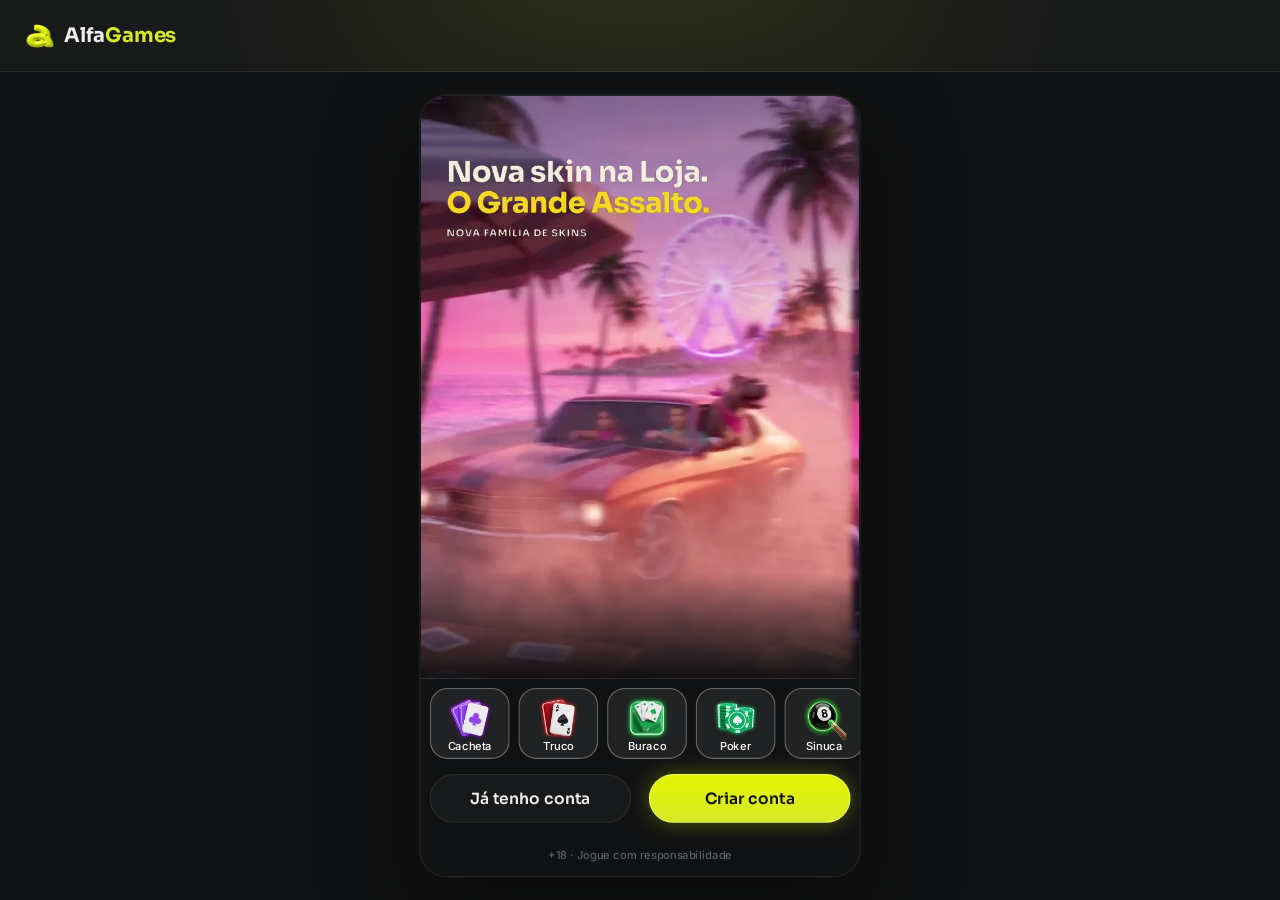
<file: index.html>
<!doctype html>
<html lang="pt-BR">
<head>
<meta charset="utf-8">
<meta name="viewport" content="width=device-width, initial-scale=1, viewport-fit=cover, user-scalable=no">
<meta name="robots" content="noindex, nofollow">
<meta name="theme-color" content="#141e2a">
<meta name="mobile-web-app-capable" content="yes">
<meta name="apple-mobile-web-app-capable" content="yes">
<meta name="apple-mobile-web-app-status-bar-style" content="black-translucent">
<title>Alfa Games · protótipo</title>
<link rel="icon" href="assets/ui/logo_icon.webp">
<link rel="preconnect" href="https://fonts.googleapis.com">
<link rel="preconnect" href="https://fonts.gstatic.com" crossorigin>
<link rel="stylesheet" href="https://fonts.googleapis.com/css2?family=Inter:wght@400;500;600;700&family=Sora:wght@600;700;800&display=swap">
<link rel="stylesheet" href="css/tokens.css?v=alfa-11261814">
<link rel="stylesheet" href="css/ui.css?v=alfa-11261814">
<link rel="stylesheet" href="css/screens.css?v=alfa-11261814">
<link rel="stylesheet" href="css/game.css?v=alfa-11261814">
<link rel="stylesheet" href="css/desk.css?v=alfa-11261814">
<link rel="stylesheet" href="css/missoes.css?v=alfa-11261814">
</head>
<body>
<svg width="0" height="0" style="position:absolute" aria-hidden="true">
  <defs><clipPath id="hexclip" clipPathUnits="objectBoundingBox"><path id="hexpath" d=""/></clipPath></defs>
  <symbol id="s-E" viewBox="0 0 16 20"><path d="M8 0C5 4 0 7.5 0 11.5C0 14 2 16 4.5 16C5.7 16 6.8 15.5 7.5 14.7C7.3 16.6 6.5 18.3 5 20H11C9.5 18.3 8.7 16.6 8.5 14.7C9.2 15.5 10.3 16 11.5 16C14 16 16 14 16 11.5C16 7.5 11 4 8 0Z"/></symbol>
  <symbol id="s-C" viewBox="0 0 20 18.4"><path d="M10 18.35L8.55 17.03C3.4 12.36 0 9.28 0 5.5C0 2.420 2.42 0 5.5 0C7.24 0 8.91 0.81 10 2.09C11.09 0.81 12.76 0 14.5 0C17.58 0 20 2.42 20 5.5C20 9.28 16.6 12.36 11.45 17.04L10 18.35Z"/></symbol>
  <symbol id="s-O" viewBox="0 0 15 20"><path d="M7.5 0L15 10L7.5 20L0 10L7.5 0Z"/></symbol>
  <symbol id="s-P" viewBox="0 0 18 18.5"><path d="M9 0C11.3 0 13.2 1.9 13.2 4.2C13.2 5 13 5.7 12.6 6.3C13 6.2 13.4 6.1 13.8 6.1C16.1 6.1 18 8 18 10.3C18 12.6 16.1 14.5 13.8 14.5C12.5 14.5 11.3 13.9 10.5 12.9C10.7 14.9 11.6 16.8 13.1 18.5H4.9C6.4 16.8 7.3 14.9 7.5 12.9C6.7 13.9 5.5 14.5 4.2 14.5C1.9 14.5 0 12.6 0 10.3C0 8 1.9 6.1 4.2 6.1C4.6 6.1 5 6.2 5.4 6.3C5 5.7 4.8 5 4.8 4.2C4.8 1.9 6.7 0 9 0Z"/></symbol>
  <symbol id="i-copy" viewBox="0 0 448 512"><path d="M208 0H332.1c12.7 0 24.9 5.1 33.9 14.1l67.9 67.9c9 9 14.1 21.2 14.1 33.9V336c0 26.5-21.5 48-48 48H208c-26.5 0-48-21.5-48-48V48c0-26.5 21.5-48 48-48zM48 128h80v64H64V448H256V416h64v48c0 26.5-21.5 48-48 48H48c-26.5 0-48-21.5-48-48V176c0-26.5 21.5-48 48-48z"/></symbol>
  <symbol id="i-share" viewBox="0 0 448 512"><path d="M352 224c53 0 96-43 96-96s-43-96-96-96s-96 43-96 96c0 4 .2 8 .7 11.9l-94.1 47C145.4 170.2 121.9 160 96 160c-53 0-96 43-96 96s43 96 96 96c25.9 0 49.4-10.2 66.6-26.9l94.1 47c-.5 3.9-.7 7.8-.7 11.9c0 53 43 96 96 96s96-43 96-96s-43-96-96-96c-25.9 0-49.4 10.2-66.6 26.9l-94.1-47c.5-3.9 .7-7.8 .7-11.9s-.2-8-.7-11.9l94.1-47C302.6 213.8 326.1 224 352 224z"/></symbol>
  <symbol id="i-wa" viewBox="0 0 448 512"><path d="M380.9 97.1C339 55.1 283.2 32 223.9 32c-122.4 0-222 99.6-222 222 0 39.1 10.2 77.3 29.6 111L0 480l117.7-30.9c32.4 17.7 68.9 27 106.1 27h.1c122.3 0 224.1-99.6 224.1-222 0-59.3-25.2-115-67.1-157zm-157 341.6c-33.2 0-65.7-8.9-94-25.7l-6.7-4-69.8 18.3L72 359.2l-4.4-7c-18.5-29.4-28.2-63.3-28.2-98.2 0-101.7 82.8-184.5 184.6-184.5 49.3 0 95.6 19.2 130.4 54.1 34.8 34.9 56.2 81.2 56.1 130.5 0 101.8-84.9 184.6-186.6 184.6zm101.2-138.2c-5.5-2.8-32.8-16.2-37.9-18-5.1-1.9-8.8-2.8-12.5 2.8-3.7 5.6-14.3 18-17.6 21.8-3.2 3.7-6.5 4.2-12 1.4-32.6-16.3-54-29.1-75.5-66-5.7-9.8 5.7-9.1 16.3-30.3 1.8-3.7.9-6.9-.5-9.7-1.4-2.8-12.5-30.1-17.1-41.2-4.5-10.8-9.1-9.3-12.5-9.5-3.2-.2-6.9-.2-10.6-.2-3.7 0-9.7 1.4-14.8 6.9-5.1 5.6-19.4 19-19.4 46.3 0 27.3 19.9 53.7 22.6 57.4 2.8 3.7 39.1 59.7 94.8 83.8 35.2 15.2 49 16.5 66.6 13.9 10.7-1.6 32.8-13.4 37.4-26.4 4.6-13 4.6-24.1 3.2-26.4-1.3-2.5-5-3.9-10.5-6.6z"/></symbol>
  <symbol id="i-pen" viewBox="0 0 512 512"><path d="M362.7 19.3L314.3 67.7 444.3 197.7l48.4-48.4c25-25 25-65.5 0-90.5L453.3 19.3c-25-25-65.5-25-90.5 0zm-71 71L58.6 323.5c-10.4 10.4-18 23.3-22.2 37.4L1 481.2C-1.5 489.7 .8 498.8 7 505s15.3 8.5 23.7 6.1l120.3-35.4c14.1-4.2 27-11.8 37.4-22.2L421.7 220.3 291.7 90.3z"/></symbol>
  <symbol id="i-plus" viewBox="0 0 448 512"><path d="M256 80c0-17.7-14.3-32-32-32s-32 14.3-32 32v144H48c-17.7 0-32 14.3-32 32s14.3 32 32 32h144v144c0 17.7 14.3 32 32 32s32-14.3 32-32V288h144c17.7 0 32-14.3 32-32s-14.3-32-32-32H256V80z"/></symbol>
  <symbol id="i-chev-l" viewBox="0 0 320 512"><path d="M9.4 233.4c-12.5 12.5-12.5 32.8 0 45.3l192 192c12.5 12.5 32.8 12.5 45.3 0s12.5-32.8 0-45.3L77.3 256 246.6 86.6c12.5-12.5 12.5-32.8 0-45.3s-32.8-12.5-45.3 0l-192 192z"/></symbol>
  <symbol id="i-chev-r" viewBox="0 0 320 512"><path d="M310.6 233.4c12.5 12.5 12.5 32.8 0 45.3l-192 192c-12.5 12.5-32.8 12.5-45.3 0s-12.5-32.8 0-45.3L242.7 256 73.4 86.6c-12.5-12.5-12.5-32.8 0-45.3s32.8-12.5 45.3 0l192 192z"/></symbol>
  <symbol id="i-chev-l-light" viewBox="0 0 320 512"><path d="M20.7 267.3c-6.2-6.2-6.2-16.4 0-22.6l192-192c6.2-6.2 16.4-6.2 22.6 0s6.2 16.4 0 22.6L54.6 256 235.3 436.7c6.2 6.2 6.2 16.4 0 22.6s-16.4 6.2-22.6 0l-192-192z"/></symbol>
  <symbol id="i-chev-r-light" viewBox="0 0 320 512"><path d="M299.3 244.7c6.2 6.2 6.2 16.4 0 22.6l-192 192c-6.2 6.2-16.4 6.2-22.6 0s-6.2-16.4 0-22.6L265.4 256 84.7 75.3c-6.2-6.2-6.2-16.4 0-22.6s16.4-6.2 22.6 0l192 192z"/></symbol>
  <symbol id="i-x" viewBox="0 0 384 512"><path d="M324.5 411.1c6.2 6.2 16.4 6.2 22.6 0s6.2-16.4 0-22.6L214.6 256 347.1 123.5c6.2-6.2 6.2-16.4 0-22.6s-16.4-6.2-22.6 0L192 233.4 59.5 100.9c-6.2-6.2-16.4-6.2-22.6 0s-6.2 16.4 0 22.6L169.4 256 36.9 388.5c-6.2 6.2-6.2 16.4 0 22.6s16.4 6.2 22.6 0L192 278.6 324.5 411.1z"/></symbol>
  <symbol id="i-search" viewBox="0 0 512 512"><path d="M384 208A176 176 0 1 0 32 208a176 176 0 1 0 352 0zM343.3 366C307 397.2 259.7 416 208 416C93.1 416 0 322.9 0 208S93.1 0 208 0S416 93.1 416 208c0 51.7-18.8 99-50 135.3L507.3 484.7c6.2 6.2 6.2 16.4 0 22.6s-16.4 6.2-22.6 0L343.3 366z"/></symbol>
  <symbol id="i-check" viewBox="0 0 512 512"><path d="M256 512A256 256 0 1 0 256 0a256 256 0 1 0 0 512zM369 209L241 337c-9.4 9.4-24.6 9.4-33.9 0l-64-64c-9.4-9.4-9.4-24.6 0-33.9s24.6-9.4 33.9 0l47 47L335 175c9.4-9.4 24.6-9.4 33.9 0s9.4 24.6 0 33.9z"/></symbol>
  <symbol id="i-eye" viewBox="0 0 576 512"><path d="M288 32c-80.8 0-145.5 36.8-192.6 80.6C48.6 156 17.3 208 2.5 243.7c-3.3 7.9-3.3 16.7 0 24.6C17.3 304 48.6 356 95.4 399.4C142.5 443.2 207.2 480 288 480s145.5-36.8 192.6-80.6c46.8-43.5 78.1-95.4 93-131.1c3.3-7.9 3.3-16.7 0-24.6c-14.9-35.7-46.2-87.7-93-131.1C433.5 68.8 368.8 32 288 32zM144 256a144 144 0 1 1 288 0 144 144 0 1 1 -288 0zm144-64c0 35.3-28.7 64-64 64c-7.1 0-13.9-1.2-20.3-3.3c-5.5-1.8-11.9 1.6-11.7 7.4c.3 6.9 1.3 13.8 3.2 20.7c13.7 51.2 66.4 81.6 117.6 67.9s81.6-66.4 67.9-117.6c-11.1-41.5-47.8-69.4-88.6-71.1c-5.8-.2-9.2 6.1-7.4 11.7c2.1 6.4 3.3 13.2 3.3 20.3z"/></symbol>
  <symbol id="i-send" viewBox="0 0 512 512"><path d="M498.1 5.6c10.1 7 15.4 19.1 13.5 31.2l-64 416c-1.5 9.7-7.4 18.2-16 23s-18.9 5.4-28 1.6L284 427.7l-68.5 74.1c-8.9 9.7-22.9 12.9-35.2 8.1S160 493.2 160 480V396.4c0-4 1.5-7.8 4.2-10.7L331.8 202.8c5.8-6.3 5.6-16-.4-22s-15.7-6.4-22-.7L106 360.8 17.7 316.6C7.1 311.3 .3 300.7 0 288.9s5.9-22.8 16.1-28.7l448-256c10.7-6.1 23.9-5.5 34 1.4z"/></symbol>
  <symbol id="i-star" viewBox="0 0 576 512"><path d="M316.9 18C311.6 7 300.4 0 288.1 0s-23.4 7-28.8 18L195 150.3 51.4 171.5c-12 1.8-22 10.2-25.7 21.7s-.7 24.2 7.9 32.7L137.8 329 113.2 474.7c-2 12 3 24.2 12.9 31.3s23 8 33.8 2.3l128.3-68.5 128.3 68.5c10.8 5.7 23.9 4.9 33.8-2.3s14.9-19.3 12.9-31.3L438.5 329 542.7 225.9c8.6-8.5 11.7-21.2 7.9-32.7s-13.7-19.9-25.7-21.7L381.2 150.3 316.9 18z"/></symbol>
  <symbol id="i-star-o" viewBox="0 0 576 512"><path d="M287.9 0c9.2 0 17.6 5.2 21.6 13.5l68.6 141.3 153.2 22.6c9 1.3 16.5 7.6 19.3 16.3s.5 18.1-5.9 24.5L433.6 328.4l26.2 155.6c1.5 9-2.2 18.1-9.7 23.5s-17.3 6-25.3 1.7l-137-73.2L151 509.1c-8.1 4.3-17.9 3.7-25.3-1.7s-11.2-14.5-9.7-23.5l26.2-155.6L31.1 218.2c-6.5-6.4-8.7-15.9-5.9-24.5s10.3-14.9 19.3-16.3l153.2-22.6L266.3 13.5C270.4 5.2 278.7 0 287.9 0zm0 79L235.4 187.2c-3.5 7.1-10.2 12.1-18.1 13.3L99 217.9 184.9 303c5.5 5.5 8.1 13.3 6.8 21L171.4 443.7l105.2-56.2c7.1-3.8 15.6-3.7 22.6 0l105.2 56.2L384.2 324.1c-1.3-7.7 1.2-15.5 6.8-21l85.9-85.1L358.6 200.5c-7.8-1.2-14.6-6.1-18.1-13.3L287.9 79z"/></symbol>
</svg>

<!-- desktop (js/desk.js): header largo, menu e chat ao vivo em volta da coluna 9:16 -->
<header class="dkh" id="dkh"></header>
<aside class="dkl" id="dkl" aria-label="Menu"></aside>
<aside class="dkr" id="dkr" aria-label="Chat ao vivo"></aside>

<div class="stage-wrap"><div class="phone" id="phone">
  <div class="status" aria-hidden="true"><span>9:41</span><span class="island"></span>
    <span class="icons"><svg width="18" height="12" viewBox="0 0 18 12" fill="#fff"><rect x="0" y="8" width="3" height="4" rx="1"/><rect x="5" y="5.5" width="3" height="6.5" rx="1"/><rect x="10" y="3" width="3" height="9" rx="1"/><rect x="15" y="0" width="3" height="12" rx="1"/></svg><svg width="16" height="12" viewBox="0 0 16 12" fill="#fff"><path d="M8 2.2c2.3 0 4.4.9 6 2.4l1.1-1.1A10 10 0 0 0 8 .6 10 10 0 0 0 .9 3.5L2 4.6a8.4 8.4 0 0 1 6-2.4zm0 3.3c1.4 0 2.7.5 3.7 1.4l1.1-1.1A7 7 0 0 0 8 3.9a7 7 0 0 0-4.8 1.9l1.1 1.1c1-.9 2.3-1.4 3.7-1.4zm0 3.3c.6 0 1.1.2 1.5.6L8 11 6.5 9.4c.4-.4.9-.6 1.5-.6z"/></svg><svg width="27" height="13" viewBox="0 0 27 13" fill="none"><rect x=".5" y=".5" width="23" height="12" rx="3.5" stroke="#fff" opacity=".4"/><rect x="2" y="2" width="20" height="9" rx="2" fill="#fff"/><rect x="25" y="4.5" width="1.6" height="4" rx=".8" fill="#fff" opacity=".4"/></svg></span>
  </div>
  <div class="app" id="app">
    <!-- telas do app (renderizadas pelo js/screens.js) -->
    <section class="scr" id="view"></section>

    <!-- tela de jogo: os motores (js/games.js) desenham dentro dela -->
    <section class="scr game-scr" id="scr-game" hidden>
      <header class="hud" id="hud"></header>
      <div class="jogo" id="jogo"><div class="board" id="board"></div></div>
      <nav class="mnav" id="mnav">
        <button data-g="voltar"><span class="back"><svg><use href="#i-chev-l-light"/></svg></span><span>Voltar</span></button>
        <button data-g="chat"><img class="ic" src="assets/icons/chat.webp" alt=""><span>Chat</span></button>
        <button data-g="mesa"><img class="ic" src="assets/icons/friends.webp" alt=""><span>Mesa</span></button>
        <button data-g="voz"><img class="ic" id="micIco" src="assets/icons/microphone-off.webp" alt=""><span>Voz</span></button>
        <button data-g="ajustes"><img class="ic" src="assets/icons/gear.webp" alt=""><span>Ajustes</span></button>
      </nav>
    </section>

    <div class="toast" id="toast"><span class="hint-pill" id="toastTxt"></span></div>
    <div id="sheet"></div>
    <div id="overlay"></div>
  </div>
</div></div>

<script src="js/core.js?v=alfa-11261814"></script>
<script src="js/ui.js?v=alfa-11261814"></script>
<script src="js/screens.js?v=alfa-11261814"></script>
<script src="js/loja.js?v=alfa-11261814"></script>
<script src="js/social.js?v=alfa-11261814"></script>
<script src="js/torneios.js?v=alfa-11261814"></script>
<script src="js/sala.js?v=alfa-11261814"></script>
<script src="js/missoes.js?v=alfa-11261814"></script>
<script src="js/games.js?v=alfa-11261814"></script>
<script src="js/sinuca.js?v=alfa-11261814"></script>
<script src="js/desk.js?v=alfa-11261814"></script>
<script src="js/boot.js?v=alfa-11261814"></script>
</body>
</html>
</file>
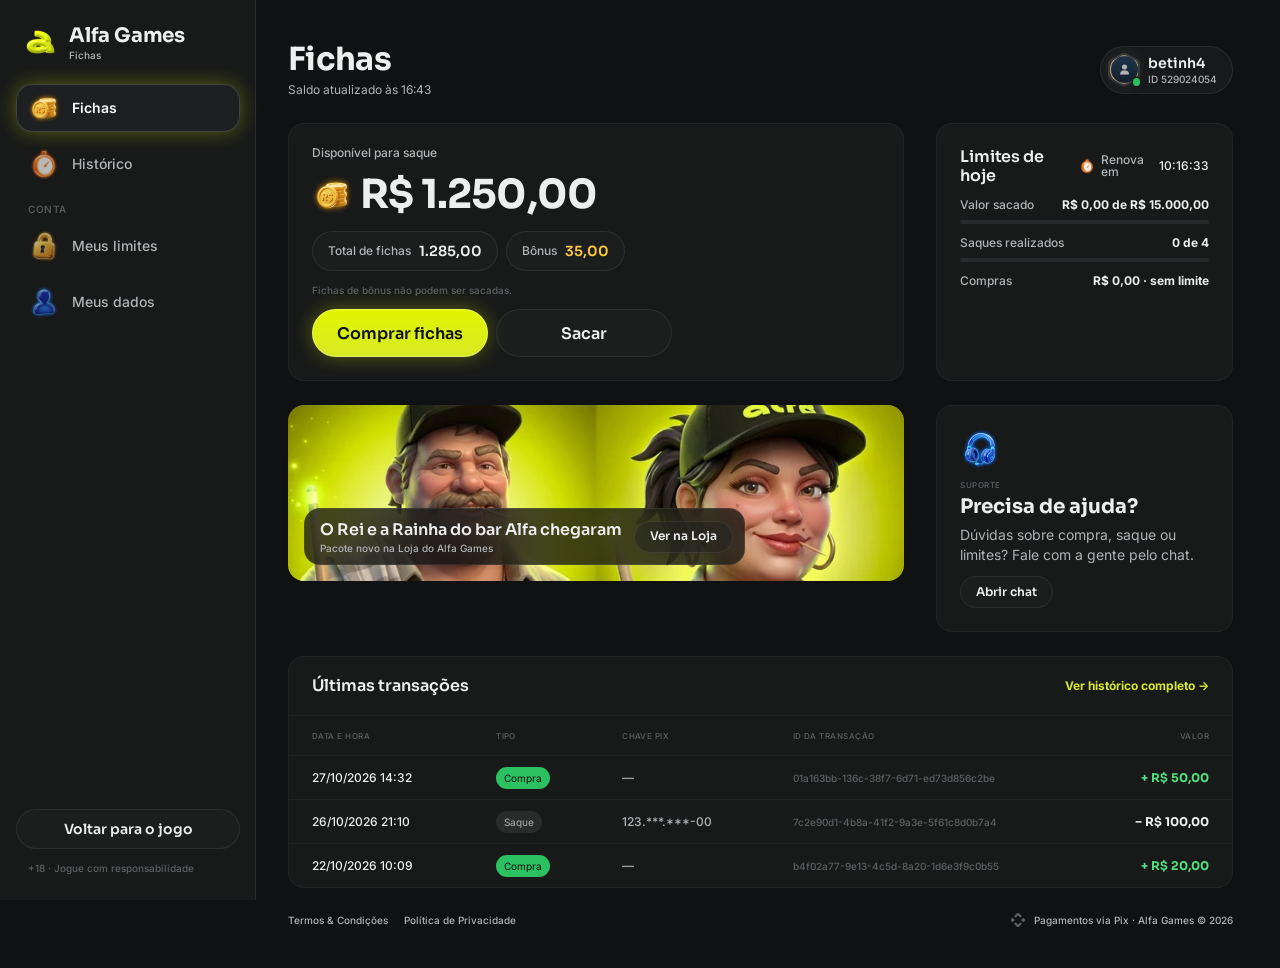
<file: fichas/index.html>
<!doctype html>
<html lang="pt-BR">
<head>
<meta charset="utf-8">
<meta name="viewport" content="width=device-width, initial-scale=1, viewport-fit=cover">
<meta name="robots" content="noindex, nofollow">
<meta name="theme-color" content="#101112">
<title>Fichas · Alfa Games</title>
<link rel="icon" href="../assets/ui/logo_icon.webp">
<link rel="preconnect" href="https://fonts.googleapis.com">
<link rel="preconnect" href="https://fonts.gstatic.com" crossorigin>
<link rel="stylesheet" href="https://fonts.googleapis.com/css2?family=Inter:wght@400;500;600;700&family=Sora:wght@600;700;800&display=swap">
<link rel="stylesheet" href="../css/tokens.css?v=20261119a">
<link rel="stylesheet" href="../css/ui.css?v=20261119a">
<link rel="stylesheet" href="fichas.css?v=20261119a">
</head>
<body>
<svg width="0" height="0" style="position:absolute" aria-hidden="true">
  <defs><clipPath id="hexclip" clipPathUnits="objectBoundingBox"><path id="hexpath" d=""/></clipPath></defs>
  <symbol id="i-chev-l-light" viewBox="0 0 320 512"><path d="M20.7 267.3c-6.2-6.2-6.2-16.4 0-22.6l192-192c6.2-6.2 16.4-6.2 22.6 0s6.2 16.4 0 22.6L54.6 256 235.3 436.7c6.2 6.2 6.2 16.4 0 22.6s-16.4 6.2-22.6 0l-192-192z"/></symbol>
  <symbol id="i-x" viewBox="0 0 384 512"><path d="M324.5 411.1c6.2 6.2 16.4 6.2 22.6 0s6.2-16.4 0-22.6L214.6 256 347.1 123.5c6.2-6.2 6.2-16.4 0-22.6s-16.4-6.2-22.6 0L192 233.4 59.5 100.9c-6.2-6.2-16.4-6.2-22.6 0s-6.2 16.4 0 22.6L169.4 256 36.9 388.5c-6.2 6.2-6.2 16.4 0 22.6s16.4 6.2 22.6 0L192 278.6 324.5 411.1z"/></symbol>
  <symbol id="i-check" viewBox="0 0 448 512"><path d="M438.6 105.4c12.5 12.5 12.5 32.8 0 45.3l-256 256c-12.5 12.5-32.8 12.5-45.3 0l-128-128c-12.5-12.5-12.5-32.8 0-45.3s32.8-12.5 45.3 0L160 338.7 393.4 105.4c12.5-12.5 32.8-12.5 45.3 0z"/></symbol>
  <symbol id="i-copy" viewBox="0 0 448 512"><path d="M208 0H332.1c12.7 0 24.9 5.1 33.9 14.1l67.9 67.9c9 9 14.1 21.2 14.1 33.9V336c0 26.5-21.5 48-48 48H208c-26.5 0-48-21.5-48-48V48c0-26.5 21.5-48 48-48zM48 128h80v64H64V448H256V416h64v48c0 26.5-21.5 48-48 48H48c-26.5 0-48-21.5-48-48V176c0-26.5 21.5-48 48-48z"/></symbol>
  <symbol id="i-pix" viewBox="0 0 24 24"><path d="M6.1 6.3 10.1 2.3a2.7 2.7 0 0 1 3.8 0l4 4-2.3 2.3-2.9-2.9a1 1 0 0 0-1.4 0L8.4 8.6 6.1 6.3zm11.8 11.4-4 4a2.7 2.7 0 0 1-3.8 0l-4-4 2.3-2.3 2.9 2.9a1 1 0 0 0 1.4 0l2.9-2.9 2.3 2.3zM2.3 10.1l1.6-1.6L7.4 12l-3.5 3.5-1.6-1.6a2.7 2.7 0 0 1 0-3.8zm19.4 0a2.7 2.7 0 0 1 0 3.8l-1.6 1.6-3.5-3.5 3.5-3.5 1.6 1.6z"/></symbol>
</svg>

<div class="fx">
  <aside class="side" id="side" aria-label="Menu"></aside>
  <div class="main">
    <header class="mtop" id="mtop"></header>
    <main class="page" id="page"></main>
    <footer class="foot" id="foot"></footer>
  </div>
</div>
<div class="veil" id="veil" hidden><section class="drawer" id="drawer" role="dialog" aria-modal="true"></section></div>
<div class="toast" id="toast"><span class="hint-pill" id="toastTxt"></span></div>

<script src="fichas.js?v=20261119a"></script>
</body>
</html>
</file>
<file: css/tokens.css>
/* Alfa Games · tokens do DS EstrelaGames (Rjx31bgpOt4m1U8DVKyWtd · modo Alfa Games), valores resolvidos 1:1 */
:root{
  color-scheme: dark;
  /* background */
  --bg-default:#101112; --bg-subtle:#181919; --bg-strong:#212223; --bg-raised:#28292a; --bg-inset:#010101; --bg-highlight:#ffffff14; --bg-chrome:#181919; --bg-divider:#28292a; --bg-band:#00000052;
  --bga-default-50:#10111280; --bga-default-75:#101112bf; --bga-subtle-50:#18191980; --bga-subtle-75:#181919bf;
  --bga-strong-25:#21222340; --bga-strong-50:#21222380; --bga-strong-75:#212223bf;
  --bga-secondary-16:#d7e92629; --bga-secondary-32:#d7e92652; --bga-accent-12:#ffc8411f;
  /* border */
  --border-muted:#ffffff14; --border-default:#212223; --border-strong:#383a3b; --border-focus:#e2f500;
  --border-hl-top:#ffffff29; --border-gold-top:#e9f4ade5; --border-gold-bottom:#e2f5005c;
  /* text */
  --text-default:#edeeee; --text-muted:#b0b4b6; --text-link:#d7e926; --text-subtle:#5d6062; --text-disabled:#454849;
  --text-brand:#d7e926; --text-success:#52de7e; --text-error:#ff6b6e; --text-prize:#ffc841;
  --text-on-color:#ffffff; --text-on-color-muted:#ffffffd9; --text-on-color-subtle:#ffffffb2; --text-on-light:#101112;
  /* system */
  --sys-info:#ebff00; --sys-success:#2cc160; --sys-success-strong:#8cf0a9; --sys-warning:#ffbe2e; --sys-error:#ef4452;
  --sysa-success-25:#2cc16040; --sysa-error-25:#ef445240; --sysa-info-25:#3b74f540;
  --notification-error:#ef4452;
  /* effects */
  --hl-subtle:#ffffff29; --hl:#ffffff52; --hl-strong:#ffffff7a;
  --shadow-faint:#0000001f; --shadow-subtle:#0000003d; --shadow:#00000066; --shadow-strong:#00000080;
  --glow-info:#e2f50052; --glow-accent:#ffbe2e52; --glow-success:#52de7ea3; --glow-gold:#d7e92652; --glow-blue:#d7e926; --glow-red:#ff6b6e;
  /* surfaces */
  --surface-card-top:#181919; --surface-card-bottom:#101112; --surface-elevated-top:#28292a; --surface-elevated-bottom:#181919;
  /* buttons */
  --btn-primary-top:#e2f500; --btn-primary-bg:#6a731a; --btn-secondary-border:#ebff00;
  --btn-disabled-top:#28292a; --btn-disabled-bg:#28292a; --btn-disabled-text:#454849;
  /* tabs */
  --tab-default-text:#b0b4b6; --tab-container:#212223; --input-border:#212223;
  --tab-padrao:#e2f500; --tab-padrao-tint:#e2f5003d; --tab-rosa:#e93d82; --tab-rosa-tint:#e93d823d;
  /* games */
  --game-truco:#e5484d; --game-paulista:#3b74f5; --game-cacheta:#8752f2; --game-tranca:#2cc160; --game-buraco:#1f9a4a;
  --game-poker:#0fa968; --game-sinuca:#2fa35a; --game-todos:#ebff00; --game-domino:#14b8a6; --game-dama:#f76b15; --game-xadrez:#5b6cff;
  --game-paulista-tint:#3b74f53d; --game-truco-tint:#e5484d3d; --game-cacheta-tint:#8752f23d; --game-buraco-tint:#1f9a4a3d; --game-poker-tint:#0fa9683d; --game-sinuca-tint:#2fa35a3d;
  /* crew */
  --crew-engenheiro:#4fb3ff; --crew-comandante:#f5c542; --crew-piloto:#ff5a36; --crew-navegador:#e86bff; --crew-explorador:#4dffb8;
  --crew-bar:#ff9f43; --crew-reis:#34d399; --crew-nobru:#3d8bff; --crew-inhui:#ff4fb0;
  /* famílias da página Skins (mesma cor da chamada do Truco) */
  --crew-laje:#ff7f50; --crew-portaria:#3ddc84; --crew-live:#b45cff; --crew-feira:#ffa62b; --crew-navalha:#ff4fb0; --crew-varzea:#5be37d; --crew-oficina:#3db8ff; --crew-posto:#ff3b4a; --crew-fliper:#a45cff; --crew-grau:#4fa3ff; --crew-palpite:#f2b233; --crew-assalto:#ff4fa3;
  /* stake / table */
  --stake-padrao-top:#444b02; --stake-padrao-bottom:#232709; --stake-iniciante-top:#1f9a4a; --stake-iniciante-bottom:#1f502c;
  --table-card-top:#1f5a4a; --table-card-bottom:#0f2e2a; --table-stake:#ffc841;
  --plus-bg:#52de7e; --plus-icon:#101112;
  --btn-success-top:#52de7e; --btn-success-bg:#1f9a4a; /* DS button-glass ☰ Type=Success (Comprar) */
  /* cards */
  --card-face:#ffffff; --card-border:#9ea2a4; --suit-red:#c72c3d; --suit-black:#141922; --back-top:#555d14; --back-bottom:#2d3200;
  /* seat timer */
  --seat-timer-track:#ffffff1f; --seat-timer:#ebff00;
  /* type */
  --f-display:"Sora", "Inter", system-ui, sans-serif;
  --f-ui:"Inter", system-ui, -apple-system, sans-serif;
  --f-call:"Industry", "Sora", sans-serif;
  /* marca · Alfa Games (sobrescreve) */
  --back-top:#555d14; --back-bottom:#17190e; --btn-primary-text:#101112; --btn-primary-bg:#d7e926; --crew-nobru:#EBFF00; --crew-inhui:#EBFF00; --crew-rainhaalfa:#D7E926;
}
/* estilos de texto do DS */
.t-d3xl{font:700 64px/1.2 var(--f-display);letter-spacing:-.02em}
.t-d2xl{font:700 48px/1.2 var(--f-display);letter-spacing:-.02em}
.t-dxl{font:700 40px/1.2 var(--f-display);letter-spacing:-.02em}
.t-dl{font:700 32px/1.2 var(--f-display);letter-spacing:-.02em}
.t-dm{font:700 24px/1.2 var(--f-display);letter-spacing:-.01em}
.t-ds{font:700 20px/1.2 var(--f-display);letter-spacing:-.01em}
.t-dxs{font:600 16px/1.2 var(--f-display)}
.t-d2xs{font:600 14px/1.2 var(--f-display)}
.t-d3xs{font:600 12px/1.2 var(--f-display)}
.t-hm{font:700 20px/1.2 var(--f-ui)}
.t-ll{font:500 16px/1 var(--f-ui)} .t-lm{font:500 14px/1 var(--f-ui)} .t-ls{font:500 12px/1 var(--f-ui)} .t-lxs{font:500 10px/1 var(--f-ui)} .t-l2xs{font:500 8px/1 var(--f-ui)}
.t-link{font:700 12px/1.5 var(--f-ui)}
.t-p2xl{font:400 20px/1.5 var(--f-ui)} .t-pm{font:400 14px/1.5 var(--f-ui)} .t-ps{font:400 12px/1.5 var(--f-ui)}
</file>
<file: css/ui.css>
/* EstrelaGames · base + componentes do DS (Apple Gamer Style · Glass). Medidas 1:1 com o Figma (frame 375). */
*{box-sizing:border-box}
html,body{height:100%;margin:0}
body{background:#05080c;color:var(--text-default);font-family:var(--f-ui);-webkit-font-smoothing:antialiased;overflow:hidden;-webkit-text-size-adjust:100%}
button{font:inherit;color:inherit;border:0;background:none;padding:0;margin:0;cursor:pointer;-webkit-tap-highlight-color:transparent;text-align:inherit}
button:focus-visible,[role="button"]:focus-visible{outline:2px solid var(--border-focus);outline-offset:2px}
/* cards clicáveis são div[role=button]: o WebKit (iPhone) não estica os filhos de um <button> com flex */
[role="button"]{cursor:pointer;-webkit-tap-highlight-color:transparent;-webkit-user-select:none;user-select:none;outline:0}
input{font:inherit;color:inherit;border:0;background:none;outline:0;padding:0;margin:0;min-width:0}
img,video{display:block;max-width:100%;user-select:none;-webkit-user-drag:none}
video::-webkit-media-controls,video::-webkit-media-controls-start-playback-button,video::-webkit-media-controls-overlay-play-button{display:none!important;-webkit-appearance:none} /* sem botão de play: os vídeos são fundo */
svg{display:block}
[hidden]{display:none!important}
.ic{flex:none;object-fit:contain;pointer-events:none}

/* ---------- aparelho ---------- */
.stage-wrap{position:fixed;inset:0;display:flex;align-items:center;justify-content:center}
.phone{position:relative;width:375px;height:812px;background:var(--bg-subtle);overflow:hidden;border-radius:48px;box-shadow:0 0 0 10px #0c1016,0 0 0 11px #2a3340,0 40px 80px rgba(0,0,0,.6);transform-origin:center;display:flex;flex-direction:column}
.status{position:relative;flex:none;height:44px;display:flex;align-items:center;justify-content:space-between;padding:0 26px 0 32px;font:600 15px/1 var(--f-ui);background:var(--bg-subtle);z-index:60;pointer-events:none}
.status .island{position:absolute;left:50%;top:10px;width:118px;height:32px;margin-left:-59px;border-radius:20px;background:#000}
.status .icons{display:flex;gap:6px;align-items:center}
.app{position:relative;flex:1;min-height:0;overflow:hidden}
@media (max-width:520px){
  .phone{width:100vw;height:100vh;height:100dvh;border-radius:0;box-shadow:none;transform:none!important}
  .status{display:none}
  .app{padding-top:env(safe-area-inset-top,0px)}
}
.scr{position:absolute;inset:0;display:flex;flex-direction:column;background:var(--bg-subtle);overflow:hidden}
.app>.scr{top:env(safe-area-inset-top,0px)}
@media (min-width:521px){.app>.scr{top:0}}
.scroll{flex:1;min-height:0;overflow-y:auto;overflow-x:hidden;-webkit-overflow-scrolling:touch;scrollbar-width:none;overscroll-behavior:contain}
.scroll::-webkit-scrollbar,.hscroll::-webkit-scrollbar{display:none}
/* linha com rolagem lateral: sem clip, sangra até a borda da tela (regra Oct 26) */
.hscroll{display:flex;overflow-x:auto;overflow-y:visible;scrollbar-width:none;margin:0 -8px;padding:0 8px;scroll-padding:0 8px;-webkit-overflow-scrolling:touch}

/* ---------- ícones 3D ---------- */
.i16{width:16px;height:16px}.i20{width:20px;height:20px}.i24{width:24px;height:24px}.i28{width:28px;height:28px}.i32{width:32px;height:32px}.i36{width:36px;height:36px}.i40{width:40px;height:40px}.i48{width:48px;height:48px}

/* ---------- header-game (Mobile · Glass) ---------- */
.hdr{position:relative;flex:none;height:64px;display:flex;align-items:center;gap:4px;padding:8px 12px;background:var(--bg-subtle);overflow:hidden;z-index:20}
.hdr::before{content:"";position:absolute;left:48px;top:-70px;width:280px;height:140px;border-radius:50%;background:var(--glow-blue);filter:blur(60px);opacity:.15;pointer-events:none}
.hdr .side{position:relative;flex:1;min-width:0;display:flex;align-items:center;gap:4px}
.hdr .logo{width:24px;height:36px;display:grid;place-items:center;flex:none}
.hdr .logo img{width:25px;height:24px}
.cpill{flex:1;min-width:0;height:34px;display:flex;align-items:center;gap:2px;padding:4px;border-radius:999px;background:linear-gradient(90deg,#52de7e1a,#21222306),var(--bga-strong-50);box-shadow:inset 0 0 0 1px var(--border-muted);overflow:hidden}
.cpill.bonus{padding:4px 8px 4px 4px;background:linear-gradient(90deg,#21222306,#ffc8411a),var(--bga-strong-50)}
.cpill .ic{width:24px;height:24px}
.cpill .t{flex:1;min-width:0;display:flex;flex-direction:column;gap:2px;text-align:left}
.cpill .t small{font:500 8px/1 var(--f-ui);color:var(--text-muted)}
.cpill .t b{font:700 12px/10px var(--f-ui);color:var(--text-default);white-space:nowrap;overflow:hidden;text-overflow:ellipsis}
.cpill.bonus .t b{color:var(--text-prize)}
.cpill .plus{width:20px;height:20px;border-radius:10px;background:var(--plus-bg);display:grid;place-items:center;flex:none}
.cpill .plus svg{width:12px;height:12px;fill:var(--plus-icon)}
/* saldo com seta: abre o dropdown (DS header-game ◉ Expanded) */
.cpill .chev{width:20px;height:20px;display:grid;place-items:center;flex:none}
.cpill .chev svg{width:10px;height:10px;fill:var(--text-muted);transform:rotate(90deg);transition:transform .2s}
.cpill.open{box-shadow:inset 0 0 0 1px var(--border-strong)} .cpill.open .chev svg{transform:rotate(-90deg)}
.hdr .hbuy{flex:1;min-width:0}
/* dropdown do saldo (DS balance-panel) · celular: preso embaixo do header */
.baldrop{position:absolute;left:0;right:0;top:64px;bottom:0;z-index:45;background:var(--bga-default-75);animation:fade .15s both}
.balp{display:flex;flex-direction:column;gap:16px;max-height:100%;overflow:auto;padding:16px 16px 24px;background:var(--bg-subtle);border-radius:0 0 24px 24px;box-shadow:inset 0 -1px 0 var(--hl-subtle),0 16px 40px rgba(0,0,0,.4);animation:balIn .22s cubic-bezier(.2,.8,.2,1) both}
@keyframes balIn{from{transform:translateY(-12px);opacity:0}}
.balp .top{display:flex;justify-content:space-between;align-items:center}
.balp .top small{font:500 12px/1.2 var(--f-ui);color:var(--text-muted)}
.balp .tv{display:flex;align-items:center;gap:4px}
.balp .eye,.balp .x{display:grid;place-items:center;width:28px;height:28px}
.balp .eye svg{width:20px;height:20px;fill:var(--text-muted)}
.balp .x svg{width:12px;height:12px;fill:var(--text-muted);transform:rotate(-90deg)}
.balp .rows{display:flex;flex-direction:column;gap:12px}
.balp .kv{display:flex;justify-content:space-between;gap:12px;font:400 14px/1.4 var(--f-ui);color:var(--text-muted)}
.balp .kv b{font-weight:400;color:var(--text-default);font-variant-numeric:tabular-nums;text-align:right}
.balp hr{border:0;height:1px;background:var(--border-muted);margin:0}
.balp .acts{display:flex;gap:12px} .balp .acts .btn{flex:1}
/* Bônus Fidelidade (DS _loyalty-bonus): Resgatar quando tem valor · Juntando com a seta que abre as regras */
.fid{display:flex;flex-direction:column;gap:12px;padding:8px 12px 8px 8px;border-radius:24px;background:var(--bga-strong-50);box-shadow:inset 0 0 0 1px var(--border-muted)}
.fid.ready{flex-direction:row;align-items:center;gap:8px}
.fid .ic{width:28px;height:28px;flex:none}
.fid .t{flex:1;min-width:0;display:flex;flex-direction:column;gap:2px;text-align:left}
.fid .t b{font:400 14px/1.3 var(--f-ui);color:var(--text-default)}
.fid .t small{font:500 10px/1.2 var(--f-ui);color:var(--text-muted)}
.fid .v{font:400 14px/1 var(--f-ui);font-variant-numeric:tabular-nums}
.fid .row{display:flex;align-items:center;gap:8px;width:100%}
.fid .chev{width:20px;height:20px;display:grid;place-items:center;flex:none}
.fid .chev svg{width:10px;height:10px;fill:var(--text-muted);transform:rotate(90deg);transition:transform .2s}
.fid.open{border-radius:16px;padding:8px 12px 12px 8px} .fid.open .chev svg{transform:rotate(-90deg)}
.fid .more{display:flex;flex-direction:column;gap:12px}
.fid .wk{display:flex;flex-direction:column;gap:4px;padding:12px;border-radius:12px;background:var(--bga-default-50);box-shadow:inset 0 0 0 1px var(--border-muted)}
.fid .wk small{font:500 12px/1.2 var(--f-ui);color:var(--text-muted)}
.fid .wk b{font:700 20px/1.2 var(--f-display);color:var(--text-prize);font-variant-numeric:tabular-nums}
.fid p{margin:0;font:400 12px/1.5 var(--f-ui);color:var(--text-muted)}
.fid .kv{font-size:12px}
.hbell{position:relative;width:36px;height:36px;border-radius:18px;background:var(--bga-strong-50);box-shadow:inset 0 0 0 1px var(--border-muted);display:grid;place-items:center;flex:none}
.hbell .ic{width:28px;height:28px}
.hbell i{position:absolute;left:28px;top:0;width:8px;height:8px;border-radius:50%;background:var(--notification-error)}
.hbell i[hidden]{display:none}

/* ---------- header-avatar (hexágono com borda da tripulação) ---------- */
.hav{position:relative;display:inline-block;flex:none;width:var(--w,44px);height:var(--h,48px)}
.hav .gl{position:absolute;left:-4.5%;top:0;width:109%;aspect-ratio:1;border-radius:50%;background:var(--cc);filter:blur(calc(var(--w,44px) * .16));opacity:.45;pointer-events:none}
.hav .hx{position:absolute;inset:0;-webkit-clip-path:url(#hexclip);clip-path:url(#hexclip);background:var(--cc)}
.hav .hx img{position:absolute;inset:2px;width:calc(100% - 4px);height:calc(100% - 4px);object-fit:cover;object-position:center top;-webkit-clip-path:url(#hexclip);clip-path:url(#hexclip);background:var(--bg-raised)}
.hav .on{position:absolute;left:77%;top:75%;width:23%;aspect-ratio:1;border-radius:50%;background:var(--sys-success);box-shadow:0 0 0 1.5px var(--bg-subtle)}
.hav.xs{--w:24px;--h:26px}.hav.s{--w:32px;--h:35px}.hav.m{--w:44px;--h:48px}.hav.l{--w:56px;--h:60px}
.hav.xs .hx img,.hav.s .hx img{inset:1.5px;width:calc(100% - 3px);height:calc(100% - 3px)}
.hav.empty{height:var(--w)}
.hav.empty .av0{position:absolute;inset:4.5%;width:91%;height:91%}
.hav.empty .add{position:absolute;left:63.6%;top:63.6%;width:27.3%;height:27.3%;border-radius:50%;background:var(--plus-bg);box-shadow:0 0 0 1.2px var(--bg-subtle);display:grid;place-items:center}
.hav.empty .add svg{width:58%;height:58%;fill:var(--plus-icon)}

/* ---------- avatar circular (avatar-estrela-games) ---------- */
.av{position:relative;display:inline-block;vertical-align:middle;flex:none;width:var(--s,48px);height:var(--s,48px);border-radius:50%;background:linear-gradient(180deg,var(--surface-elevated-top),var(--surface-elevated-bottom));box-shadow:inset 0 0 0 var(--bw,2px) #ffffff29}
.av img{position:absolute;inset:var(--bw,2px);width:calc(100% - 2*var(--bw,2px));height:calc(100% - 2*var(--bw,2px));border-radius:50%;object-fit:cover;object-position:center top}
.av.s{--s:32px;--bw:1px}.av.m{--s:48px;--bw:2px}.av.l{--s:80px;--bw:3px}.av.xl{--s:120px;--bw:4px}
.av .lvl{position:absolute;left:50%;bottom:-4px;transform:translateX(-50%);padding:1px 6px;border-radius:999px;background:var(--bg-raised);box-shadow:0 0 0 2px var(--bg-default);font:600 12px/14px var(--f-display);white-space:nowrap}
.av.empty .ph{position:absolute;inset:25%;width:50%;height:50%;fill:#ffffff52}
.av .addb{position:absolute;left:63.3%;top:63.3%;width:36.7%;height:36.7%;border-radius:50%;background:var(--plus-bg);display:grid;place-items:center;box-shadow:0 0 0 3px var(--bg-subtle)}
.av .addb svg{width:50%;height:50%;fill:#fff}

/* ---------- navbar-glass ---------- */
.nav{position:absolute;left:16px;right:16px;bottom:calc(12px + env(safe-area-inset-bottom,0px));height:64px;display:flex;align-items:stretch;padding:4px;border-radius:24px;background:var(--bga-strong-75);box-shadow:inset 0 0 0 1px var(--border-muted);-webkit-backdrop-filter:blur(24px);backdrop-filter:blur(24px);z-index:30}
.nav>button{position:relative;flex:1;min-width:0;display:flex;flex-direction:column;align-items:center;justify-content:center;border-radius:20px}
.nav>button .ic{width:32px;height:32px;opacity:.75}
.nav>button>span{font:500 10px/1 var(--f-ui);color:var(--text-subtle);white-space:nowrap}
.nav>button.on{flex:none;width:104px;justify-content:flex-end;gap:2px;padding-bottom:6px;background:var(--bga-secondary-16);box-shadow:inset 0 0 0 1px var(--hl-subtle),0 0 20px var(--glow-info)}
.nav>button.on .ic{position:absolute;left:28px;top:-14px;width:48px;height:48px;opacity:1}
.nav>button.on .lr{width:100%;display:flex;align-items:center;justify-content:space-between;padding:0 8px}
.nav>button.on .lr span{font:500 10px/1 var(--f-ui);color:var(--text-on-color)}
.nav .lr i{width:16px;height:16px;display:grid;place-items:center}
.nav .lr svg{width:10px;height:16px;fill:var(--text-on-color)}

/* ---------- game-block ---------- */
.gb{position:relative;flex:none;width:72px;height:64px;border-radius:16px;display:flex;flex-direction:column;align-items:center;justify-content:center;padding:4px 0;background:var(--tab-container);box-shadow:inset 0 0 0 1px var(--hl);font:500 10px/1 var(--f-ui);color:var(--text-on-color);white-space:nowrap}
.gb .ic{width:40px;height:40px}
.gb.on{justify-content:flex-end;padding:0 0 6px;background:var(--gc);box-shadow:0 4px 12px var(--gs,transparent)}
.gb.on .ic{position:absolute;left:50%;top:-12px;width:60px;height:60px;margin-left:-30px}
.gb .lk{position:absolute;right:4px;top:4px;width:14px;height:14px;opacity:.8}
.gb.on .lk{display:none}
.games-row{gap:8px;padding-top:12px;margin-top:-12px}
.games-row .gb{width:72px}

/* ---------- tabs ---------- */
.tabs{display:flex;gap:2px;height:44px;padding:4px;border-radius:12px;background:var(--bg-raised);box-shadow:inset 0 0 0 1px var(--input-border)}
.tabs>button{position:relative;flex:1;min-width:0;height:34px;border-radius:8px;display:flex;align-items:center;justify-content:center;padding:8px 16px;font:500 12px/1 var(--f-ui);color:var(--tab-default-text);white-space:nowrap}
.tabs>button.on{background:var(--tc-tint);font:700 12px/18px var(--f-ui);color:var(--text-default)}
.tabs>button.on::after{content:"";position:absolute;left:50%;bottom:0;width:24px;height:3px;margin-left:-12px;border-radius:2px;background:var(--tc);box-shadow:0 0 8px var(--tc)}
.tabs>button .lk{font:500 9px/1 var(--f-ui);margin-left:4px;opacity:.7}
.tabs{--tc:var(--tab-padrao);--tc-tint:var(--tab-padrao-tint)}
.tabs.t-azul{--tc:var(--game-paulista);--tc-tint:var(--game-paulista-tint)}
.tabs.t-vermelha{--tc:var(--game-truco);--tc-tint:var(--game-truco-tint)}
.tabs.t-roxa{--tc:var(--game-cacheta);--tc-tint:var(--game-cacheta-tint)}
.tabs.t-verde{--tc:var(--game-buraco);--tc-tint:var(--game-buraco-tint)}
.tabs.t-rosa{--tc:var(--tab-rosa);--tc-tint:var(--tab-rosa-tint)}

/* ---------- button-glass ---------- */
.btn{display:inline-flex;align-items:center;justify-content:center;gap:8px;white-space:nowrap;transition:transform .12s,filter .12s;flex:none}
.btn:active{transform:scale(.97)}
.btn.l{height:48px;padding:0 24px;border-radius:24px;font:600 16px/1.2 var(--f-display)}
.btn.m{height:40px;padding:0 20px;border-radius:20px;font:600 14px/1.2 var(--f-display)}
.btn.s{height:32px;padding:0 16px;border-radius:16px;font:600 12px/1.2 var(--f-display)}
.btn.xl{height:56px;padding:0 24px;border-radius:28px;font:600 16px/1.2 var(--f-display)}
.btn.m44{height:44px;border-radius:22px}
.btn.pri{background:linear-gradient(180deg,var(--btn-primary-top),var(--btn-primary-bg));box-shadow:inset 0 0 0 1px var(--hl),0 0 20px var(--glow-info);color:var(--btn-primary-text)}
.btn.sec{background:var(--bga-strong-50);box-shadow:inset 0 0 0 1px var(--border-muted);color:var(--text-default)}
.btn.ok{background:linear-gradient(180deg,var(--btn-success-top),var(--btn-success-bg));box-shadow:inset 0 0 0 1px var(--hl),0 0 20px var(--glow-success);color:#fff}
.btn:disabled,.btn.dis{background:var(--btn-disabled-bg);box-shadow:none;color:var(--btn-disabled-text);pointer-events:none}
.btn.danger-txt{background:none;box-shadow:none;color:var(--text-error);font:500 14px/1 var(--f-ui)}
.btn.fill{flex:1;min-width:0}
.btn.wide{width:100%}
.btn .ic{width:20px;height:20px}

/* ---------- button-icon ---------- */
.bicon{width:40px;height:40px;border-radius:20px;display:grid;place-items:center;flex:none;background:var(--bga-strong-50);box-shadow:inset 0 0 0 1px var(--border-muted)}
.bicon .ic{width:24px;height:24px}
.bicon.s{width:32px;height:32px;border-radius:16px}.bicon.s .ic{width:20px;height:20px}
.bicon svg{width:14px;height:14px;fill:var(--text-default)}
.bicon.s28{width:28px;height:28px;border-radius:14px}.bicon.s28 svg{width:16px;height:16px}

/* ---------- tag ---------- */
.tag{display:inline-flex;align-items:center;gap:4px;padding:2px 8px;border-radius:999px;font:400 12px/18px var(--f-ui);white-space:nowrap;flex:none}
.tag.neutral{background:#ffffff14;color:var(--text-muted)}
.tag.gold{padding:3px 8px;background:#d7e92629;color:#fff;box-shadow:inset 0 0 0 1px #e9f4ad8c}
.tag.success{background:var(--sys-success);color:var(--bg-default)}
.tag.danger{background:var(--sys-error);color:var(--text-default)}
.tag.info{background:var(--sys-info);color:var(--text-default)}
.tag.live{background:var(--sys-error);color:var(--text-default)}
.tag.beginner{background:var(--game-buraco);color:var(--text-default)}

/* ---------- section-title ---------- */
.stitle{display:flex;align-items:center;justify-content:space-between;gap:16px}
.stitle .tx{flex:1;min-width:0;display:flex;flex-direction:column;gap:2px}
.stitle b{font:700 20px/1.2 var(--f-display);letter-spacing:-.01em}
.stitle small{font:500 12px/1 var(--f-ui);color:var(--text-muted)}
.trow{display:flex;align-items:center;justify-content:space-between;gap:8px}
.trow b{font:600 14px/1.2 var(--f-display)}
.trow small{font:500 10px/1 var(--f-ui);color:var(--text-subtle)}

/* ---------- page-top ---------- */
.ptop{flex:none;display:flex;align-items:center;justify-content:space-between;gap:8px;padding:8px;min-height:45px}
.ptop .l{display:flex;align-items:center;gap:8px;min-width:0}
.ptop .back{width:28px;height:28px;border-radius:14px;display:grid;place-items:center;background:var(--bga-strong-50);box-shadow:inset 0 0 0 1px var(--border-muted);flex:none}
.ptop .back svg{width:10px;height:16px;fill:var(--text-default)}
.ptop .tx{display:flex;flex-direction:column;min-width:0}
.ptop .tx b{font:600 16px/1.2 var(--f-display);white-space:nowrap;overflow:hidden;text-overflow:ellipsis}
.ptop .tx small{display:flex;align-items:center;gap:4px;font:500 10px/1 var(--f-ui);color:var(--text-muted)}
.ptop .tx small i{width:6px;height:6px;border-radius:50%;background:var(--sys-success)}

/* ---------- input-search / input ---------- */
.search{display:flex;align-items:center;gap:8px;height:40px;padding:0 16px 0 12px;border-radius:20px;background:var(--bga-strong-50);box-shadow:inset 0 0 0 1px var(--border-muted)}
.search svg{width:16px;height:16px;fill:var(--text-muted);flex:none}
.search input{flex:1;font:500 12px/1 var(--f-ui);color:var(--text-default)}
.search input::placeholder{color:var(--text-muted)}
.field{display:flex;flex-direction:column;gap:8px}
.field>label{font:500 14px/1 var(--f-ui);color:var(--text-default)}
.field .box{display:flex;align-items:center;gap:8px;height:40px;padding:8px 12px;border-radius:12px;background:var(--bga-strong-50);box-shadow:inset 0 0 0 1px var(--border-muted)}
.field .box:focus-within{box-shadow:inset 0 0 0 1px var(--border-focus)}
.field .box input{flex:1;font:400 14px/1.5 var(--f-ui);color:var(--text-default)}
.field .box input::placeholder{color:var(--text-disabled)}
.field .box button svg{width:20px;height:20px;fill:var(--text-muted)}

/* ---------- otp ---------- */
.otp{display:flex;gap:8px;justify-content:center}
.otp .bx{width:48px;height:56px;border-radius:12px;background:#ffffff14;display:grid;place-items:center;font:700 24px/1.2 var(--f-display);color:var(--text-default);box-shadow:inset 0 0 0 1px var(--border-muted)}
.otp .bx.act{background:#ffffff1f;box-shadow:inset 0 0 0 2px var(--border-focus),0 0 12px var(--glow-info)}
.otp .bx.act::after{content:"";width:2px;height:24px;background:var(--border-focus);animation:blink 1s steps(1) infinite}
@keyframes blink{50%{opacity:0}}
.otp-in{position:absolute;opacity:0;pointer-events:none;width:1px;height:1px}

/* ---------- progress ---------- */
.prog{height:4px;border-radius:999px;background:#ffffff1f;overflow:hidden;flex:1}
.prog i{display:block;height:100%;border-radius:inherit;background:var(--tab-padrao);transition:width .3s}

/* ---------- stake-pill ---------- */
.stakes{position:relative;height:128px;overflow:hidden;margin:0 -8px}
.stakes .track{position:absolute;top:8px;left:50%;transform:translateX(-50%);display:flex;align-items:center;gap:8px;height:112px}
.sp{position:relative;flex:none;display:flex;flex-direction:column;border-radius:16px;padding:4px 4px 0;background:linear-gradient(180deg,var(--surface-elevated-top),var(--surface-card-bottom));box-shadow:inset 0 0 0 1px #ffffff29,0 16px 40px var(--shadow);transition:width .25s,height .25s}
.sp .st{position:relative;flex:1;align-self:stretch;border-radius:12px;display:flex;flex-direction:column;align-items:center;justify-content:center;gap:4px;background:linear-gradient(180deg,var(--stake-padrao-top),var(--stake-padrao-bottom));box-shadow:inset 0 0 0 1px var(--hl-subtle),inset 0 2px 8px var(--shadow)}
.sp .v{display:flex;align-items:center;gap:4px;font:600 14px/1.2 var(--f-display);white-space:nowrap}
.sp .v .ic{width:14px;height:14px}
.sp .q{position:absolute;top:4px;right:4px;display:flex;align-items:center;gap:3px;padding:2px 5px;border-radius:8px;background:var(--bga-strong-50);font:500 8px/1 var(--f-ui);white-space:nowrap}
.sp .q::before{content:"";width:5px;height:5px;border-radius:50%;background:var(--sys-success)}
.sp .tg{padding:2px 6px;border-radius:6px;background:var(--bga-strong-50);font:500 8px/1 var(--f-ui);color:var(--text-success)}
.sp .ft{flex:none;display:flex;align-items:center;justify-content:center;gap:3px;padding:4px 0 5px;white-space:nowrap}
.sp .ft small{font:500 8px/1 var(--f-ui);color:var(--text-muted)}
.sp .ft b{font:500 8px/1 var(--f-ui)}
.sp.ini .st{background:linear-gradient(180deg,var(--stake-iniciante-top),var(--stake-iniciante-bottom))}
.sp.S{width:68px;height:68px;padding:4px}
.sp.S .q,.sp.S .ft,.sp.S .tg{display:none}
.sp.M{width:88px;height:88px}
.sp.M .v{font:600 16px/1.2 var(--f-display)} .sp.M .v .ic{width:18px;height:18px}
.sp.L{width:112px;height:112px}
.sp.L .v{font:700 20px/1.2 var(--f-display);letter-spacing:-.01em} .sp.L .v .ic{width:24px;height:24px}
.sp.L .ft b{font:500 10px/1 var(--f-ui)}
.sp.on{box-shadow:inset 0 0 0 2px var(--btn-secondary-border),0 0 20px var(--glow-info)}
.sp.on .st{background:linear-gradient(180deg,var(--btn-primary-top),var(--btn-primary-bg))}
.sp.on.ini .st{background:linear-gradient(180deg,var(--stake-iniciante-top),var(--stake-iniciante-bottom))}
.stake-grid{display:grid;grid-template-columns:repeat(3,minmax(0,1fr));gap:12px}
.stake-grid .sp{width:auto;height:88px}

/* ---------- table-glass (mesa aberta) ---------- */
.tg-row{display:grid;grid-template-columns:repeat(2,minmax(0,1fr));gap:16px 8px}
.tgl{position:relative;height:92px;border-radius:46px;padding:4px;display:flex;background:linear-gradient(180deg,var(--surface-elevated-top),var(--surface-card-bottom));box-shadow:inset 0 0 0 1px #ffffff29,0 16px 40px var(--shadow);text-align:left}
.tgl .felt{flex:1;align-self:stretch;min-width:0;display:flex;align-items:center;padding:10px 12px 6px 70px;border-radius:41px;background:linear-gradient(180deg,var(--table-card-top),var(--table-card-bottom));box-shadow:inset 0 0 0 1px var(--hl-subtle),inset 0 2px 8px var(--shadow)}
.tgl .vals{display:flex;flex-direction:column;gap:4px;min-width:0}
.tgl .vals b{font:600 14px/1.2 var(--f-display);color:var(--table-stake);white-space:nowrap}
.tgl .vals small{font:500 10px/1 var(--f-ui);color:#ffffffb2;white-space:nowrap}
.tgl .seats{display:flex;align-items:center;gap:2px;height:20px}
.tgl .seats .pl{display:flex}
.tgl .seats .pl span{width:20px;height:20px;border-radius:10px;overflow:hidden;background:var(--cc);margin-right:-6px;box-shadow:0 0 0 1px var(--table-card-bottom)}
.tgl .seats .pl span img{width:100%;height:100%;object-fit:cover;object-position:center top}
.tgl .seats em{font:600 12px/14px var(--f-display);font-style:normal;margin-left:8px}
.tgl .tab{position:absolute;left:50%;top:-8px;transform:translateX(-50%);padding:2px 8px;border-radius:8px;background:var(--surface-elevated-top);box-shadow:inset 0 0 0 1px var(--border-muted);font:500 10px/12px var(--f-ui);color:var(--text-subtle);white-space:nowrap}
.tgl .deck{position:absolute;left:14px;top:25px;width:52px;height:52px}
.tgl.locked .felt>*{opacity:.55}
.tgl.pool{border-radius:16px}
.tgl.pool .felt{border-radius:12px;position:relative;overflow:hidden;background:linear-gradient(180deg,#2fa35a,#145c32)}
.tgl.pool .felt::before{content:"";position:absolute;left:30%;top:0;bottom:0;border-left:1px solid #ffffff29}
.tgl.pool .pk{position:absolute;width:10px;height:10px;border-radius:50%;background:#000000b2;box-shadow:inset 0 0 0 1px #ffffff1f}

/* ---------- action-tile ---------- */
.atile{width:80px;height:64px;border-radius:16px;display:flex;flex-direction:column;align-items:center;justify-content:center;background:var(--bga-strong-50);box-shadow:inset 0 0 0 1px var(--border-muted);font:600 14px/1.2 var(--f-display);flex:none}
.atile .ic{width:28px;height:28px}

/* ---------- bottom sheet (sheet glass) ---------- */
.veil{position:absolute;inset:0;z-index:50;background:var(--bga-default-75);display:flex;align-items:flex-end;animation:fade .2s both}
.bsheet{position:relative;width:100%;max-height:calc(100% - 24px);display:flex;flex-direction:column;align-items:stretch;gap:12px;padding:8px 12px calc(24px + env(safe-area-inset-bottom,0px));border-radius:24px 24px 0 0;background:var(--bg-subtle);box-shadow:inset 0 1px 0 var(--hl-subtle),0 16px 40px var(--shadow);animation:up .28s cubic-bezier(.2,.9,.3,1) both;overflow:hidden}
.bsheet.g16{gap:16px}
.bsheet .handle{width:36px;height:4px;border-radius:2px;background:var(--border-muted);align-self:center;flex:none}
.bsheet .scroll{margin:0 -12px;padding:0 12px}
.sh-h{display:flex;align-items:center;gap:12px;flex:none}
.sh-h>.ic{width:36px;height:36px}
.sh-h .tx{flex:1;min-width:0;display:flex;flex-direction:column;gap:2px}
.sh-h .tx b{font:600 16px/1.2 var(--f-display)}
.sh-h .tx small{font:500 10px/1.2 var(--f-ui);color:var(--text-subtle)}
.sh-h .tx small.ok{display:flex;align-items:center;gap:6px;color:var(--sys-success)}
.sh-h .tx small.ok::before{content:"";width:8px;height:8px;border-radius:50%;background:var(--sys-success)}
.xbtn{width:32px;height:32px;border-radius:16px;display:grid;place-items:center;background:var(--bga-strong-50);box-shadow:inset 0 0 0 1px var(--border-muted);flex:none}
.xbtn svg{width:14px;height:14px;fill:var(--text-default)}
@keyframes up{from{transform:translateY(100%)}to{transform:none}}
@keyframes fade{from{opacity:0}}
@keyframes pop{from{transform:scale(.3);opacity:0}}

/* ---------- hint (pílula) / toast ---------- */
.hint-pill{display:inline-flex;align-items:center;gap:4px;padding:4px 12px;border-radius:999px;background:var(--bga-strong-75);box-shadow:inset 0 0 0 1px var(--hl-subtle);font:500 10px/1.2 var(--f-ui);color:var(--text-default);white-space:nowrap;-webkit-backdrop-filter:blur(12px);backdrop-filter:blur(12px)}
.toast{position:absolute;left:50%;top:72px;transform:translate(-50%,-8px);opacity:0;transition:opacity .2s,transform .2s;z-index:90;pointer-events:none;max-width:calc(100% - 32px)}
.toast .hint-pill{font-size:11px;padding:6px 14px;white-space:normal;text-align:center}
.toast.show{opacity:1;transform:translate(-50%,0)}

/* ---------- list / cells ---------- */
.cell{display:flex;flex-direction:column;gap:2px;padding:8px;border-radius:12px;background:var(--bga-strong-50);box-shadow:inset 0 0 0 1px var(--border-muted);min-width:0;flex:1}
.cell small{font:500 10px/1 var(--f-ui);color:var(--text-subtle)}
.cell b{font:600 14px/1.2 var(--f-display);white-space:nowrap}
.card-raised{border-radius:16px;background:var(--bg-raised)}
.muted{color:var(--text-muted)}.subtle{color:var(--text-subtle)}.prize{color:var(--text-prize)}.ok{color:var(--text-success)}.err{color:var(--text-error)}

@media (prefers-reduced-motion: reduce){*,*::before,*::after{animation-duration:.01ms!important;animation-iteration-count:1!important;transition-duration:.01ms!important}}
</file>
<file: css/screens.css>
/* EstrelaGames · layout das telas (frames do Figma · arquivo WkFIFdpiEMFdsQUZqbs5JA) */

/* ---------- Onboarding · M01 Boas-vindas ---------- */
.ob1{background:var(--bg-default)}
.ob1 .hero{position:relative;flex:1;min-height:0;overflow:hidden;background:#05080c}
.ob1 .hero video{position:absolute;inset:0;width:100%;height:100%;object-fit:cover;object-position:center top}
.ob1 .hero::after{content:"";position:absolute;left:0;right:0;bottom:0;height:96px;background:linear-gradient(180deg,#10111200,var(--bg-default));pointer-events:none}
.ob1 .bottom{flex:none;display:flex;flex-direction:column;gap:2px;padding-bottom:env(safe-area-inset-bottom,0px)}
.ob1 .copy{padding:8px 8px 0}
.ob1 .copy .hscroll{gap:8px}
.ob1 .acts{display:flex}
.ob1 .acts>div{flex:1;min-width:0;padding:12px 8px;display:flex}
.ob1 .acts .btn{flex:1}
.ob1 .legal{margin:0;padding:10px 0 14px;text-align:center;font:500 10px/1 var(--f-ui);color:var(--text-subtle)}

/* ---------- Onboarding · M02–M05 cadastro ---------- */
.ob{padding:12px 8px calc(24px + env(safe-area-inset-bottom,0px));gap:24px}
.ob .obtop{flex:none;display:flex;align-items:center;gap:12px}
.ob .obtop .back{width:32px;height:32px;border-radius:16px;display:grid;place-items:center;background:var(--bga-strong-50);box-shadow:inset 0 0 0 1px var(--border-muted);flex:none}
.ob .obtop .back svg{width:10px;height:16px;fill:var(--text-default)}
.ob .obtop span{font:500 12px/1 var(--f-ui);color:var(--text-muted);flex:none}
.ob .obc{flex:1;min-height:0;display:flex;flex-direction:column;justify-content:space-between;gap:24px;overflow-y:auto;scrollbar-width:none}
.ob .obc::-webkit-scrollbar{display:none}
.ob .obtx{display:flex;flex-direction:column;gap:8px}
.ob h1{margin:0;font:700 32px/1.2 var(--f-display);letter-spacing:-.02em}
.ob .obtx p{margin:0;font:400 14px/1.5 var(--f-ui);color:var(--text-muted)}
.ob .form{display:flex;flex-direction:column;gap:20px}
.ob .obft{display:flex;flex-direction:column;gap:12px;flex:none}
.ob .note{margin:0;font:500 10px/1.4 var(--f-ui);color:var(--text-subtle);text-align:center}
.ob .note a{color:var(--text-link);text-decoration:none}
.ob .resend{display:flex;align-items:center;justify-content:space-between;gap:8px;font:500 14px/1 var(--f-ui);color:var(--text-muted)}
.ob .checks{display:flex;flex-direction:column;gap:10px}
.ob .checks div{display:flex;align-items:center;gap:8px;font:500 12px/1 var(--f-ui);color:var(--text-subtle)}
.ob .checks svg{width:16px;height:16px;fill:var(--text-disabled)}
.ob .checks div.on{color:var(--text-default)}
.ob .checks div.on svg{fill:var(--sys-success)}
.ob .avatar-pick{display:flex;justify-content:center}
.ob .avatar-pick .av{box-shadow:inset 0 0 0 3px var(--btn-secondary-border),0 0 20px var(--glow-info)}
.ob .avail{display:flex;align-items:center;gap:6px;font:500 12px/1 var(--f-ui);color:var(--text-success)}
.ob .avail svg{width:14px;height:14px;fill:currentColor}
.ob .avail.err{color:var(--text-error)}
.ob .sugs{display:flex;flex-wrap:wrap;align-items:center;gap:8px}
.ob .sugs .sl{font:500 10px/1 var(--f-ui);color:var(--text-muted)}
.ob .sugs .tag{cursor:pointer;font:600 12px/14px var(--f-display);padding:4px 10px}

/* ---------- Lobby (Home sem skin) ---------- */
.lobby .glowtop{position:absolute;left:48px;top:-70px;width:280px;height:140px;border-radius:50%;background:var(--glow-blue);filter:blur(60px);opacity:.22;pointer-events:none;z-index:0}
.lobby .content{position:relative;display:flex;flex-direction:column;gap:12px;padding:12px 8px 96px}
.lobby .modos{display:flex;align-items:center;gap:8px}
.lobby .modos .tabs{flex:1;min-width:0}
.lobby .sec{display:flex;flex-direction:column;gap:8px}
.lobby .sec.open{gap:16px}
.lobby .soon-note{margin:-4px 0 0;font:500 12px/1.4 var(--f-ui);color:var(--text-subtle);text-align:center;padding:0 16px}

/* ---------- Home com skin (Jogos) ---------- */
.home{gap:12px}
.home .stage{position:relative;flex:1;min-height:0;margin:0 8px;border-radius:12px;overflow:hidden;background:#0b1220;box-shadow:inset 0 0 0 1px var(--border-strong)}
.home .stage video{position:absolute;inset:0;width:100%;height:100%;object-fit:cover;object-position:center top}
.home .stage .shade{position:absolute;left:0;right:0;bottom:0;height:320px;background:linear-gradient(180deg,#18191900,var(--bg-subtle));pointer-events:none}
.home .stage .ct{position:absolute;inset:0;display:flex;flex-direction:column;justify-content:space-between;gap:8px;padding:8px 8px calc(90px + env(safe-area-inset-bottom,0px))}
.home .stage .gl{display:flex;flex-direction:column;gap:8px;width:70px;min-height:0;overflow-y:auto;padding-top:12px;margin-top:-12px;scrollbar-width:none}
.home .stage .gl::-webkit-scrollbar{display:none}
.home .stage .gl .gb{width:70px;flex:none}
.home .stage .gl .gb:not(.on){background:#212223b8;-webkit-backdrop-filter:blur(12px);backdrop-filter:blur(12px)}
.home .stage .acts{display:flex;gap:8px;align-items:center}
.home .stage .acts .btn{flex:1;height:64px;border-radius:24px;font:600 16px/1.2 var(--f-display)}
.home .stage .acts .atile{-webkit-backdrop-filter:blur(12px);backdrop-filter:blur(12px)}
/* lobby (sem skin): Treino ao lado do Jogar, igual à Home com skin (Figma M01/D01, 03/11) */
.lobby .sec .acts{display:flex;gap:8px;align-items:center}
.lobby .sec .acts .btn{flex:1;height:64px;border-radius:24px;font:600 16px/1.2 var(--f-display)}
.home .rw-hint{position:absolute;left:50%;top:72px;transform:translateX(-50%);z-index:25}

/* ---------- fila (partida rápida / mesa) ---------- */
.qslots{display:grid;gap:8px}
.qslot{height:96px;border-radius:12px;background:var(--bga-strong-50);box-shadow:inset 0 0 0 1px var(--border-muted);display:flex;flex-direction:column;align-items:center;justify-content:center;gap:6px;font:500 10px/1 var(--f-ui);color:var(--text-subtle);min-width:0;padding:0 4px;text-align:center}
.qslot.filled{color:var(--text-default)}
.qslot .spin{width:28px;height:28px;border-radius:50%;border:3px solid var(--border-muted);border-top-color:var(--btn-primary-top);animation:spin 1s linear infinite}
.qslot b{font:500 10px/1.2 var(--f-ui);max-width:100%;overflow:hidden;text-overflow:ellipsis;white-space:nowrap}
@keyframes spin{to{transform:rotate(360deg)}}
.qcount{font:700 64px/1 var(--f-display);text-align:center;text-shadow:0 0 24px var(--glow-info)}
.qinfo{margin:0;font:500 12px/1.4 var(--f-ui);color:var(--text-muted);text-align:center}

/* ---------- Loja ---------- */
.pg-top{flex:none;display:flex;flex-direction:column;gap:2px}
.loja .content,.pack .content,.diamantes .content{display:flex;flex-direction:column;gap:16px;padding:0 8px calc(24px + env(safe-area-inset-bottom,0px))} /* sem navbar: a Loja abre pelo botão da Home */
.chips{gap:8px;padding:4px 8px}
.chip{flex:none;height:36px;display:flex;align-items:center;gap:6px;padding:0 12px 0 8px;border-radius:12px;background:var(--bga-strong-50);box-shadow:inset 0 0 0 1px var(--border-muted);font:500 12px/1 var(--f-ui);color:var(--text-default);white-space:nowrap}
.chip .ic{width:20px;height:20px}
.chip.on{background:var(--bga-secondary-16);box-shadow:inset 0 0 0 1.5px var(--btn-secondary-border),0 0 12px var(--glow-info);color:var(--text-on-color)}
.chip.big{height:40px}.chip.big .ic{width:24px;height:24px}
/* skin-pack-card */
.spk{position:relative;display:flex;flex-direction:column;text-align:left;width:100%}
.spk.L{height:176px;justify-content:space-between;padding:12px;border-radius:20px;overflow:hidden;background-color:var(--skin-art-base,#28292a);background-size:cover;box-shadow:inset 0 0 0 1px var(--border-muted)}
.spk.L::before{content:"";position:absolute;inset:0;background:linear-gradient(180deg,#28292a00 45%,#28292a 100%);pointer-events:none}
.spk.L>*{position:relative}
.spk.L .top{display:flex;gap:8px}
.spk.L .info{display:flex;align-items:center;justify-content:space-between;gap:12px}
.spk.L .info .tx{display:flex;flex-direction:column;min-width:0}
.spk.L .info b{font:600 16px/1.2 var(--f-display)}
.spk.L .info small{font:500 10px/1 var(--f-ui);color:var(--text-muted)}
.spk .tag{font-size:12px}
.spk.S{gap:6px}
.spk.S .art{position:relative;height:96px;border-radius:16px;overflow:hidden;background-color:#28292a;background-size:cover;box-shadow:inset 0 0 0 1px var(--border-muted)}
.spk.S .art::before{content:"";position:absolute;inset:0;background:linear-gradient(180deg,#28292a00 45%,#28292ad9 100%)}
.spk.S .art .tag{position:absolute;left:6px;top:6px;padding:2px 8px}
.spk.S .art .price{position:absolute;right:6px;bottom:6px;padding:3px 8px;border-radius:999px;background:var(--bga-strong-75);box-shadow:inset 0 0 0 1px var(--border-muted);font:500 10px/1 var(--f-ui);-webkit-backdrop-filter:blur(12px);backdrop-filter:blur(12px)}
.spk.S .art .lock{position:absolute;left:50%;top:28px;width:40px;height:40px;margin-left:-20px}
.spk.S.blocked .art{background:var(--bga-strong-75)}
.spk.S.blocked.t1 .art{background:linear-gradient(180deg,#e93d8214,#3a2a6440),var(--bga-strong-75)}
.spk.S.blocked.t2 .art{background:linear-gradient(180deg,#1fb6e814,#28292a40),var(--bga-strong-75)}
.spk.S.blocked .art::before{display:none}
.spk.S .tx{display:flex;flex-direction:column;padding-left:2px}
.spk.S .tx b{font:700 12px/1.5 var(--f-ui)}
.spk.S .tx small{font:500 8px/1 var(--f-ui);color:var(--text-muted)}
.packs{display:flex;flex-direction:column;gap:12px;padding:4px 0 8px}
.pgrid{display:grid;grid-template-columns:repeat(3,minmax(0,1fr));gap:12px 8px}
.loja .note{margin:0;font:500 12px/1 var(--f-ui);color:var(--text-muted);line-height:1.3}
.decks{display:grid;grid-template-columns:repeat(2,minmax(0,1fr));gap:12px}
.deckc{display:flex;flex-direction:column;align-items:center;gap:12px;padding:16px 12px;border-radius:16px;background:var(--bga-strong-50);box-shadow:inset 0 0 0 1px var(--border-muted)}
.deckc.on{box-shadow:inset 0 0 0 2px var(--btn-secondary-border),0 0 12px var(--glow-info)}
.deckc .dk{position:relative;width:64px;height:88px}
.deckc b{font:600 14px/1.2 var(--f-display);text-align:center}
/* página do pacote */
.pk-box{display:flex;flex-direction:column;gap:16px;padding:20px 16px;border-radius:16px;background:var(--bg-subtle)}
.pk-box.unl{gap:12px;padding-bottom:24px}
.crew-rows{display:flex;flex-direction:column;gap:16px}
.crew-row{display:flex;gap:4px}
.crew-row>div{flex:1;min-width:0;display:flex;flex-direction:column;align-items:center;gap:6px}
.crew-row>div small{font:500 10px/1 var(--f-ui);color:var(--text-muted);white-space:nowrap;overflow:hidden;text-overflow:ellipsis;max-width:100%}
.crew-row.duo{gap:12px}
.crew-row.duo>div{gap:8px}
.crew-row.duo>div small{font:500 12px/1 var(--f-ui)}
.uopt{display:flex;align-items:center;gap:12px;padding:12px 16px 12px 12px;border-radius:12px;background:var(--bg-raised);text-align:left;width:100%}
.uopt .ic{width:40px;height:40px}
.uopt .tx{flex:1;min-width:0;display:flex;flex-direction:column;gap:2px}
.uopt .tx b{font:500 14px/1 var(--f-ui)}
.uopt .tx small{font:500 10px/1.2 var(--f-ui);color:var(--text-muted)}
.uopt .pr{font:600 16px/1.2 var(--f-display)}
.uopt .pg{display:flex;flex-direction:column;align-items:flex-end;gap:6px;width:72px}
.uopt .pg b{font:600 14px/1.2 var(--f-display)}
.uopt .pg .tr{width:72px;height:6px;border-radius:3px;background:var(--bg-inset);overflow:hidden}
.uopt .pg .tr i{display:block;height:100%;border-radius:3px;background:var(--sys-success)}
.uopt.owned{box-shadow:inset 0 0 0 1px var(--sys-success)}
/* sheet desbloqueado / você ganhou */
.unlock{align-items:center;gap:16px;padding:8px 16px calc(32px + env(safe-area-inset-bottom,0px))}
.unlock .hero{position:relative;width:343px;max-width:100%;height:208px;flex:none}
.unlock .hero .av{position:absolute;margin-left:calc(var(--s) / -2)} /* left = 50% + deslocamento: centro da imagem, em qualquer largura */
.unlock h2{margin:0;font:700 24px/1.2 var(--f-display);letter-spacing:-.01em;text-align:center}
.unlock p{margin:0;font:500 14px/1.15 var(--f-ui);color:var(--text-muted);text-align:center}
.unlock .row{display:flex;gap:12px;width:100%}
.unlock .row .btn{flex:1}
/* character picker */
.picker{padding:0 8px calc(16px + env(safe-area-inset-bottom,0px));gap:12px}
.picker .stg{position:relative;flex:1;min-height:200px;border-radius:20px;overflow:hidden;background:#0b1220;box-shadow:inset 0 0 0 1px var(--border-muted);display:flex;flex-direction:column;justify-content:flex-end;padding:12px}
.picker .stg video{position:absolute;inset:0;width:100%;height:100%;object-fit:cover;object-position:center top}
.picker .stg::before{content:"";position:absolute;inset:0;background:linear-gradient(180deg,#21222300 50%,var(--bg-subtle) 100%);pointer-events:none;z-index:1}
.picker .arrow{position:absolute;top:50%;width:36px;height:36px;margin-top:-18px;border-radius:18px;display:grid;place-items:center;background:var(--bga-strong-75);box-shadow:inset 0 0 0 1px var(--border-muted);-webkit-backdrop-filter:blur(12px);backdrop-filter:blur(12px);z-index:2}
.picker .arrow svg{width:10px;height:16px;fill:var(--text-default)}
.picker .arrow.p{left:8px}.picker .arrow.n{right:8px}
.picker .ident{position:relative;z-index:2;display:flex;flex-direction:column;gap:2px}
.picker .ident b{font:700 20px/1.2 var(--f-display);letter-spacing:-.01em;text-transform:uppercase}
.picker .ident small{display:flex;align-items:center;gap:6px;font:500 10px/1.2 var(--f-ui);color:var(--text-muted)}
.picker .ident small i{width:8px;height:8px;border-radius:50%;background:var(--btn-secondary-border);flex:none}
.picker .crew{flex:none;display:flex;align-items:center;justify-content:center;gap:12px;height:56px}
.picker .crew button{width:48px;height:48px;border-radius:24px;overflow:hidden;background:var(--cc);box-shadow:inset 0 0 0 1px var(--border-muted);opacity:.55;flex:none;transition:all .2s}
.picker .crew button img{width:100%;height:100%;object-fit:cover;object-position:center top}
.picker .crew button.on{width:56px;height:56px;border-radius:28px;opacity:1;box-shadow:0 0 0 2.5px var(--btn-secondary-border),0 0 14px var(--glow-info)} /* seleção = ação: azul do DS, igual ao Figma */
.picker .acts{flex:none;display:flex;gap:8px}
.picker .acts .btn{flex:1}

/* ---------- Batalhas ---------- */
/* ---------- Torneios (opt-in) ---------- */
.tor .content{display:flex;flex-direction:column;gap:16px;padding:16px 16px 112px}
.tor .ttl{display:flex;flex-direction:column;gap:4px}
.tor .ttl h1{margin:0;font:700 24px/1.2 var(--f-display);letter-spacing:-.01em}
.tor .ttl p{margin:0;font:500 14px/1.15 var(--f-ui);color:var(--text-muted)}
.tor .hscroll{margin:0 -16px;padding:12px 16px 0;margin-top:-12px;gap:8px}
.tlist{display:flex;flex-direction:column;gap:16px}
/* tournament-card-estrela-games · borda e pano da table-glass, abas na borda de cima (prêmio no meio, status à esquerda, Infos à direita) */
.tcard{position:relative;display:flex;width:100%;padding:4px;border-radius:40px;background:linear-gradient(180deg,var(--surface-elevated-top),var(--surface-card-bottom));box-shadow:inset 0 0 0 1px #ffffff29,0 16px 40px var(--shadow);text-align:left}
.tcard .felt{flex:1;min-width:0;height:72px;display:flex;align-items:center;gap:12px;padding:8px 16px 8px 20px;border-radius:36px;background:linear-gradient(180deg,var(--table-card-top),var(--table-card-bottom));box-shadow:inset 0 0 0 1px var(--hl-subtle),inset 0 2px 8px var(--shadow)}
.tcard .jg{display:flex;flex-direction:column;align-items:center;gap:2px;flex:none}
.tcard .jg>.ic{width:40px;height:40px}
.tcard .jg small{display:flex;align-items:center;gap:2px;font:500 10px/1 var(--f-ui);color:var(--text-on-color-subtle)}
.tcard .jg small .ic,.tcard .tm .ic{width:12px;height:12px}
.tcard .info{flex:1;min-width:0;display:flex;flex-direction:column;gap:2px}
.tcard .info>b{font:600 14px/1.2 var(--f-display);white-space:nowrap;overflow:hidden;text-overflow:ellipsis}
.tcard .info>small{font:500 12px/1.2 var(--f-ui);color:var(--text-on-color-subtle);white-space:nowrap;overflow:hidden;text-overflow:ellipsis}
.tcard .tm{display:flex;align-items:center;gap:4px;font:500 12px/1.2 var(--f-ui);color:var(--text-on-color-subtle);white-space:nowrap}
.tcard .tm b{font:600 12px/14px var(--f-display);color:var(--text-default);font-variant-numeric:tabular-nums}
.tcard .tm b.live{color:var(--text-error)}
.tcard .ac{display:flex;flex-direction:column;align-items:center;gap:4px;flex:none}
.tcard .ac small{font:500 10px/1 var(--f-ui);color:var(--text-on-color-subtle);white-space:nowrap}
.tcard .ac small b{font-weight:500;color:var(--text-success)}
.tcard .tb{position:absolute;top:-10px;display:flex;align-items:center;gap:4px;padding:2px 12px;border-radius:10px;background:var(--surface-elevated-top);box-shadow:inset 0 0 0 1px var(--border-muted);font:500 12px/16px var(--f-ui);color:var(--text-on-color-subtle);white-space:nowrap}
.tcard .tb.pz{left:50%;transform:translateX(-50%)}
.tcard .tb.pz b{font:600 12px/16px var(--f-display);color:var(--table-stake)}
.tcard .tb.inf{right:40px;padding:2px 8px;color:var(--text-link)}
.tcard .st{position:absolute;left:40px;top:-11px;display:flex}
.tcard.end .jg>.ic{opacity:.56}
.tcard.end .info>b{color:var(--text-on-color-subtle)}
.tag.live i{width:6px;height:6px;border-radius:50%;background:currentColor}
.tempty .ec{width:96px;height:96px;border-radius:50%;display:grid;place-items:center;background:var(--bga-strong-50)}
.tempty .ec .ic{width:56px;height:56px}
/* sheet do torneio · Regras / Prêmios / Ranking */
.tsh .thead{display:flex;align-items:center;gap:12px}
.tsh .thead .gm{width:56px;height:56px;border-radius:16px;display:grid;place-items:center;background:var(--gt);flex:none}
.tsh .thead .gm .ic{width:40px;height:40px}
.tsh .thead .tx{flex:1;min-width:0;display:flex;flex-direction:column;gap:4px}
.tsh .thead b{font:700 20px/1.2 var(--f-display);letter-spacing:-.01em}
.tsh .thead small{font:500 12px/1.2 var(--f-ui);color:var(--text-muted)}
.tcd{display:flex;flex-direction:column;gap:8px;align-self:stretch}
.tcd>small{font:500 12px/1 var(--f-ui);color:var(--text-muted)}
.tcd .cells{display:flex;gap:8px}
.tcd .cells span{flex:1;display:flex;flex-direction:column;align-items:center;padding:8px;border-radius:12px;background:var(--bg-raised);box-shadow:inset 0 0 0 1px var(--border-muted)}
.tcd .cells b{font:700 20px/1.2 var(--f-display);font-variant-numeric:tabular-nums}
.tcd .cells small{font:500 10px/1 var(--f-ui);color:var(--text-muted)}
.tstats{display:flex;gap:8px}
.tstats .c{flex:1;min-width:0;display:flex;align-items:center;gap:12px;height:60px;padding:12px 16px;background:var(--bg-raised)}
.tstats .c .ic{width:36px;height:36px}
.tstats .c span{display:flex;flex-direction:column;min-width:0}
.tstats .c b{font:700 20px/1.2 var(--f-display);letter-spacing:-.01em;white-space:nowrap}
.tstats .c small{font:500 10px/1 var(--f-ui);color:var(--text-subtle)}
.trules{display:flex;flex-direction:column;gap:12px}
.trules div{display:flex;align-items:flex-start;gap:8px}
.trules .ic{width:16px;height:16px;flex:none;margin-top:1px}
.trules span{font:500 14px/1.3 var(--f-ui)}
.tprz,.trank{display:flex;flex-direction:column;gap:8px}
.tprz div{display:flex;align-items:center;gap:12px;padding:12px;border-radius:16px;background:linear-gradient(180deg,var(--surface-card-top),var(--surface-card-bottom));box-shadow:inset 0 0 0 1px var(--border-muted)}
.tprz b{flex:1;min-width:0;font:500 16px/1 var(--f-ui)}
.tprz em{font:500 14px/1 var(--f-ui);font-style:normal;color:var(--text-prize)}
.trank .rrow,.trank .rrow+.rrow{border-radius:16px;background:linear-gradient(180deg,var(--surface-card-top),var(--surface-card-bottom));box-shadow:inset 0 0 0 1px var(--border-muted)}
.trank .rrow.me{background:#ebff002e;box-shadow:inset 0 0 0 1px var(--btn-primary-top)}
.trank .rrow.top>em{color:var(--text-brand)}
.trank .rrow .pts small.pz{color:var(--text-prize)}
.tcta{display:flex;flex-direction:column;gap:8px}
.tcta .qinfo,.task .qinfo{font-size:10px}
/* sheets de confirmação · confirmar, saldo insuficiente, cancelar, aviso de início */
.task{display:flex;flex-direction:column;align-items:center;gap:16px}
.task>.ic.hero{width:80px;height:80px}
.task .tx{display:flex;flex-direction:column;gap:8px;text-align:center}
.task h2{margin:0;font:700 24px/1.2 var(--f-display);letter-spacing:-.01em}
.task p{margin:0;font:500 14px/1.3 var(--f-ui);color:var(--text-muted)}
.task .tsum{align-self:stretch;display:flex;flex-direction:column;gap:8px;padding:12px 16px;border-radius:16px;background:var(--bg-raised);box-shadow:inset 0 0 0 1px var(--border-muted)}
.task .tsum div{display:flex;justify-content:space-between;align-items:center;font:500 14px/1 var(--f-ui);color:var(--text-muted)}
.task .tsum b{font:600 14px/1.2 var(--f-display);color:var(--text-default)}
.task .tsum b.err{color:var(--text-error)}
.task .tsum i{height:1px;background:var(--border-muted)}
.task .row{align-self:stretch;display:flex;gap:12px}
/* sheets da mesa (jogadores, chat da mesa) */
.room-list{display:flex;flex-direction:column;border-radius:8px;background:var(--bga-strong-50);overflow:hidden}
.room-list .pr{display:flex;align-items:center;gap:10px;padding:8px 12px;min-height:48px}
.room-list .pr b{flex:1;min-width:0;font:500 14px/1 var(--f-ui)}
.room-list .pr small{font:500 10px/1 var(--f-ui);color:var(--text-subtle)}
.room-list .pr small.ok{color:var(--sys-success)}
.room-list .pr.free b{color:var(--text-subtle)}
.room-info{display:flex;gap:8px}
.room-h{display:flex;justify-content:space-between;font:500 12px/1 var(--f-ui);color:var(--text-muted)}
.leave-btn{padding:12px 0;text-align:center;font:500 14px/1 var(--f-ui);color:var(--text-error);width:100%}
.room-chat{display:flex;flex-direction:column;gap:8px;max-height:132px;overflow-y:auto;scrollbar-width:none}
.room-chat::-webkit-scrollbar{display:none}

/* ---------- Chat ---------- */
.chat .gtabs{flex:none;gap:8px;padding:20px 8px 8px;margin:-12px 0 0}
.chat .feed{flex:1;min-height:0;overflow-y:auto;display:flex;flex-direction:column;padding:8px 0;scrollbar-width:none}
.chat .feed::-webkit-scrollbar{display:none}
.chat .feed .spacer{flex:1}
.chat .sys{padding:4px 0 8px;text-align:center;font:500 10px/1 var(--f-ui);color:var(--text-subtle)}
.cmsg{display:flex;flex-direction:column;gap:8px;padding:4px 16px}
.cmsg .row{display:flex;align-items:flex-start;gap:8px}
.cmsg .ln{flex:1;min-width:0;display:flex;flex-wrap:wrap;align-items:flex-start;gap:6px;padding-top:6px;font:500 14px/1.3 var(--f-ui);color:var(--text-default)}
.cmsg .ln .tx{flex:1;min-width:0;word-wrap:break-word}
.cmsg .ln b{font-weight:500}
.cmsg.of{background:#ebff001f;box-shadow:inset 3px 0 0 #ebff00}
.cmsg.es{background:#ffc8411f;box-shadow:inset 3px 0 0 #ffc841}
.cmsg .badge{flex:none;display:inline-flex;align-items:center;gap:4px;height:18px;padding:2px 8px 2px 4px;border-radius:999px;font:500 10px/1 var(--f-ui);margin-top:-1px}
.cmsg .badge .ic{width:14px;height:14px}
.cmsg .badge.of{background:#ebff00;color:var(--btn-primary-text)}
.cmsg .badge.es{background:#ffc841;color:#101112}
.av.s.of img{object-fit:contain;padding:5px;background:var(--bg-raised)}
.ccard{display:flex;align-items:center;gap:12px;padding:12px;margin-left:40px;border-radius:16px;background:var(--bga-strong-50);box-shadow:inset 0 0 0 1px var(--border-muted)}
.ccard .ic{width:40px;height:40px}
.ccard .tx{flex:1;min-width:0;display:flex;flex-direction:column}
.ccard .tx small{font:500 8px/1 var(--f-ui);color:var(--text-muted);text-transform:uppercase;letter-spacing:.02em}
.ccard .tx b{font:600 16px/1.2 var(--f-display)}
.ccard .tx span{font:500 10px/1 var(--f-ui);color:var(--text-muted)}
.ccard .btn{flex:none}
.composer{flex:none;display:flex;flex-direction:column;gap:8px;padding:8px 12px calc(88px + env(safe-area-inset-bottom,0px))}
.composer .chint{display:flex;justify-content:space-between;font:500 10px/1 var(--f-ui);color:var(--text-muted)}
.composer .row{display:flex;align-items:center;gap:8px}
.composer .row .bicon svg{width:16px;height:16px;fill:var(--text-default)}
.composer .in{flex:1;min-width:0;height:40px;padding:0 16px;border-radius:20px;background:var(--bga-strong-50);box-shadow:inset 0 0 0 1px var(--border-muted);display:flex;align-items:center}
.composer .in input{flex:1;font:500 12px/1 var(--f-ui)}
.composer .in input::placeholder{color:var(--text-muted)}
.composer .send{width:40px;height:40px;border-radius:20px;display:grid;place-items:center;background:linear-gradient(180deg,var(--btn-primary-top),var(--btn-primary-bg));box-shadow:0 0 20px var(--glow-info);flex:none}
.composer .send svg{width:16px;height:16px;fill:#fff}
.amt-grid{display:grid;grid-template-columns:repeat(4,minmax(0,1fr));gap:8px}
.amt{height:44px;text-align:center;border-radius:12px;background:var(--bga-strong-50);box-shadow:inset 0 0 0 1px var(--border-muted);font:600 14px/1.2 var(--f-display)}
.amt.on{background:var(--bga-secondary-16);box-shadow:inset 0 0 0 1.5px var(--btn-secondary-border),0 0 12px var(--glow-info)}
.total{display:flex;align-items:center;justify-content:space-between;padding:12px 16px;border-radius:12px;background:var(--bg-raised)}
.total small{font:500 12px/1 var(--f-ui);color:var(--text-muted)}
.total b{font:700 20px/1.2 var(--f-display)}
.stepper{display:flex;align-items:center;justify-content:space-between;padding:4px 4px 4px 16px;border-radius:12px;background:var(--bga-strong-50);box-shadow:inset 0 0 0 1px var(--border-muted);font:600 14px/1.2 var(--f-display)}
.stepper div{display:flex;gap:4px}
.gtoast-card{position:absolute;left:16px;right:16px;top:102px;z-index:45;display:flex;align-items:center;gap:12px;padding:12px 16px 12px 12px;border-radius:16px;background:var(--bga-strong-75);-webkit-backdrop-filter:blur(24px);backdrop-filter:blur(24px);box-shadow:0 0 16px var(--sys-success);animation:fade .25s both}
.gtoast-card .ic{width:32px;height:32px}
.gtoast-card div{display:flex;flex-direction:column;gap:2px}
.gtoast-card b{font:600 14px/1.2 var(--f-display)}
.gtoast-card small{font:500 10px/1 var(--f-ui);color:var(--text-muted)}
/* Fichas · o + do saldo mostra "Redirecionando…" e abre a página de Fichas (M01/D01); na volta, o toast do saldo (M02/D02) */
.gtoast-card.fx{top:76px}
.redir{position:absolute;inset:0;z-index:130;display:grid;place-items:center;padding:0 32px;background:var(--bga-default-75);animation:fade .2s both}
.redir .card{width:100%;display:flex;flex-direction:column;align-items:center;gap:16px;padding:24px;border-radius:24px;background:var(--bga-strong-75);-webkit-backdrop-filter:blur(24px);backdrop-filter:blur(24px);box-shadow:0 0 24px var(--sys-info);text-align:center}
.redir .card>.ic{width:64px;height:64px}
.redir .tx{display:flex;flex-direction:column;gap:8px}
.redir .tx b{font:700 20px/1.2 var(--f-display);letter-spacing:-.01em}
.redir .tx span{font:500 12px/1.4 var(--f-ui);color:var(--text-muted)}
.redir .bar{display:block;width:100%;height:4px;border-radius:2px;background:var(--bg-inset);overflow:hidden}
.redir .bar i{display:block;width:0;height:100%;border-radius:2px;background:var(--tab-padrao);animation:redir 1.3s cubic-bezier(.3,.6,.4,1) forwards}
@keyframes redir{to{width:100%}}

/* ---------- Notificações (dropdown do sino) ---------- */
.ndrop{position:absolute;inset:calc(64px + env(safe-area-inset-top,0px)) 0 0;z-index:48;background:var(--bga-default-75);animation:fade .18s both}
.ndrop .panel{position:absolute;left:8px;right:8px;top:4px;max-height:calc(100% - 100px);display:flex;flex-direction:column;gap:12px;padding:12px;border-radius:20px;background:var(--bg-subtle);box-shadow:inset 0 0 0 1px var(--hl-subtle),0 16px 40px var(--shadow);animation:drop .22s cubic-bezier(.2,.9,.3,1) both}
@keyframes drop{from{transform:translateY(-12px);opacity:0}}
.ndrop .nh{display:flex;align-items:center;justify-content:space-between}
.ndrop .nh b{font:600 16px/1.2 var(--f-display)}
.ndrop .nh button{font:700 12px/1.5 var(--f-ui);color:var(--text-link)}
.nlist{display:flex;flex-direction:column;gap:8px;overflow-y:auto;scrollbar-width:none;min-height:0}
.nlist::-webkit-scrollbar{display:none}
.nitem{display:flex;align-items:flex-start;gap:12px;padding:12px;border-radius:16px;background:var(--bga-strong-50);box-shadow:inset 0 0 0 1px var(--border-muted);text-align:left;width:100%;cursor:pointer}
.nitem .itile{border-radius:12px;background:var(--bga-strong-50)}.nitem .itile .ic{width:28px;height:28px}
.nitem .tr{display:flex;align-items:center;gap:8px}
.nitem .tr i{width:8px;height:8px;border-radius:50%;background:var(--tab-padrao);flex:none}
.nitem .fav{flex:none;width:16px;height:16px}.nitem .fav .ic{width:16px;height:16px;opacity:.3}.nitem .fav.on .ic{opacity:1}
.nitem .tx{flex:1;min-width:0;display:flex;flex-direction:column;gap:4px}
.nitem .tx .tr b{flex:1;min-width:0;font:600 14px/1.2 var(--f-display)}
.nitem .tx>span:not(.tr){font:500 12px/1.2 var(--f-ui);color:var(--text-muted)}
.nitem .tx small{font:500 10px/1 var(--f-ui);color:var(--text-subtle)}
.nempty{display:flex;flex-direction:column;align-items:center;gap:8px;padding:24px 16px;text-align:center}
.nempty .ic{width:64px;height:64px}
.nempty b{font:600 16px/1.2 var(--f-display)}
.nempty span{font:500 12px/1.4 var(--f-ui);color:var(--text-muted)}

/* ---------- Perfil / Ajustes / Ranking / Histórico ---------- */
.pcontent{display:flex;flex-direction:column;gap:16px;padding:4px 8px 104px}
.phero{display:flex;align-items:center;gap:12px;padding:12px;border-radius:16px;background:var(--bga-strong-50);box-shadow:inset 0 0 0 1px var(--border-muted);min-height:96px}
.phero .hav .on{width:14px;height:14px;left:50px;top:54px;box-shadow:0 0 0 2px var(--bg-subtle)}
.phero .tx{flex:1;min-width:0;display:flex;flex-direction:column;gap:2px}
.phero .tx b{font:700 20px/1.2 var(--f-display);text-transform:uppercase;letter-spacing:-.01em;white-space:nowrap;overflow:hidden;text-overflow:ellipsis}
.phero .tx span{display:flex;align-items:center;gap:6px;font:500 10px/1 var(--f-ui);color:var(--text-muted)}
.phero .tx span i{width:8px;height:8px;border-radius:50%;background:var(--cc);flex:none}
.phero .tx small{font:500 8px/1 var(--f-ui);color:var(--text-subtle)}
.gcard{display:flex;flex-direction:column;border-radius:16px;background:var(--bga-strong-50);box-shadow:inset 0 0 0 1px var(--border-muted);overflow:hidden}
.stats{padding:4px 0}
.stats .r{display:flex}
.stats .c{flex:1;display:flex;align-items:center;gap:12px;height:60px;padding:14px 16px}
.stats .c .ic{width:36px;height:36px}
.stats .c span{display:flex;flex-direction:column}
.stats .c b{font:700 20px/1.2 var(--f-display);letter-spacing:-.01em}
.stats .c small{font:500 10px/1 var(--f-ui);color:var(--text-subtle)}
.li{display:flex;align-items:center;gap:12px;min-height:64px;padding:12px;text-align:left;width:100%}
.itile{width:40px;height:40px;border-radius:10px;display:grid;place-items:center;flex:none;background:linear-gradient(180deg,var(--surface-elevated-top),var(--surface-elevated-bottom))}
.itile .ic{width:32px;height:32px}
.li+.li{box-shadow:inset 0 1px 0 var(--border-muted)}
.li .tx{flex:1;min-width:0;display:flex;flex-direction:column;gap:4px}
.li .tx b{font:500 16px/1 var(--f-ui)}
.li .tx small{font:500 10px/1.2 var(--f-ui);color:var(--text-subtle)}
.li .val{font:500 14px/1 var(--f-ui);color:var(--text-muted);white-space:nowrap}
.li .val.warn{color:var(--sys-warning)}
.li .val.link{color:var(--text-link)}
.li>svg{width:8px;height:14px;fill:var(--text-subtle);flex:none}
.li .ic{width:28px;height:28px}
.tgl-sw{width:44px;height:26px;border-radius:13px;background:var(--bg-strong);position:relative;flex:none;transition:background .2s}
.tgl-sw::after{content:"";position:absolute;left:3px;top:3px;width:20px;height:20px;border-radius:50%;background:#fff;transition:transform .2s}
.tgl-sw.on{background:var(--sys-success)}
.tgl-sw.on::after{transform:translateX(18px)}
.grp{display:flex;flex-direction:column;gap:6px}
.grp>small{padding:0 4px;font:500 10px/1 var(--f-ui);color:var(--text-subtle);letter-spacing:.04em}
.logout{height:55px;text-align:center;border-radius:16px;background:var(--bga-strong-50);box-shadow:inset 0 0 0 1px var(--border-muted);font:600 14px/1.2 var(--f-display);color:var(--text-error);width:100%}
.hfilters{gap:8px}
.hsum{display:flex;gap:12px}
.hsum>div{flex:1;min-width:0;display:flex;flex-direction:column;gap:4px;padding:12px;border-radius:12px;background:linear-gradient(180deg,var(--surface-card-top),var(--surface-card-bottom))}
.hsum small{font:500 10px/1 var(--f-ui);color:var(--text-subtle)}
.hsum b{font:600 14px/1.2 var(--f-display)}
.hday{font:500 10px/1 var(--f-ui);color:var(--text-subtle);letter-spacing:.04em}
.hlist{display:flex;flex-direction:column;gap:8px}
.hrow{display:flex;align-items:center;gap:12px;padding:10px 12px;border-radius:12px;background:linear-gradient(180deg,var(--surface-card-top),var(--surface-card-bottom));box-shadow:inset 0 1px 0 #ffffff29}
.hrow>i{width:10px;height:10px;border-radius:50%;background:var(--gc);flex:none}
.hrow .tx{flex:1;min-width:0;display:flex;flex-direction:column;gap:2px}
.hrow .tx b{font:500 16px/1 var(--f-ui);white-space:nowrap;overflow:hidden;text-overflow:ellipsis}
.hrow .tx small{font:500 10px/1 var(--f-ui);color:var(--text-subtle)}
/* ranking */
.rk .content{display:flex;flex-direction:column;gap:12px;padding:4px 8px 16px}
.rrace{position:relative;height:240px;flex:none}
.rrace .glw{position:absolute;left:40px;top:24px;width:280px;height:180px;border-radius:50%;background:var(--gc,var(--game-todos));filter:blur(60px);opacity:.35}
.podium{position:absolute;left:8px;right:8px;top:4px;bottom:0;display:flex;align-items:flex-end;justify-content:center;gap:8px}
.podium .p{flex:1;display:flex;flex-direction:column;align-items:center;gap:6px;min-width:0}
.podium .p b{font:600 14px/1.2 var(--f-display);white-space:nowrap;overflow:hidden;text-overflow:ellipsis;max-width:100%}
.podium .p small{font:500 10px/1 var(--f-ui);color:var(--text-muted)}
.podium .p .blk{width:100%;border-radius:12px;background:var(--bga-strong-50);box-shadow:inset 0 0 0 1px var(--border-muted);display:grid;place-items:center;font:700 32px/1.2 var(--f-display);letter-spacing:-.02em}
.podium .p.n1 .blk{height:104px;background:linear-gradient(180deg,var(--btn-primary-top),var(--btn-primary-bg));box-shadow:0 0 20px var(--glow-info)}.podium .p.n2 .blk{height:72px}.podium .p.n3 .blk{height:56px}
.rlist{border-radius:16px;background:var(--bga-strong-50);box-shadow:inset 0 0 0 1px var(--border-muted);overflow:hidden;flex:none}
.rrow{display:flex;align-items:center;gap:12px;padding:10px 12px;min-height:53px;width:100%;text-align:left}
.rrow+.rrow{box-shadow:inset 0 1px 0 var(--border-muted)}
.rrow>em{width:22px;font:700 14px/1 var(--f-display);font-style:normal;text-align:center;color:var(--text-muted)}
.rrow .tx{flex:1;min-width:0;display:flex;flex-direction:column;gap:3px}
.rrow .tx b{font:600 14px/1.2 var(--f-display);white-space:nowrap;overflow:hidden;text-overflow:ellipsis}
.rrow .tx small{font:500 10px/1 var(--f-ui);color:var(--text-subtle)}
.rrow .pts{display:flex;flex-direction:column;align-items:flex-end;gap:3px}
.rrow .pts b{font:600 14px/1.2 var(--f-display)}
.rrow .pts small{font:500 10px/1 var(--f-ui);color:var(--text-success)}
.rrow .pts small.dn{color:var(--text-error)}.rrow .pts small.eq{color:var(--text-subtle)}
.rrow.me{border-radius:16px;background:#ebff002e;box-shadow:inset 0 0 0 1px var(--btn-primary-top)}
.rme{flex:none;padding:4px 8px calc(8px + env(safe-area-inset-bottom,0px));box-shadow:inset 0 1px 0 #ffffff29}
/* card do jogador */
.pcard{display:flex;flex-direction:column;align-items:center;gap:12px;padding:20px 16px 24px;text-align:center}
.pcard .onl{display:flex;align-items:center;gap:6px;font:500 12px/1 var(--f-ui);color:var(--sys-success)}
.pcard .onl::before{content:"";width:8px;height:8px;border-radius:50%;background:var(--sys-success)}
.pcard h3{margin:0;font:700 24px/1.2 var(--f-display)}
.pcard .sub{font:500 12px/1 var(--f-ui);color:var(--text-muted)}
.pcard .st3{display:flex;gap:8px;width:100%}
.pcard .st3 .cell{align-items:center}
.pcard .st3 .cell b{font:700 20px/1.2 var(--f-display)}
.pcard .rk-h{align-self:flex-start;font:600 10px/1 var(--f-ui);color:var(--text-subtle);letter-spacing:.04em}
.pcard .rk-rows{width:100%;display:flex;flex-direction:column;gap:8px}
.pcard .rk-rows div{display:flex;align-items:center;gap:12px;padding:10px 12px;border-radius:12px;background:var(--bga-strong-50);text-align:left}
.pcard .rk-rows .ic{width:28px;height:28px}
.pcard .rk-rows span{flex:1;display:flex;flex-direction:column;gap:2px;font:600 14px/1.2 var(--f-display)}
.pcard .rk-rows span small{font:500 10px/1 var(--f-ui);color:var(--text-muted)}
.pcard .rk-rows b{font:700 16px/1.2 var(--f-display)}
.pcard .rk-rows em{font:500 10px/1 var(--f-ui);font-style:normal;color:var(--text-success)}
.pcard .row{display:flex;gap:12px;width:100%}
.pcard .row .btn{flex:1}
.room-chat .cmsg{padding:4px 0}
.room-chat .ccard{margin-left:40px}
.chat .feed>*,.room-chat>*{flex-shrink:0}


.rkf{display:flex;align-items:center;gap:8px;height:40px;flex:none;margin:0 -8px;padding:0 8px}
.rkf .chip{flex:none}
.gb.mini{flex:1;width:auto;min-width:0;height:64px;padding:2px 0 4px;gap:2px;background:none;box-shadow:none;font-size:9px;overflow:visible}
.gb.mini .ic{width:36px;height:36px}
.gb.mini.on{background:var(--gc);justify-content:center;padding:2px 0 4px}
.gb.mini.on .ic{position:static;width:36px;height:36px;margin:0}
.gb.mini .lk{display:none}

/* Sinuca: jogo 3D em tela cheia (iframe sinuca/index.html#embed) */
.sinuca-scr{z-index:40;background:#05080c;padding-bottom:env(safe-area-inset-bottom,0px)}
.sinuca-scr iframe{display:block;width:100%;height:100%;border:0;background:#05080c}
.lobby .credit{margin:0;padding:0 16px;font:500 9px/1.4 var(--f-ui);color:var(--text-subtle);opacity:.8;text-align:center}

/* ---------- diamantes (Figma Loja › 6 · Diamantes D01–D07) ---------- */
.ic.dia{width:14px;height:14px;flex:none}
.btn .ic.dia{width:16px;height:16px;margin-right:-4px}
.spk.S .art .price{display:flex;align-items:center;gap:2px;padding:2px 8px 2px 4px}
.uopt .pr{display:flex;align-items:center;gap:4px}
.uopt .pr .ic.dia{width:20px;height:20px}
.pk-box .unote{margin:0;font:500 10px/1.3 var(--f-ui);color:var(--text-muted)}
/* _Diamantes/saldo: o mesmo vidro do saldo do header, com tom azul do diamante */
.ptop .dpill{flex:none;width:auto;gap:4px;background:linear-gradient(90deg,#4fb8ff1f,#21222306),var(--bga-strong-50)}
.ptop .dpill .t{flex:none}
.dsaldo{display:flex;align-items:center;gap:12px;padding:16px;border-radius:16px;background:var(--bg-raised)}
.dsaldo .ic{width:48px;height:48px}
.dsaldo .tx{display:flex;flex-direction:column;gap:4px}
.dsaldo small{font:500 12px/1 var(--f-ui);color:var(--text-muted)}
.dsaldo b{font:700 24px/1.2 var(--f-display)}
.dgrid{display:grid;grid-template-columns:repeat(2,minmax(0,1fr));gap:12px}
.dpack{position:relative;display:flex;flex-direction:column;align-items:center;gap:4px;padding:16px 12px 12px;border-radius:16px;background:var(--bga-strong-50);box-shadow:inset 0 0 0 1px var(--border-muted)}
.dpack .tag{position:absolute;right:8px;top:8px}
.dpack .art{width:80px;height:80px;object-fit:contain}
.dpack b{font:700 24px/1.2 var(--f-display)}
.dpack small{font:500 10px/1 var(--f-ui);color:var(--text-muted)}
.dpack .btn{width:100%;margin-top:8px}
.diamantes .note{margin:0;font:500 12px/1.3 var(--f-ui);color:var(--text-muted)}
/* D03 · confirmação da loja do celular (referência da tela do sistema) */
.native .nprod{display:flex;align-items:center;gap:12px;width:100%}
.native .nic{width:56px;height:56px;border-radius:12px;display:grid;place-items:center;background:var(--bg-raised);flex:none}
.native .nic img{width:36px;height:36px}
.native .nprod .tx{display:flex;flex-direction:column;gap:4px;min-width:0}
.native .nprod b{font:500 14px/1.2 var(--f-ui)}
.native .nprod small{font:500 10px/1 var(--f-ui);color:var(--text-muted)}
.native .ndet{width:100%;border-radius:12px;background:var(--bg-raised)}
.native .ndet>div{display:flex;align-items:center;justify-content:space-between;padding:12px 16px;font:500 12px/1.2 var(--f-ui)}
.native .ndet>div+div{box-shadow:inset 0 1px 0 var(--border-muted)}
.native .ndet small{font:inherit;color:var(--text-muted)}
.native .ndet b{font:600 16px/1.2 var(--f-display)}
.native .nnote{font-size:10px;line-height:1.3}
/* D04 · "Você recebeu" */
.unlock .hero .dart{position:absolute;left:50%;top:32px;width:144px;height:144px;margin-left:-72px;object-fit:contain}

/* ---------- Ranking (06/11) · Diário | Semanal + Alto | Médio | Baixo empilhados ---------- */
.rkfl{display:flex;flex-direction:column;flex:none}

/* ---------- Criar sala (06/11 · Figma ✲ ❘ Criar sala CS01–CS17) ---------- */
.bsheet.sala{max-height:calc(100% - 56px);overflow-y:auto;scrollbar-width:none;overscroll-behavior:contain}
.bsheet.sala::-webkit-scrollbar{display:none}
.bsheet.sala>*{flex:none}
.sala .fld{display:flex;flex-direction:column;gap:8px}
.sala .lbl{font:500 12px/1 var(--f-ui);color:var(--text-subtle)}
.sala .amt{display:flex;align-items:center;gap:8px;min-height:64px;padding:12px 12px 12px 16px;border-radius:16px;background:var(--bg-raised);box-shadow:inset 0 0 0 1px var(--border-muted);cursor:text}
.sala .amt:focus-within{box-shadow:inset 0 0 0 1.5px var(--border-focus),0 0 12px var(--glow-info)}
.sala .amt .cur{font:600 20px/1 var(--f-display);color:var(--text-muted)}
.sala .amt input{flex:1;min-width:0;font:700 32px/1.2 var(--f-display);letter-spacing:-.01em;color:var(--text-default);caret-color:var(--border-focus)}
.sala .amt input::placeholder{color:var(--text-disabled)}
.sala .amt .edit{width:32px;height:32px;border-radius:16px;display:grid;place-items:center;flex:none;background:var(--bga-strong-50);box-shadow:inset 0 0 0 1px var(--border-muted)}
.sala .amt .edit svg{width:14px;height:14px;fill:var(--text-default)}
.sala .amt.err,.sala .amt.err:focus-within{box-shadow:inset 0 0 0 1.5px var(--sys-error)}
.sala .amt.err input{color:var(--text-error)}
.sala .quick{display:grid;grid-template-columns:repeat(4,minmax(0,1fr));gap:8px}
.sala .quick .btn{width:100%;padding:0 8px}
.sala .help{font:500 10px/1.4 var(--f-ui);color:var(--text-muted)}
.sala .help.err{color:var(--text-error)}
.sala .gcard .li{min-height:64px}
.sala .gcard .li .chev{width:10px;height:16px;fill:var(--text-muted);flex:none}
.sala .otp{align-self:center}
.sala .pwrow{display:flex;align-items:center;justify-content:space-between;gap:8px}
.sala .pwrow small{font:500 10px/1 var(--f-ui);color:var(--text-muted)}
.sala .lnk{font:600 12px/1 var(--f-display);color:var(--text-link);padding:4px 0}
.sala .sc-x{display:flex;justify-content:flex-end;margin-bottom:-40px;position:relative;z-index:1}
.sala .sc-hero{display:flex;flex-direction:column;align-items:center;gap:8px;text-align:center}
.sala .sc-hero .ic.big{width:72px;height:72px}
.sala .sc-hero h2{margin:0;font:700 24px/1.2 var(--f-display);letter-spacing:-.01em}
.sala .sc-hero p{margin:0;font:500 14px/1.35 var(--f-ui);color:var(--text-muted)}
.sala .tags{display:flex;flex-wrap:wrap;justify-content:center;gap:8px;margin-top:4px}
.sala .cpf{flex:1;min-width:0;display:flex;align-items:center;gap:12px;min-height:56px;padding:8px 8px 8px 16px;border-radius:12px;background:var(--bg-raised);box-shadow:inset 0 0 0 1px var(--border-muted);cursor:pointer;text-align:left}
.sala .cpf.ok{box-shadow:inset 0 0 0 1px var(--sys-success)}
.sala .cpf .tx{flex:1;min-width:0;display:flex;flex-direction:column;gap:3px}
.sala .cpf small{font:500 10px/1 var(--f-ui);color:var(--text-muted)}
.sala .cpf b{font:600 14px/1.2 var(--f-display);white-space:nowrap;overflow:hidden;text-overflow:ellipsis}
.sala .cpb{width:40px;height:40px;border-radius:20px;display:grid;place-items:center;flex:none;background:var(--bga-strong-50);box-shadow:inset 0 0 0 1px var(--border-muted)}
.sala .cpb svg{width:16px;height:16px;fill:var(--text-default)}
.sala .cprow{display:flex;gap:8px}
.sala .shr{display:flex;gap:12px}
.sala .shr .btn{flex:1;min-width:0;gap:8px}
.sala .shr .btn svg{width:16px;height:16px;fill:currentColor;flex:none}
.sala .flist{display:flex;flex-direction:column;padding:4px 0;border-radius:16px;background:var(--bg-raised);box-shadow:inset 0 0 0 1px var(--border-muted)}
.sala .fr{display:flex;align-items:center;gap:12px;min-height:48px;padding:8px 12px}
.sala .fr .tx{flex:1;min-width:0;display:flex;flex-direction:column;gap:3px}
.sala .fr .tx b{font:500 14px/1.2 var(--f-ui);white-space:nowrap;overflow:hidden;text-overflow:ellipsis}
.sala .fr .tx small{font:500 10px/1 var(--f-ui);color:var(--text-muted)}
.sala .note{margin:0;font:500 10px/1.4 var(--f-ui);color:var(--text-muted);text-align:center}
.sala .sh-p{margin:0;font:500 14px/1.35 var(--f-ui);color:var(--text-muted)}
.sala .room-list .pr.free b{color:var(--text-subtle)}
.sh-h .tx small.go{display:flex;align-items:center;gap:6px;color:var(--text-prize)}
.sh-h .tx small.go::before{content:"";width:8px;height:8px;border-radius:50%;background:var(--text-prize)}
.otp.err .bx{box-shadow:inset 0 0 0 1.5px var(--sys-error);color:var(--text-error)}

/* ---------- Convite da sala (link aberto sem login · Figma CS11) ---------- */
.convite{background:var(--bg-subtle)}
.cv{position:relative;flex:1;min-height:0;display:flex;flex-direction:column;justify-content:space-between;overflow:hidden;padding:16px 16px 0}
.cv .cvglow{position:absolute;left:50%;top:40px;width:320px;height:320px;margin-left:-160px;border-radius:50%;background:var(--glow-blue,#ebff00);opacity:.32;filter:blur(96px);pointer-events:none}
.cv-top{position:relative;display:flex;flex-direction:column;align-items:center;gap:24px;overflow-y:auto;scrollbar-width:none;min-height:0}
.cv-top::-webkit-scrollbar{display:none}
.cv .marca{display:flex;align-items:center;gap:8px;font:600 20px/1.2 var(--f-display)}
.cv .marca img{width:32px;height:32px;object-fit:contain}
.cv-host{position:relative;width:136px;height:136px;flex:none;display:grid;place-items:center}
.cv-host .gic{position:absolute;right:-8px;bottom:-4px;width:56px;height:56px}
.cv-tx{display:flex;flex-direction:column;gap:8px;text-align:center}
.cv-tx h1{margin:0;font:700 32px/1.15 var(--f-display);letter-spacing:-.02em;text-wrap:balance}
.cv-tx p{margin:0;font:400 16px/1.45 var(--f-ui);color:var(--text-muted)}
.cv-card{align-self:stretch;display:flex;flex-direction:column;gap:12px;padding:16px;border-radius:16px;background:var(--bg-raised);box-shadow:inset 0 0 0 1px var(--border-muted)}
.cv-card .cell{background:var(--bg-subtle)}
.cv-pl{display:flex;align-items:center;gap:12px}
.cv-pl .avs{display:flex}
.cv-pl .avs .av{margin-right:-8px;box-shadow:0 0 0 2px var(--bg-raised);border-radius:50%}
.cv-pl small{flex:1;min-width:0;padding-left:8px;font:500 12px/1.3 var(--f-ui);color:var(--text-subtle)}
.cv-lock{display:flex;align-items:center;gap:8px}
.cv-lock .ic{width:20px;height:20px}
.cv-lock small{font:500 10px/1.3 var(--f-ui);color:var(--text-muted)}
.cv-bot{position:relative;flex:none;margin:0 -16px;padding-bottom:env(safe-area-inset-bottom,0px)}
.cv-bot .acts{display:flex}
.cv-bot .acts>div{flex:1;min-width:0;padding:12px 8px;display:flex}
.cv-bot .acts .btn{flex:1}
.cv-bot .legal{margin:0;padding:6px 0 14px;text-align:center;font:500 10px/1 var(--f-ui);color:var(--text-subtle)}

/* ---------- Loja em R$ + promoção (Figma Loja › 7 LJ01–LJ03 e › 8 Promoção · DS tag ☰ Type=Super promoção / Promoção, skin-pack-card ◇ Status=Promoção) ---------- */
.spk.S .art .price{display:flex;align-items:center;gap:4px;padding:4px 8px;font:600 12px/1 var(--f-display)}
.tag.promo{gap:4px;background:#ff7300;color:#101112}
.tag.promo.sup{background:linear-gradient(90deg,#ffd800,#ffb000 50%,#ff7300);box-shadow:0 0 8px #ff730066}
.tag.promo .ic{width:14px;height:14px}
.tpill{display:inline-flex;align-items:center;gap:4px;padding:4px 8px;border-radius:999px;background:var(--bga-strong-75);box-shadow:inset 0 0 0 1px var(--border-muted);-webkit-backdrop-filter:blur(12px);backdrop-filter:blur(12px);font:600 12px/1 var(--f-display);color:var(--text-default);white-space:nowrap}
.tpill .ic{width:14px;height:14px}
.tpill b{font:inherit;font-variant-numeric:tabular-nums}
.tpill.flat{padding:0;background:none;box-shadow:none;-webkit-backdrop-filter:none;backdrop-filter:none}
s.old{position:relative;text-decoration:none;color:var(--text-muted);font:500 10px/1 var(--f-ui);white-space:nowrap}
s.old::after{content:"";position:absolute;left:0;right:0;top:50%;height:1px;background:currentColor}
/* card especial: borda no degradê da estrela + brilho laranja · preço antigo riscado em cima do Comprar */
.spk.L.promo{box-shadow:0 0 24px #ff730052}
.spk.L.promo::after{content:"";position:absolute;inset:0;border-radius:20px;padding:2px;background:linear-gradient(90deg,#ffd800,#ffb000 50%,#ff7300);-webkit-mask:linear-gradient(#000 0 0) content-box,linear-gradient(#000 0 0);-webkit-mask-composite:xor;mask:linear-gradient(#000 0 0) content-box exclude,linear-gradient(#000 0 0);pointer-events:none}
.spk.L .top{align-items:center}
.spk.L .pcol{display:flex;flex-direction:column;align-items:flex-end;gap:4px;flex:none}
.spk.L .pcol s.old{color:var(--text-default);text-shadow:0 1px 4px #000c}
.spk.L .info b{display:-webkit-box;-webkit-line-clamp:2;-webkit-box-orient:vertical;overflow:hidden}
.spk.S .art .price.promo b{font:inherit}
/* faixa da promoção na tela do pacote (promo-bar): tag + contador · preço antigo riscado */
.picker .pbar{flex:none;display:flex;align-items:center;justify-content:space-between;gap:8px;padding:8px 12px;border-radius:16px;background:var(--bga-strong-75);box-shadow:inset 0 0 0 1px var(--border-muted)}
.picker .pbar .of{display:flex;align-items:center;gap:8px;min-width:0}
.picker .pbar s.old{color:var(--text-default);font-size:12px}
.spk.S .tx b{white-space:nowrap;overflow:hidden;text-overflow:ellipsis}

/* ---------- botão da Loja na Home (Figma 19/nov · DS game-block ☰ Game=Loja): a Loja saiu da navbar · loop de 2 s como no Motion do DS ---------- */
.home .stage .lojab{position:absolute;right:8px;top:20px;z-index:3;width:70px;height:64px;border-radius:16px;display:flex;flex-direction:column;align-items:center;justify-content:flex-end;padding:0 0 6px;background:#212223;box-shadow:0 0 12px #ff73007a;font:500 10px/1 var(--f-ui);color:var(--text-on-color);cursor:pointer;animation:lojaGlow 2s ease-in-out infinite}
.home .stage .lojab::before{content:"";position:absolute;inset:0;border-radius:16px;padding:2px;background:linear-gradient(90deg,#ffd800,#ffb000 50%,#ff7300);-webkit-mask:linear-gradient(#000 0 0) content-box,linear-gradient(#000 0 0);-webkit-mask-composite:xor;mask:linear-gradient(#000 0 0) content-box exclude,linear-gradient(#000 0 0);pointer-events:none}
.home .stage .lojab .ring{position:absolute;inset:0;border-radius:16px;padding:2px;background:linear-gradient(90deg,#ffd800,#ffb000 50%,#ff7300);-webkit-mask:linear-gradient(#000 0 0) content-box,linear-gradient(#000 0 0);-webkit-mask-composite:xor;mask:linear-gradient(#000 0 0) content-box exclude,linear-gradient(#000 0 0);opacity:0;pointer-events:none;animation:lojaRing 2s ease-out infinite}
.home .stage .lojab .ic{position:absolute;left:50%;top:-12px;width:60px;height:60px;margin-left:-30px;animation:lojaIc 2s ease-in-out infinite}
.home .stage .lojab .tag{position:absolute;right:-4px;top:-10px;padding:2px 8px;font-size:12px;animation:lojaTag 2s ease-in-out infinite}
@keyframes lojaRing{0%{opacity:.9;transform:scale(1)}40%,100%{opacity:0;transform:scale(1.2)}}
@keyframes lojaIc{0%{transform:scale(1)}20%{transform:scale(1.12)}40%{transform:scale(1) rotate(0)}50%{transform:rotate(-6deg)}60%{transform:rotate(6deg)}70%,100%{transform:rotate(0)}}
@keyframes lojaTag{0%,60%{transform:scale(1)}70%{transform:scale(1.18)}80%,100%{transform:scale(1)}}
@keyframes lojaGlow{0%,100%{box-shadow:0 0 12px #ff73007a}20%{box-shadow:0 0 24px #ff7300a8}70%{box-shadow:0 0 20px #ff730090}}
@media (prefers-reduced-motion:reduce){.home .stage .lojab,.home .stage .lojab *{animation:none}}

/* ---------- Loja por classe (Figma Loja › 9 · CL01–CL08): classes Comum · Rara · Mística · Lendária ---------- */
.tag.cls{font-weight:600}
.tag.cls.comum,.price.cls.comum{background:linear-gradient(90deg,#c9ced6,#8a919b);color:#101112}
.tag.cls.rara,.price.cls.rara{background:linear-gradient(90deg,#ffe07a,#f2b233 50%,#d98e1f);color:#101112}
.tag.cls.mistica,.price.cls.mistica{background:linear-gradient(90deg,#c38bff,#8e5cff 50%,#6a3be0);color:#fff}
.tag.cls.lendaria,.price.cls.lendaria{background:linear-gradient(90deg,#ff4fa3,#c04bd8 50%,#8e5cff);color:#fff}
.spk.S .art .price.cls{box-shadow:none}
.tag.destaque{background:var(--sys-error);color:#fff;box-shadow:0 0 12px #ef445273}
.tag.destaque .ic{width:12px;height:12px}
/* lobby: destaques em carrossel (3, rola para o lado) */
.loja .carw{display:flex;flex-direction:column;gap:8px}
.loja .car{display:flex;gap:8px;overflow-x:auto;scroll-snap-type:x mandatory;scroll-padding:0 8px;margin:0 -8px;padding:0 8px;scrollbar-width:none}
.loja .car::-webkit-scrollbar{display:none}
.loja .car .carc{flex:none;width:calc(100% - 40px);scroll-snap-align:start}
.loja .carw .dots{display:flex;justify-content:center;gap:6px}
.loja .carw .dots i{width:6px;height:6px;border-radius:3px;background:#ffffff4d;transition:width .2s,background .2s}
.loja .carw .dots i.on{width:16px;background:#fff}
/* tela da família: palco · classes · o que vem · Comparar | Comprar (cabe sem rolar; telas baixas rolam) */
.picker.fam{gap:12px;overflow-y:auto;scrollbar-width:none}
.picker.fam::-webkit-scrollbar{display:none}
.picker.fam>*{flex:none}
.picker.fam .stg{flex:1 0 148px;min-height:148px}
.picker.fam .stg video{object-position:center 20%}
.picker .ident .tag{align-self:flex-start;margin-bottom:4px}
.picker.fam .clab{margin:0;font:500 10px/1.2 var(--f-ui);color:var(--text-muted)}
.picker.fam .clsr{display:grid;grid-template-columns:repeat(3,minmax(0,1fr));gap:8px}
.picker.fam .clsr.n4{grid-template-columns:repeat(4,minmax(0,1fr))}
.copt{--g:linear-gradient(90deg,#c9ced6,#8a919b);--gl:#b8bec673;position:relative;display:flex;align-items:center;gap:8px;min-width:0;padding:8px;border-radius:14px;background:#212223bf;box-shadow:inset 0 0 0 1px #ffffff29;cursor:pointer}
.copt.rara{--g:linear-gradient(90deg,#ffe07a,#f2b233 50%,#d98e1f);--gl:#f2b23373}
.copt.mistica{--g:linear-gradient(90deg,#c38bff,#8e5cff 50%,#6a3be0);--gl:#a66bff73}
.copt.lendaria{--g:linear-gradient(90deg,#ff4fa3,#c04bd8 50%,#8e5cff);--gl:#ff4fa373}
.copt.on{box-shadow:0 0 16px var(--gl)}
.copt.on::after{content:"";position:absolute;inset:0;border-radius:14px;padding:2px;background:var(--g);-webkit-mask:linear-gradient(#000 0 0) content-box,linear-gradient(#000 0 0);-webkit-mask-composite:xor;mask-composite:exclude;pointer-events:none}
.copt .pr2{position:relative;flex:none;width:40px;height:40px}
.copt .pr2>span{position:absolute;width:28px;height:28px;padding:2px;border-radius:50%;background:var(--g)}
.copt .pr2>span:first-child{left:0;top:0}
.copt .pr2>span+span{left:12px;top:12px}
.copt .pr2.one>span{left:4px;top:4px;width:32px;height:32px}
.copt .pr2 img{display:block;width:100%;height:100%;border-radius:50%;object-fit:cover;object-position:center top;background:#28292a}
.copt .tx{display:flex;flex-direction:column;gap:2px;min-width:0}
.copt .tx b{font:600 12px/14px var(--f-display);white-space:nowrap}
.copt .tx small{font:500 10px/1 var(--f-ui);color:var(--text-muted);white-space:nowrap}
.copt .tx small.ok{color:var(--sys-success)}
.copt>.tag.destaque{position:absolute;left:50%;top:-12px;transform:translateX(-50%);z-index:2;padding:2px 8px;font-size:12px;line-height:18px}
.clsr.n4 .copt{flex-direction:column;gap:4px;padding:8px 4px;text-align:center}
.clsr.n4 .copt .tx{align-items:center}
.picker.fam .ovem{display:flex;flex-direction:column;gap:2px}
.picker.fam .ovem b{font:700 20px/24px var(--f-display);letter-spacing:-.01em}
.picker.fam .ovem small{font:500 12px/16px var(--f-ui);color:var(--text-muted)}
.picker.fam .tiles{display:grid;grid-template-columns:repeat(4,minmax(0,1fr));gap:8px}
.btile{height:64px;min-width:0;padding:0 2px;display:flex;flex-direction:column;align-items:center;justify-content:center;gap:1px;border-radius:16px;background:var(--bga-strong-50);box-shadow:inset 0 0 0 1px var(--border-muted)}
.btile .ic{width:24px;height:24px;margin-bottom:1px}
.btile b{font:600 13px/1.15 var(--f-display)}
.btile small{max-width:100%;font:500 8px/1.1 var(--f-ui);color:var(--text-muted);white-space:nowrap;overflow:hidden;text-overflow:ellipsis}
.btile.off{opacity:.4}
.picker.fam .acts .cmpb{flex:0 0 auto;padding:0 24px}
/* Comparar classes (sheet) e "X Rara é sua!" */
.cmpsh h2{margin:8px 0 0}
.cmpw{width:100%}
.cmp{width:100%;border-collapse:collapse}
.cmp th{height:32px;font-weight:400}
.cmp td{height:32px;border-top:1px solid #ffffff14;text-align:center;font:600 12px/1 var(--f-ui)}
.cmp td:first-child{text-align:left;font-weight:500;color:var(--text-muted);white-space:nowrap}
.cmp .bl{display:inline-flex;align-items:center;gap:6px}
.cmp .bl .ic{width:16px;height:16px}
.cmp .ok{font-style:normal;color:var(--sys-success)}
.cmp .no{font-style:normal;color:var(--text-subtle)}
.cmp tr.pr td{color:var(--text-default)}
.cmp.n4 td,.cmp.n4 th .tag{font-size:11px}
.unlock .tgs{display:flex;flex-wrap:wrap;justify-content:center;gap:8px}

/* ---------- Inventário (Figma ↳ Inventário · M01 / M01b): tiles 72 do Personalizar em grade de 4 ---------- */
.inv .pcontent{gap:24px}
.inv .isec{display:flex;flex-direction:column;gap:8px}
.inv .isec>h3{margin:0;font:600 16px/1.2 var(--f-display);letter-spacing:-.01em;color:var(--text-default)}
.inv .igrid{display:grid;grid-template-columns:repeat(4,1fr);gap:12px 8px;justify-items:center}
.inv .fgrid{display:grid;grid-template-columns:repeat(2,1fr);gap:8px;align-items:stretch}
.inv .fcard{display:flex;flex-direction:column;gap:8px;padding:8px;border-radius:16px;background:var(--bga-strong-50);box-shadow:inset 0 0 0 1px var(--border-muted);min-width:0}
.inv .fcard.wide{grid-column:1/-1}
.inv .fh{display:flex;flex-wrap:wrap;align-items:center;justify-content:space-between;gap:4px;min-height:22px;padding-left:4px}
.inv .fh b{font:500 10px/1.2 var(--f-ui);color:var(--text-default)}
.inv .fh b.sub{color:var(--text-subtle)}
.inv .pair{display:grid;grid-template-columns:repeat(2,1fr);gap:4px;justify-items:center}
.inv .pair.one{grid-template-columns:1fr}
.inv .lvls{display:grid;grid-template-columns:repeat(2,1fr);gap:8px}
.inv .lvl{display:flex;flex-direction:column;align-items:flex-start;gap:4px}
.inv .lvl .pair{align-self:stretch}
.inv .more{display:flex;align-items:center;justify-content:center;gap:4px;margin-top:auto;padding:4px 0;background:none;border:0;font:500 10px/1.2 var(--f-ui);color:var(--text-link);cursor:pointer}
.inv .more svg{width:12px;height:12px;fill:currentColor;color:currentColor}
.inv .more svg.dn{transform:rotate(90deg)}
.inv .more svg.up{transform:rotate(-90deg)}
.ctile.itl{cursor:pointer}
.ctile.itl .mini img.ph{width:100%;height:100%;object-fit:cover}
.ctile.itl .mini>.ic{width:40px;height:40px}
.ctile.itl .mini .ck{position:absolute;right:4px;top:4px;width:16px;height:16px;border-radius:50%;z-index:2;background:var(--btn-secondary-border) url("data:image/svg+xml,%3Csvg xmlns='http://www.w3.org/2000/svg' viewBox='0 0 12 12'%3E%3Cpath d='M2.5 6.2l2.2 2.2 4.8-4.9' fill='none' stroke='%23fff' stroke-width='1.8' stroke-linecap='round' stroke-linejoin='round'/%3E%3C/svg%3E") center/10px no-repeat}
.cues{position:relative;width:72px;height:72px}
.cues i{position:absolute;left:-14px;top:34px;width:100px;height:4px;border-radius:2px;background:linear-gradient(90deg,#3d7bff 0 3%,#f4f2ea 3% 7%,#f0d9a6 7% 52%,#c9ced6 52% 55%,var(--cc) 55% 100%);box-shadow:0 1px 2px #0008}
.cues i:first-child{transform:rotate(135deg)}
.cues i:last-child{transform:rotate(45deg)}
</file>
<file: css/game.css>
/* EstrelaGames · tela de jogo: match-top · tabuleiro 375×649 · match-nav · chamada de truco · resultado (DS EstrelaGames) */
.game-scr{background:var(--bg-default)}
/* ---------- match-top (HUD) ---------- */
.hud{position:relative;flex:none;display:flex;flex-direction:column;gap:8px;padding:10px 12px;background:var(--bg-subtle);box-shadow:inset 0 -1px 0 var(--border-muted);-webkit-backdrop-filter:blur(24px);backdrop-filter:blur(24px);z-index:5}
.hud .row{display:flex;align-items:center;justify-content:space-between;min-height:37px}
.hud .side{display:flex;align-items:center;gap:8px;min-width:92px}
.hud .side.r{justify-content:flex-end}
.hud .side .stack{display:flex;align-items:center}
.hud .side .stack>*+*{margin-left:-12px}
.hud .side .pts{display:flex;flex-direction:column}
.hud .side .pts .label{font:500 10px/1 var(--f-ui);color:var(--text-muted);white-space:nowrap}
.hud .side .pts b{display:block;font:700 20px/24px var(--f-display);letter-spacing:-.01em;font-variant-numeric:tabular-nums}
.hud .side.r .pts{align-items:flex-end;text-align:right}
.hud .timer{display:flex;flex-direction:column;align-items:center;justify-content:center;padding:4px 12px;border-radius:12px;background:var(--bga-strong-50);min-width:92px}
.hud .timer .tt{display:flex;align-items:center;gap:4px;font:600 16px/19px var(--f-display);font-variant-numeric:tabular-nums}
.hud .timer .tt img{width:16px;height:16px}
.hud .timer .label{font:500 10px/1 var(--f-ui);color:var(--text-muted)}
.rounds{display:flex;gap:4px;margin-top:2px;height:10px;align-items:center}
.rounds i{width:7px;height:7px;border-radius:50%;background:#ffffff2e}
.rounds i.a{background:var(--sys-success);box-shadow:0 0 6px var(--sys-success)} .rounds i.b{background:var(--game-truco);box-shadow:0 0 6px var(--game-truco)} .rounds i.e{background:#9aa6b6}
.hud .info{display:flex;align-items:center;justify-content:space-between;gap:8px;padding-top:8px;box-shadow:inset 0 1px 0 var(--border-muted);min-height:33px}
.hud .info .g{display:flex;align-items:center;gap:6px;min-width:0;white-space:nowrap;overflow:hidden}
.hud .info .g img{width:20px;height:20px;flex:none}
.hud .info .g b{font:700 12px/18px var(--f-ui)}
.hud .info .g .label{font:500 10px/1 var(--f-ui);color:var(--text-muted);overflow:hidden;text-overflow:ellipsis}
.hud .prize{display:flex;align-items:center;gap:4px;padding:2px 8px 2px 6px;border-radius:999px;background:var(--bga-strong-50);box-shadow:inset 0 0 0 1px var(--border-muted);font:700 12px/18px var(--f-ui);color:var(--text-success);flex:none;white-space:nowrap}
.hud .prize img{width:16px;height:16px}
.vale-tag{color:var(--text-prize);font-weight:700}
/* ---------- match-nav ---------- */
.mnav{position:relative;flex:none;display:flex;height:calc(64px + env(safe-area-inset-bottom,0px));padding:4px 4px calc(4px + env(safe-area-inset-bottom,0px));background:var(--bg-subtle);box-shadow:inset 0 1px 0 var(--border-muted);-webkit-backdrop-filter:blur(24px);backdrop-filter:blur(24px);z-index:5}
.mnav button{flex:1;min-width:0;display:flex;flex-direction:column;align-items:center;justify-content:center;gap:2px;padding:6px 0;border-radius:20px;font:500 10px/1 var(--f-ui);color:var(--text-subtle)}
.mnav button .ic{width:32px;height:32px}
.mnav button .back{width:32px;height:32px;display:grid;place-items:center}
.mnav button .back svg{width:13px;height:20px;fill:var(--text-default)}
.mnav button:active{background:var(--bga-strong-50)}
/* ---------- área do jogo ---------- */
.jogo{flex:1;position:relative;overflow:hidden;background:var(--bg-default);min-height:0}
.board{position:absolute;left:50%;top:0;width:375px;height:649px;transform-origin:top center}
.board .mesa{position:absolute;inset:0;background-size:cover;background-position:center}
.mesa-bg{position:absolute;inset:0;background-size:cover;background-position:center}
/* pílulas do jogo (hint-estrela-games) e rótulos */
#scr-game .pill,.call .pill{display:inline-flex;align-items:center;gap:6px;padding:4px 12px;border-radius:999px;background:var(--bga-strong-75);box-shadow:inset 0 0 0 1px var(--hl-subtle);font:500 10px/1.2 var(--f-ui);color:var(--text-default);white-space:nowrap;-webkit-backdrop-filter:blur(12px);backdrop-filter:blur(12px)}
#scr-game .label{font:500 10px/1.2 var(--f-ui);color:var(--text-muted)}
/* botões do jogo (button-glass) */
#scr-game .btn,.call .btn{height:40px;padding:0 20px;border-radius:20px;font:600 14px/1.2 var(--f-display)}
.btn.primary{background:linear-gradient(180deg,var(--btn-primary-top),var(--btn-primary-bg));box-shadow:inset 0 0 0 1px var(--hl),0 0 20px var(--glow-info);color:#fff}
.btn.secondary{background:var(--bga-strong-75);box-shadow:inset 0 0 0 1px var(--border-muted);color:var(--text-default);-webkit-backdrop-filter:blur(12px);backdrop-filter:blur(12px)}
.call .btn.danger,.btn.danger{height:48px;border-radius:24px;font:600 16px/1.2 var(--f-display);background:linear-gradient(180deg,#ef4452,#c72c3d);box-shadow:inset 0 0 0 1px var(--hl),0 0 20px #ef445266;color:#fff}
#scr-game .btn:disabled,#scr-game .btn[disabled]{background:var(--btn-disabled-bg);box-shadow:none;color:var(--btn-disabled-text);opacity:1;filter:none}
/* seat (assento) */
.seat .nick{font:500 12px/1 var(--f-ui);color:var(--text-default);text-shadow:0 1px 2px rgba(0,0,0,.6);white-space:nowrap}
.seat .ring{position:absolute;left:50%;top:50%;width:84px;height:84px;margin:-42px 0 0 -42px;transform:rotate(-90deg);pointer-events:none;opacity:0;transition:opacity .2s}
.seat.turn .ring{opacity:1}
.seat .ring circle{fill:none;stroke-width:4}
.seat .ring .tr{stroke:var(--seat-timer-track)} .seat .ring .pg{stroke:var(--seat-timer);stroke-linecap:round;filter:drop-shadow(0 0 4px #e2f5007a)}
.seat .avbox{position:relative;width:84px;height:84px;display:grid;place-items:center}
.seat .secs{position:absolute;left:50%;bottom:0;transform:translateX(-50%);opacity:0;transition:opacity .2s;padding:2px 8px!important;font-size:10px}
.seat.turn .secs{opacity:1}
.gtoast .pill{font-size:11px!important;padding:6px 14px!important}
.call .content .pill{animation:fade .2s .45s both}
/* table-message (Cacheta) */
.tmsg{border-radius:16px!important;background:var(--bga-strong-75)!important;box-shadow:inset 0 0 0 1px var(--border-muted)!important;-webkit-backdrop-filter:blur(16px)!important;backdrop-filter:blur(16px)!important;gap:6px!important;padding:10px 16px!important}
.tmsg .tx{font:500 12px/1.25 var(--f-ui)!important}

/* ---------- resultado por família (DS match-result ◇ Style=Família) · tela inteira na cor da família da sua skin, como a chamada ---------- */
.call.fam.res{z-index:75}
.call.fam.res .cveil::before{opacity:1}
.call.res .rcol{position:absolute;inset:0;z-index:4;display:flex;flex-direction:column;align-items:center;padding:calc(40px + env(safe-area-inset-top,0px)) 16px calc(24px + env(safe-area-inset-bottom,0px));overflow-x:hidden;overflow-y:auto;text-align:center}
.call.res .rctx{flex:none;margin-bottom:20px;font-size:11px;animation:cfFade .3s .3s backwards}
.call.res .cword{flex:none;margin-top:8px}
.rsub{margin:4px 0 0;max-width:330px;font:600 14px/1.3 var(--f-ui);color:rgba(255,255,255,.88);animation:cfFade .25s 1s backwards}
.rval{display:flex;align-items:center;justify-content:center;gap:8px;margin-top:12px;animation:rvIn .45s 1.05s cubic-bezier(.3,1.5,.5,1) backwards}
.rval b{font:800 40px/1 var(--f-display);letter-spacing:-.02em;color:#ffc841;font-variant-numeric:tabular-nums}
.rval img{width:36px;height:36px}
.rval.muted b{color:#c9ced3;font-size:32px} .rval.muted img{width:28px;height:28px;filter:grayscale(1)}
.call.res.der .rval.muted b{color:#ff6b6e} .call.res.der .rval.muted img{filter:none}
.rval.pop{animation:rvPop .35s cubic-bezier(.3,1.6,.5,1)}
@keyframes rvIn{from{opacity:0;transform:scale(.6)}}
@keyframes rvPop{50%{transform:scale(1.12)}}
.rcap{margin:8px 0 0;font:500 12px/1.2 var(--f-ui);color:rgba(255,255,255,.7);animation:cfFade .25s 1.2s backwards}
.call.res.der .rsub{animation-delay:1.2s} .call.res.der .rval{animation-delay:1.3s} .call.res.der .rcap{animation-delay:1.4s}
.call.res .rlines{margin:8px 0 0;color:rgba(255,255,255,.6);animation:cfFade .25s 1.3s backwards}
.call.res .pkranks{margin-top:16px;animation:rUp .4s 1.35s cubic-bezier(.2,1,.3,1) backwards}
.call.res .pkrank{background:rgba(14,20,27,.55);box-shadow:inset 0 0 0 1px rgba(255,255,255,.1)}
.call.res .score{flex:none;margin-top:16px;background:rgba(14,20,27,.55);box-shadow:inset 0 0 0 1px rgba(255,255,255,.14);-webkit-backdrop-filter:blur(10px);backdrop-filter:blur(10px);animation:rUp .4s 1.35s cubic-bezier(.2,1,.3,1) backwards}
.call.res .team .tx small{color:rgba(255,255,255,.6)}
.call.res .ractions{flex:none;margin-top:auto;padding-top:24px;animation:cfFade .25s 1.5s backwards}
@keyframes rUp{from{opacity:0;transform:translateY(16px)}}
.rconf{position:absolute;inset:0;z-index:3;overflow:hidden;pointer-events:none}
.rconf i{position:absolute;top:-24px;left:var(--x);width:7px;height:12px;border-radius:1px;background:var(--c);animation:rConf var(--du) var(--dl) linear infinite backwards}
@keyframes rConf{0%{transform:translate(0,0) rotate(0);opacity:0}8%{opacity:1}100%{transform:translate(var(--dx),110vh) rotate(var(--r));opacity:.9}}
@media (prefers-reduced-motion:reduce){.rconf{display:none}}
.score{width:100%;max-width:343px;display:flex;align-items:center;justify-content:space-between;gap:8px;padding:12px;border-radius:16px;background:var(--bga-strong-50);box-shadow:inset 0 0 0 1px var(--border-muted)}
.score .sc{font:700 24px/1.2 var(--f-display);font-variant-numeric:tabular-nums;flex:none}
.team{display:flex;align-items:center;gap:8px;min-width:0;flex:1}
.team.r{justify-content:flex-end}
.team .avs{display:flex;flex:none}
.team .avs>*+*{margin-left:-8px}
.team .tx{display:flex;flex-direction:column;gap:2px;text-align:left;min-width:0}
.team.r .tx{text-align:right}
.team .tx b{font:600 14px/1.2 var(--f-display);white-space:nowrap;overflow:hidden;text-overflow:ellipsis}
.team .tx small{font:500 10px/1 var(--f-ui);color:var(--text-muted);white-space:nowrap;overflow:hidden;text-overflow:ellipsis}
.ractions{position:relative;display:flex;gap:12px;width:100%;max-width:343px}
.ractions .btn{flex:1;min-width:0}
.rlines{margin:-8px 0 0;max-width:330px;font:500 10px/1.5 var(--f-ui);color:var(--text-muted)}
.pkranks{display:flex;flex-direction:column;gap:2px;width:100%;max-width:343px;margin-top:-8px}
.pkrank{display:flex;align-items:center;gap:10px;padding:6px 12px;border-radius:12px;background:var(--bga-strong-50);font:500 12px/1 var(--f-ui)}
.pkrank>b{width:22px;font:700 14px/1 var(--f-display)} .pkrank>span:not(.hav){flex:1;text-align:left} .pkrank>i{font-style:normal;color:var(--text-prize);font-weight:700}
.pkrank.me{box-shadow:inset 0 0 0 1px var(--btn-primary-top);background:#ebff002e}

/* ---------- customize-sheet (Personalizar) ---------- */
.cgrp{display:flex;flex-direction:column;gap:8px;flex:none}
.cgrp>b{font:500 12px/1 var(--f-ui);color:var(--text-default)}
.copts{gap:12px;margin:0 -12px;padding:0 12px}
.ctile{flex:none;width:72px;display:flex;flex-direction:column;align-items:center;gap:6px}
.ctile .mini{position:relative;width:72px;height:72px;border-radius:12px;overflow:hidden;display:grid;place-items:center;background:var(--bga-strong-50);box-shadow:inset 0 0 0 1px var(--hl-subtle)}
.ctile .mini img.tb{width:100%;height:100%;object-fit:cover}
.ctile .mini .tag{position:absolute;left:50%;bottom:4px;transform:translateX(-50%);padding:1px 8px}
.ctile .lb{font:500 10px/1.2 var(--f-ui);color:var(--text-subtle);text-align:center;max-width:76px}
.ctile.on .mini{box-shadow:inset 0 0 0 2px var(--btn-secondary-border),0 0 12px var(--glow-info)}
.ctile.on .lb{color:var(--text-default)}
.ctile.locked .mini>*:not(.tag){opacity:.4}

/* ---------- motor (cartas, tabuleiro, chamada) · base do protótipo testado, tokens do DS ---------- */
/* cards */
.card{position:absolute;border-radius:var(--r);background:var(--card-face);box-shadow:inset 0 0 0 1px var(--card-border),0 4px 12px rgba(0,0,0,.35);width:var(--w);height:var(--h)}
.card .rk{position:absolute;left:var(--p);top:calc(var(--p) - 2px);font:700 var(--fs)/1 var(--f-display);color:var(--sc)}
.card .sm{position:absolute;left:var(--p);top:calc(var(--fs) + var(--p) + 1px);width:var(--ss);height:var(--ss)}
.card .bg{position:absolute;right:var(--p);bottom:var(--p);width:var(--bs);height:var(--bs)}
.card svg{fill:var(--sc);display:block;width:100%;height:100%}
.card.L{--w:64px;--h:88px;--r:8px;--p:6px;--fs:18px;--ss:12px;--bs:28px}
.card.S{--w:40px;--h:56px;--r:6px;--p:4px;--fs:14px;--ss:10px;--bs:16px}
.card.XS{--w:32px;--h:44px;--r:6px;--p:3px;--fs:12px;--ss:8px;--bs:12px}
.card.red{--sc:var(--suit-red)} .card.black{--sc:var(--suit-black)}
.card.back{background:linear-gradient(180deg,var(--back-top),var(--back-bottom));box-shadow:0 4px 12px rgba(0,0,0,.35)}
.card.back::before{content:"";position:absolute;inset:3px;border-radius:calc(var(--r) - 2px);box-shadow:inset 0 0 0 1px var(--hl)}
.card.back .logo{position:absolute;left:50%;top:50%;width:62%;transform:translate(-50%,-50%)}


/* ---------- GAME ---------- */
.rounds{display:flex;gap:4px;margin-top:2px}
.rounds i{width:7px;height:7px;border-radius:50%;background:rgba(255,255,255,.18)}
.rounds i.a{background:var(--sys-success);box-shadow:0 0 6px var(--sys-success)} .rounds i.b{background:var(--game-truco);box-shadow:0 0 6px var(--game-truco)} .rounds i.e{background:#9aa6b6}
.vale-tag{color:var(--text-prize);font-weight:700}
.jogo{flex:1;position:relative;overflow:hidden;background:var(--bg-subtle)}
.board{position:absolute;left:50%;top:0;width:375px;height:649px;transform-origin:top center}
.board .mesa{position:absolute;inset:0;background-size:cover;background-position:center}
#scr-game .seat{position:absolute;display:flex;flex-direction:column;align-items:center;gap:4px;width:72px}
#scr-game .seat .bubble{position:absolute;top:-10px;left:50%;transform:translate(-50%,-100%) scale(.6);opacity:0;transition:opacity .2s,transform .25s cubic-bezier(.2,1.4,.4,1);font:700 16px/1.1 var(--f-display);letter-spacing:-.01em;text-transform:uppercase;padding:8px 12px;border-radius:12px;background:#fff;color:#101112;white-space:nowrap;z-index:6;box-shadow:0 8px 20px rgba(0,0,0,.4);pointer-events:none}
#scr-game .seat .bubble::after{content:"";position:absolute;left:calc(50% - 6px);bottom:-5px;width:12px;height:6px;background:inherit;clip-path:polygon(0 0,100% 0,50% 100%)}
#scr-game .seat .bubble.show{opacity:1;transform:translate(-50%,-100%) scale(1)}
#scr-game .seat .bubble.ok{background:var(--sys-success)}
#scr-game .seat .bubble.no{background:#9ea2a4}
#scr-game .seat.top .bubble{top:30px;left:-6px;transform:translate(-100%,-50%) scale(.6)} .seat.top .bubble.show{transform:translate(-100%,-50%) scale(1)}
#scr-game .seat.top .bubble::after{left:auto;right:-5px;bottom:auto;top:calc(50% - 6px);width:6px;height:12px;clip-path:polygon(0 0,100% 50%,0 100%)}
#scr-game .tagp{position:absolute;padding:3px 8px;border-radius:999px;background:rgba(59,116,245,.85);font:700 10px/1 var(--f-ui)}
#scr-game .pote{position:absolute;width:56px;height:80px}
#scr-game .pote .card{transition:none}
#scr-game .pote .cnt{position:absolute;left:50%;bottom:-6px;transform:translateX(-50%);z-index:3}
#scr-game .seq{position:absolute;left:0;right:0;top:370px;display:flex;justify-content:center;gap:16px;font:700 12px/1 var(--f-display);letter-spacing:.08em;color:rgba(255,255,255,.32)}
#scr-game .seq.dark{color:rgba(0,0,0,.32)}
#scr-game .seq span{display:inline-flex;align-items:center;gap:2px}
#scr-game .seq svg{width:10px;height:10px;fill:currentColor}
#scr-game .seq .man{display:flex;gap:6px}
#scr-game .played{position:absolute;transition:left .35s cubic-bezier(.2,.8,.3,1), top .35s cubic-bezier(.2,.8,.3,1), transform .35s cubic-bezier(.2,.8,.3,1), opacity .3s;z-index:4}
#scr-game .played.win{filter:drop-shadow(0 0 10px var(--text-prize))}
#scr-game .handcard{position:absolute;transition:transform .2s, left .25s, top .25s, opacity .2s;touch-action:manipulation;z-index:8}
#scr-game .handcard.press{transform-origin:center}
#scr-game .handcard.disabled{filter:brightness(.7)}
#scr-game .handcard .card{position:relative}
#scr-game .hint{position:absolute;left:50%;top:584px;transform:translateX(-50%);z-index:9;transition:opacity .2s}
#scr-game .acts{position:absolute;left:16px;right:16px;top:604px;display:flex;justify-content:space-between;z-index:9}
#scr-game .acts .btn{width:120px}
#scr-game .gtoast{position:absolute;left:50%;top:148px;transform:translate(-50%,-6px);opacity:0;transition:all .2s;z-index:12;pointer-events:none}
#scr-game .gtoast.show{opacity:1;transform:translate(-50%,0)}
/* call overlay · balão de fala (DS speech-bubble): véu leve, anel em quem fala, palavra em caixa alta letra a letra */
.call{position:absolute;inset:0;z-index:70;overflow:hidden;pointer-events:auto}
.call .veil2{position:absolute;inset:0;background:var(--bga-default-50);animation:fade .2s ease-out both}
@keyframes fade{from{opacity:0}}
@keyframes pop{from{transform:scale(.3);opacity:0}}
.spring{position:absolute;width:76px;height:76px;margin:-38px 0 0 -38px;border-radius:50%;box-shadow:inset 0 0 0 3px var(--rc,var(--game-truco));pointer-events:none;animation:ringIn .32s .1s cubic-bezier(.3,1.5,.5,1) both}
.spring.pos{--rc:var(--sys-success)} .spring.neg{--rc:#9ea2a4;animation:fade .2s .1s both}
@keyframes ringIn{from{opacity:0;transform:scale(.7)}}
.spb{position:absolute;display:flex;flex-direction:column;gap:4px;padding:12px 16px;border-radius:16px;background:#fff;color:#101112;white-space:nowrap;box-shadow:0 8px 24px rgba(0,0,0,.4);transform-origin:var(--o,50% 100%);animation:spbIn .3s .15s cubic-bezier(.3,1.5,.5,1) both}
.spb::after,.cbub::after{content:"";position:absolute;background:inherit}
.spb.tr,.cbub.tr{--o:100% 50%} .spb.tl,.cbub.tl{--o:0 50%} .spb.tb,.cbub.tb{--o:50% 100%}
.spb.tr::after,.cbub.tr::after{right:-7px;top:calc(50% - 8px);width:8px;height:16px;clip-path:polygon(0 0,100% 50%,0 100%)}
.spb.tl::after,.cbub.tl::after{left:-7px;top:calc(50% - 8px);width:8px;height:16px;clip-path:polygon(100% 0,0 50%,100% 100%)}
.spb.tb::after,.cbub.tb::after{bottom:-7px;left:calc(50% - 8px);width:16px;height:8px;clip-path:polygon(0 0,100% 0,50% 100%)}
.spb b{display:block;font:700 32px/1.2 var(--f-display);letter-spacing:-.02em;text-transform:uppercase}
.spb b i{display:inline-block;font-style:normal}
.spb small{font:600 12px/1.2 var(--f-ui);color:var(--game-truco);animation:fade .2s .75s both}
.spb.pos{background:var(--sys-success)} .spb.neg{background:#9ea2a4}
.spb.pos small,.spb.neg small{color:#101112}
@keyframes spbIn{from{opacity:0;transform:scale(.6)}}
/* chamada: letras sobem e crescem uma a uma, depois o balão dá um soco */
.spb.chamada{animation:spbIn .3s .15s cubic-bezier(.3,1.5,.5,1) both,punch .25s .85s ease-in-out}
.spb.chamada b i{animation:lPop .14s calc(.32s + var(--i) * .062s) cubic-bezier(.3,1.6,.5,1) both}
@keyframes lPop{from{opacity:0;transform:translateY(12px) scale(.3)}}
@keyframes punch{50%{transform:scale(1.06)}}
/* corri: letras caem girando e o balão murcha */
.spb.neg{animation:spbDrop .3s .1s ease-out both,sagB .35s .95s ease-in-out forwards}
.spb.neg b i{animation:lFall .2s calc(.22s + var(--i) * .07s) cubic-bezier(.3,1.5,.5,1) both}
.spb.neg small{animation-delay:.65s}
@keyframes spbDrop{from{opacity:0;transform:translateY(-16px)}}
@keyframes lFall{from{opacity:0;transform:translateY(-22px) rotate(18deg)}}
@keyframes sagB{to{transform:translateY(6px) rotate(-4deg)}}
/* aceito: letras aparecem crescendo de leve */
.spb.pos b i{animation:lGrow .2s calc(.2s + var(--i) * .03s) ease-out both}
.spb.pos small{animation-delay:.5s}
@keyframes lGrow{from{opacity:0;transform:scale(.7)}}
/* pontos de quem correu voam para o placar */
.pfly{position:absolute;padding:4px 12px;border-radius:999px;background:var(--bga-strong-75);color:var(--text-default);font:600 14px/1.2 var(--f-display);pointer-events:none;animation:pIn .15s .7s both,pFly .45s .95s ease-in-out forwards}
.pfly.pos{background:var(--sysa-success-25);color:var(--text-success)}
@keyframes pIn{from{opacity:0}}
@keyframes pFly{80%{opacity:1}to{opacity:0;transform:translate(var(--dx),var(--dy)) scale(.6)}}
#hud .pts b.bump{display:inline-block;animation:bumpN .3s cubic-bezier(.3,1.6,.5,1)}
#hud .pts b.bump.us{animation-duration:.5s} #hud .pts b.bump.them{animation:bumpT .4s cubic-bezier(.3,1.6,.5,1)}
@keyframes bumpT{from{transform:scale(1.5)}}
/* tirinha do placar (DS score-ticker): a linha de baixo do HUD vira um letreiro que corre */
.hudtick{position:absolute;left:8px;right:8px;height:32px;z-index:30;display:flex;align-items:center;overflow:hidden;border-radius:12px;background:#fff;color:#101112;pointer-events:none;animation:hudtickIn .3s cubic-bezier(.3,1.4,.5,1) both;transition:opacity .22s}
.hudtick.pos{background:var(--sys-success)} .hudtick.neg{background:#9ea2a4}
.hudtick.out{opacity:0}
.hudtick .run{display:flex;flex:none;white-space:nowrap;animation:hudtickRun 4.5s linear infinite}
.hudtick .run span{display:inline-flex;align-items:center;gap:12px;padding-right:12px;font:700 20px/1 var(--f-display);letter-spacing:-.01em;text-transform:uppercase}
.hudtick .run i{font-style:normal;font-size:16px;opacity:.55}
@keyframes hudtickIn{from{opacity:0;transform:scaleX(.2)}}
@keyframes hudtickRun{to{transform:translateX(-50%)}}
@keyframes bumpN{from{transform:scale(1.5);color:var(--text-success)}}
/* balão de mensagem do chat (DS chat-bubble) */
.cbub{position:absolute;z-index:60;max-width:200px;padding:8px 12px;border-radius:16px;background:#fff;color:#101112;box-shadow:0 8px 20px rgba(0,0,0,.4);pointer-events:none;transform-origin:var(--o,50% 100%);animation:spbIn .26s cubic-bezier(.3,1.5,.5,1) both;transition:opacity .3s}
.cbub.out{opacity:0}
.cbub em{display:block;font:500 10px/1.2 var(--f-ui);font-style:normal;opacity:.64}
.cbub span{display:-webkit-box;-webkit-line-clamp:2;-webkit-box-orient:vertical;overflow:hidden;font:400 12px/1.4 var(--f-ui);overflow-wrap:anywhere}
.call .resp{position:absolute;left:16px;right:16px;bottom:calc(84px + env(safe-area-inset-bottom,0px));display:flex;flex-direction:column;align-items:center;gap:16px;animation:fade .25s .6s both}
.call .resp .row{display:flex;justify-content:space-between;width:100%}
.call .resp .row .btn{width:140px}
.call .wait{position:absolute;left:50%;bottom:calc(110px + env(safe-area-inset-bottom,0px));transform:translateX(-50%);animation:fade .25s .7s both}
@media (prefers-reduced-motion:reduce){.spb,.spb b i,.spb small,.spring,.cbub,.pfly{animation-duration:.01s!important;animation-delay:0s!important}}
/* personalizar */
/* result */
/* ---------- PIF-PAF ---------- */
.card.M{--w:48px;--h:68px;--r:6px;--p:5px;--fs:15px;--ss:10px;--bs:20px}
#scr-game .avplus{position:absolute;right:-2px;bottom:0;width:16px;height:16px;border-radius:50%;background:var(--sys-success);color:#06200f;font:700 13px/16px var(--f-ui);text-align:center;box-shadow:0 0 0 2px var(--bg-subtle)}
#scr-game .tmsg{position:absolute;left:48px;top:176px;width:280px;height:60px;border-radius:16px;background:rgba(40,60,82,.82);-webkit-backdrop-filter:blur(8px);backdrop-filter:blur(8px);box-shadow:inset 0 1px 0 var(--hl-subtle);display:flex;flex-direction:column;align-items:center;justify-content:center;gap:4px;z-index:6;text-align:center;padding:0 12px}
#scr-game .tmsg .su{display:flex;gap:8px}
#scr-game .tmsg .su svg{width:11px;height:11px}
#scr-game .tmsg .tx{font:500 12px/1.25 var(--f-ui);text-wrap:balance}
#scr-game .pile{position:absolute;z-index:5;transition:filter .2s}
#scr-game .pile .cnt{position:absolute;left:50%;bottom:-8px;transform:translateX(-50%);z-index:3;padding:2px 8px}
#scr-game .pile.can{filter:drop-shadow(0 0 10px rgba(94,149,255,.85))}
#scr-game .pile .slot{position:absolute;inset:0;border-radius:6px;border:2px dashed rgba(255,255,255,.18)}
#scr-game .pile .target{position:absolute;inset:-8px;border-radius:12px;border:2px dashed var(--btn-primary-top);box-shadow:0 0 12px rgba(94,149,255,.6);z-index:4}
#scr-game .pile .pop{animation:pop .3s cubic-bezier(.2,1.5,.4,1) both}
#scr-game .pile .card{position:absolute}
#scr-game .pdica{position:absolute;left:0;right:0;top:344px;text-align:center;font:500 10px/1 var(--f-ui);color:rgba(255,255,255,.72);z-index:5;pointer-events:none}
#scr-game .pcard{position:absolute;width:64px;height:88px;transition:left .22s, top .22s, transform .22s, filter .2s;touch-action:manipulation}
#scr-game .pcard .card{position:relative}
#scr-game .pcard.sel .card{box-shadow:inset 0 0 0 1px var(--card-border),0 0 0 3px var(--sys-info),0 0 16px rgba(59,116,245,.7)}
#scr-game .pcard.dim{filter:brightness(.55)}
#scr-game .pcard.enter{animation:fade .3s both}
#scr-game .ptag{position:absolute;z-index:30;padding:3px 8px;border-radius:999px;font:700 10px/1 var(--f-ui);white-space:nowrap;transform:translateX(-50%);pointer-events:none}
#scr-game .ptag.ok{background:var(--sys-success);color:#05210f}
#scr-game .ptag.neutral{background:rgba(40,60,82,.92);color:var(--text-default);box-shadow:inset 0 0 0 1px var(--hl-subtle)}
#scr-game .ptag.info{background:var(--sys-info)}
#scr-game .pacts{position:absolute;left:16px;right:16px;display:flex;justify-content:space-between;z-index:31;pointer-events:none}
#scr-game .pacts .btn{width:120px;pointer-events:auto}
#scr-game .pacts .btn[hidden]{display:inline-flex!important;visibility:hidden}
#scr-game .stag{position:absolute;left:50%;top:104px;transform:translateX(-50%);background:var(--sys-success);color:#05210f;font:700 10px/1 var(--f-ui);padding:3px 8px;border-radius:999px;white-space:nowrap}
#scr-game .meld{position:absolute;z-index:6;animation:pop .35s cubic-bezier(.2,1.5,.4,1) both}
#scr-game .meld .card{position:relative}
/* ---------- BURACO ---------- */
#scr-game .ptag.gold{background:var(--text-prize);color:#2a1a00}
#scr-game .seat.m{transform:scale(.8);transform-origin:top center}
#scr-game .brow{position:absolute;left:0;width:375px;height:44px;z-index:6}
#scr-game .brow .in{position:absolute;top:0;height:44px;transform-origin:center top}
#scr-game .bjogo{position:absolute;top:0;height:44px}
#scr-game .bjogo.mine{cursor:pointer}
#scr-game .bjogo .card-at{position:absolute;top:0}
#scr-game .bjogo.target::after{content:'';position:absolute;inset:-6px;border-radius:10px;border:2px dashed var(--btn-primary-top);box-shadow:0 0 12px rgba(94,149,255,.6);pointer-events:none}
#scr-game .bjogo .bbadge{position:absolute;right:-8px;top:-8px;padding:1px 6px;z-index:2}
#scr-game .bjogo .ptag{z-index:2}
#scr-game .pile .lk{position:absolute;right:-10px;top:-6px;width:24px;height:24px;z-index:3}
/* ---------- POKER ---------- */
#scr-game .pkpot{position:absolute;left:50%;top:176px;transform:translateX(-50%);display:flex;flex-direction:column;align-items:center;gap:2px;z-index:6;pointer-events:none}
#scr-game .pkpot .l{font:600 10px/1 var(--f-ui);color:var(--text-subtle)}
#scr-game .chip{display:inline-flex;align-items:center;gap:4px;padding:2px 8px 2px 4px;border-radius:999px;background:var(--bga-strong-75);box-shadow:inset 0 0 0 1px var(--hl-subtle);font:600 11px/1.3 var(--f-ui);color:var(--text-default);white-space:nowrap}
#scr-game .chip img{width:16px;height:16px}
#scr-game .chip.big{padding:4px 12px 4px 8px;font:700 15px/1.2 var(--f-display);color:var(--text-prize)}
#scr-game .chip.big img{width:20px;height:20px}
#scr-game .pkbet{position:absolute;transform:translate(-50%,-50%);z-index:7;animation:fade .25s both}
#scr-game .pkslot{position:absolute;width:48px;height:68px;border-radius:6px;border:1.5px dashed rgba(255,255,255,.32);box-sizing:border-box}
#scr-game .pkc{position:absolute;z-index:12;transform-origin:center}
#scr-game .pkc .card{position:relative}
#scr-game .pkc.win .card{box-shadow:inset 0 0 0 1px var(--card-border),0 0 0 2px var(--btn-primary-top),0 0 16px rgba(94,149,255,.65)}
#scr-game .pkc.dim{opacity:.45}
#scr-game .pkc.pop{animation:pkpop .4s cubic-bezier(.2,1.2,.4,1) both}
@keyframes pkpop{from{opacity:0;transform:translateY(-18px) scale(.9)}}
#scr-game .pkc.hole{z-index:20}
#scr-game #pkHint{z-index:25}
#scr-game .pkdealer{position:absolute;width:22px;height:22px;border-radius:50%;background:#fff;color:#14202b;font:800 11px/22px var(--f-ui);text-align:center;box-shadow:0 2px 6px rgba(0,0,0,.32);z-index:8;transition:left .4s,top .4s}
#scr-game .seat .pkst{position:absolute;left:50%;top:calc(100% + 2px);transform:translateX(-50%);padding:2px 8px;font:600 10px/1.2 var(--f-ui);white-space:nowrap}
#scr-game .seat .pkst.allin{background:var(--game-truco);box-shadow:none;color:#fff}
#scr-game .seat.fold{opacity:.45}
#scr-game .pkacts{position:absolute;left:16px;right:16px;top:604px;display:flex;gap:8px;z-index:31}
#scr-game .pkacts .btn{flex:1;min-width:0;padding:0 8px;font-size:14px}
#scr-game .pkacts .btn:disabled{opacity:.4}
#scr-game .pkraise{position:absolute;left:8px;top:380px;width:359px;box-sizing:border-box;padding:16px;border-radius:20px;background:var(--bg-subtle);box-shadow:inset 0 0 0 1px var(--hl-subtle),0 -8px 32px rgba(0,0,0,.45);z-index:40;display:flex;flex-direction:column;gap:12px}
#scr-game .pkraise .hd{display:flex;justify-content:space-between;align-items:center}
#scr-game .pkraise .hd b{font:700 16px/1 var(--f-display)} .pkraise .hd .v{font:700 20px/1 var(--f-display);color:var(--text-prize)}
#scr-game .pktabs{display:flex;gap:2px;padding:4px;border-radius:12px;background:var(--bga-strong-50)}
#scr-game .pktabs button{flex:1;height:34px;border-radius:9px;color:var(--text-subtle);font:600 12px/1 var(--f-ui)}
#scr-game .pktabs button.on{background:rgba(31,154,74,.24);color:#fff;box-shadow:inset 0 -2px 0 var(--game-buraco)}
#scr-game .pkraise input[type=range]{width:100%;accent-color:var(--game-poker)}
#scr-game .pkraise .mm{display:flex;justify-content:space-between;font:500 10px/1 var(--f-ui);color:var(--text-subtle);margin-top:-6px}
#scr-game .pkraise .row{display:flex;gap:8px} .pkraise .row .btn{flex:1;min-width:0;padding:0 8px;white-space:nowrap;font-size:14px} .pkraise .row .btn.primary{flex:1.6}

.hud .timer:not(:has(.rounds)):not(:has(.label))::after{content:"tempo";font:500 10px/1 var(--f-ui);color:var(--text-muted)}
.ctile.on .mini::after{content:"";position:absolute;inset:0;border-radius:12px;box-shadow:inset 0 0 0 2px var(--btn-secondary-border);pointer-events:none}

/* ---------- chamada por família (DS truco-call-estrela-games) · a cor da família de quem fala varre a mesa, o shape traz o vídeo dele e a palavra cai letra por letra ---------- */
.call.fam .cveil{position:absolute;inset:0;overflow:hidden}
.call.fam .cveil::before{content:"";position:absolute;inset:0;background:radial-gradient(120% 64% at 50% 34%,var(--r1) 0%,var(--r2) 52%,var(--r3) 100%);opacity:.95;animation:cfWipe .46s .1s cubic-bezier(.65,0,.25,1) backwards;transition:filter .7s}
.call.fam .cveil::after{content:"";position:absolute;inset:0;background:#fff;opacity:0;pointer-events:none}
.call.fam.lvl4 .cveil::before{animation:cfWipe .46s .1s cubic-bezier(.65,0,.25,1) backwards,cfBeat .55s .9s ease-in-out infinite alternate}
.call.fam.ans .cveil::before{animation:cfFade .15s backwards} .call.fam.ans .sw{display:none}
@keyframes cfWipe{from{-webkit-clip-path:polygon(0 0,0 0,-30% 100%,-30% 100%);clip-path:polygon(0 0,0 0,-30% 100%,-30% 100%)}to{-webkit-clip-path:polygon(0 0,130% 0,100% 100%,-30% 100%);clip-path:polygon(0 0,130% 0,100% 100%,-30% 100%)}}
@keyframes cfBeat{to{filter:brightness(1.25) saturate(1.15)}}
@keyframes cfFade{from{opacity:0}}
.call.fam .sw{position:absolute;top:-10%;height:120%;width:46%;left:-110%;transform:skewX(-16deg);pointer-events:none}
.call.fam .sw.a{background:var(--sa);animation:cfSweep .5s cubic-bezier(.6,0,.2,1) forwards}
.call.fam .sw.b{background:var(--sb);width:30%;animation:cfSweep .5s .08s cubic-bezier(.6,0,.2,1) forwards}
@keyframes cfSweep{to{left:150%}}
.call.fam .ccol{position:absolute;left:0;right:0;top:12%;display:flex;flex-direction:column;align-items:center}
.call.fam .cwho{margin-top:20px;font-size:12px;padding:6px 14px;animation:cfFade .2s .55s backwards}
.call.fam .cword{position:relative;z-index:6;height:84px;margin-top:4px;display:flex;align-items:center;justify-content:center;pointer-events:none}
.call.fam .cword .w{display:inline-flex;font:800 var(--fs,72px)/1 var(--f-display);letter-spacing:-.01em;color:#fff;-webkit-text-stroke:var(--st,9px) #0b0f14;paint-order:stroke fill;transform:skewX(-9deg);filter:drop-shadow(0 6px 0 rgba(0,0,0,.35));transition:color .5s;white-space:nowrap}
.call.fam .cword i{font-style:normal;display:inline-block;animation:cfSlam .36s calc(var(--d0,.6s) + var(--i) * .05s) cubic-bezier(.3,.9,.4,1.25) backwards}
.call.fam .cword .w.shake{animation:cfShake .28s linear}
@keyframes cfSlam{from{transform:translateY(-40px) scale(2.3);opacity:0}}
@keyframes cfShake{20%{transform:skewX(-9deg) translateX(-8px)}40%{transform:skewX(-9deg) translateX(7px)}60%{transform:skewX(-9deg) translateX(-4px)}80%{transform:skewX(-9deg) translateX(2px)}}
.call.fam .cvale{margin-top:4px;font:700 16px/1 var(--f-display);padding:8px 16px;animation:cfFade .2s .95s backwards}
.call.fam.ans .cwho{animation-delay:.1s} .call.fam.ans .cvale{animation-delay:.7s}
.call.fam .pill.pos{background:var(--sysa-success-25);box-shadow:inset 0 0 0 1px var(--border-muted);color:var(--text-success)}
.call.fam .resp{animation-delay:1.05s}
.call.fam .btn.raise{height:48px;width:220px;border-radius:24px;background:var(--bga-strong-75);box-shadow:inset 0 0 0 1px var(--hl);color:#fff;font:600 16px/1.2 var(--f-display);-webkit-backdrop-filter:blur(12px);backdrop-filter:blur(12px)}
/* respostas · aceitaram: clarão e o shape acena · correram: a cor apaga pro vermelho, o shape afunda, as letras caem */
.call.fam.acc .cveil::after{animation:cfFlash .5s ease-out}
@keyframes cfFlash{from{opacity:.45}to{opacity:0}}
.call.fam.acc .cf-shape .cf-body.in{animation:cfNod .55s cubic-bezier(.3,1.6,.5,1)}
@keyframes cfNod{30%{transform:translateY(-14px) scale(1.07)}}
.call.fam.acc .cf-shape{--spd:.55}
.call.fam.run .cveil::before{filter:brightness(.55)}
.call.fam.run .cf-shape{filter:brightness(.62);transition:filter .6s}
/* vermelho no lugar do cinza (DS: apaga .45 + avermelha em modo Cor, system-error #ef4452): pinta o fundo e o shape, os textos ficam por cima */
.call.fam .crt{position:absolute;left:-100vw;right:-100vw;top:-100vh;bottom:-100vh;background:#ef4452;mix-blend-mode:color;opacity:0;pointer-events:none;transition:opacity .7s}
.call.res .crt{inset:0}
.call.fam.run .crt{opacity:1}
.call.fam .ccol>:not(.cf-shape):not(.crt),.call.res.der .rcol>:not(.cf-shape):not(.crt){position:relative;z-index:1}
.call.res.der .rcol{z-index:auto}
.call.fam.run .cf-win video,.call.fam.run .cf-win img{filter:brightness(.9)}
.call.fam.run .cf-shape .cf-body.in{animation:cfSink .7s cubic-bezier(.4,0,.3,1) forwards}
@keyframes cfSink{to{transform:translateY(22px) rotate(-5deg) scale(.94)}}
.call.fam.run .cf-shape.off .cf-body.in{animation:cfCrtOff .5s cubic-bezier(.6,0,.8,.4) .1s forwards}
@keyframes cfCrtOff{40%{transform:scaleY(.04) scaleX(1.05);filter:brightness(2.4)}to{transform:scaleY(.02) scaleX(0);opacity:0}}
.call.fam.run .cf-shape.fall .cf-body.in{animation:cfFallK 1s cubic-bezier(.5,0,.8,.5) forwards}
@keyframes cfFallK{to{transform:translate(-40px,320px) rotate(-70deg);opacity:0}}
.call.fam .cf-shape.dead .cf-fxb,.call.fam .cf-shape.dead .cf-fxf{opacity:0;transition:opacity .5s}
.call.fam .cf-shape.dead>.cf-pole,.call.fam .cf-shape.dead>.cf-net,.call.fam .cf-shape.dead>.cf-stripes{opacity:.2;transition:opacity .5s} .call.fam .cf-shape.dead.off>.cf-stripes,.call.fam .cf-shape.dead.fall>*:not(.cf-body){opacity:0}
.call.fam.run .cword .w{color:#ff6b6e}
.call.fam.run .cword i{--sy:10px;--sr:6deg;animation:cfDropL .5s calc(var(--i) * .06s) cubic-bezier(.3,1.5,.5,1) backwards,cfSag .9s calc(.7s + var(--i) * .05s) ease-in-out forwards}
.call.fam.run .cword i:nth-child(odd){--sy:7px;--sr:-8deg} .call.fam.run .cword i:nth-child(3n){--sy:14px;--sr:11deg}
/* ---------- chamada com a skin Lendária (DS truco-call ◇ Style=Lendária) · o vídeo 9:16 de quem fala ocupa a tela toda (sem shape) e por cima vêm degradê, selo Lendária, palavra, valor e botões ---------- */
.call.lend .cveil::before{display:none}
.call.lend .lv{position:absolute;inset:0;overflow:hidden;background:#120a1e;animation:cfWipe .46s .1s cubic-bezier(.65,0,.25,1) backwards}
.call.lend .lv video{position:absolute;inset:0;width:100%;height:100%;object-fit:cover;object-position:50% 0;transform:scale(var(--z,1));transform-origin:50% 28%;animation:lvIn .8s .12s cubic-bezier(.2,.9,.3,1) backwards;transition:transform .7s cubic-bezier(.3,.8,.3,1),filter .7s}
@keyframes lvIn{from{transform:scale(1.22);filter:brightness(2) saturate(.5)}}
/* cada aumento chega mais perto e escurece um pouco */
.call.lend.lvl2{--z:1.05;--dk:.1} .call.lend.lvl3{--z:1.1;--dk:.18} .call.lend.lvl4{--z:1.15;--dk:.26}
.call.lend .ldk,.call.lend .lgrad,.call.lend .lglow{position:absolute;pointer-events:none}
.call.lend .ldk{inset:0;background:#000;opacity:var(--dk,0)}
.call.lend .lgrad{inset:0;background:linear-gradient(180deg,rgba(9,6,20,.6) 0%,rgba(9,6,20,0) 15%),linear-gradient(0deg,rgba(9,6,20,.95) 0%,rgba(16,8,32,.82) 28%,rgba(22,8,38,.38) 48%,rgba(22,8,38,0) 64%);animation:cfFade .4s .3s backwards}
.call.lend .lglow{left:0;right:0;bottom:0;height:52%;background:radial-gradient(90% 62% at 50% 100%,rgba(255,79,163,.42),rgba(142,92,255,.2) 48%,transparent 74%);mix-blend-mode:screen;animation:cfFade .5s .45s backwards;transition:opacity .7s}
.call.lend.lvl4 .lglow{animation:cfFade .5s .45s backwards,lBeat .55s .9s ease-in-out infinite alternate}
@keyframes lBeat{to{opacity:.55}}
.call.lend .sw.a{background:#ff4fa3} .call.lend .sw.b{background:#8e5cff}
/* conteúdo embaixo, sobre a parte escura do degradê (acima dos botões) */
.call.lend .ccol{top:auto;bottom:calc(236px + env(safe-area-inset-bottom,0px))}
.call.lend.ans .ccol{bottom:calc(140px + env(safe-area-inset-bottom,0px))}
.call.lend .ltag{box-shadow:0 4px 12px #8e5cff73;animation:lTag .35s .45s cubic-bezier(.3,1.6,.5,1) backwards}
@keyframes lTag{from{transform:scale(.4);opacity:0}}
.call.lend .cwho{margin-top:8px}
/* respostas entram sem varrida (a mesa já estava coberta) · aceitaram: clarão e o vídeo dá um tranco pra frente · correram: apaga pro vermelho */
.call.lend.ans{--z:1.06}
.call.lend.ans .lv{animation:cfFade .15s backwards} .call.lend.ans .lv video,.call.lend.ans .lgrad,.call.lend.ans .lglow,.call.lend.ans .ltag{animation:none}
.call.lend.acc .lv video{animation:lNod .55s cubic-bezier(.3,1.6,.5,1)}
@keyframes lNod{35%{transform:scale(calc(var(--z,1) + .06))}}
.call.lend.run .lv video{--z:1;filter:brightness(.6)}
.call.lend.run .lglow{opacity:.6}
@media (prefers-reduced-motion:reduce){.call.lend .lv,.call.lend .lv video,.call.lend .ltag{animation:none!important}}
@keyframes cfDropL{from{transform:translateY(-60px);opacity:0}}
@keyframes cfSag{to{transform:translateY(var(--sy)) rotate(var(--sr))}}
/* shape: .cf-body entra do jeito da família · efeitos atrás (.cf-fxb) e na frente (.cf-fxf) */
.call.fam .cf-shape{position:relative;flex:none;width:var(--w,240px);height:var(--h,240px);transform:scale(var(--k,1));transform-origin:50% 0;margin-bottom:calc((var(--k,1) - 1) * var(--h,240px))}
.call.fam .cf-body{position:absolute;inset:0;z-index:2;filter:drop-shadow(0 18px 28px rgba(0,0,0,.45))}
.call.fam .cf-plate,.call.fam .cf-plate2,.call.fam .cf-win{position:absolute;-webkit-clip-path:var(--clip);clip-path:var(--clip)}
.call.fam .cf-plate{inset:0;background:var(--fc)}
.call.fam .cf-plate2{inset:var(--b1,7px);background:#101112}
.call.fam .cf-win{inset:var(--b2,12px);background:#1a1f27;overflow:hidden;-webkit-clip-path:var(--clipw,var(--clip));clip-path:var(--clipw,var(--clip))}
.call.fam .cf-win video{position:absolute;inset:0;width:100%;height:100%;object-fit:cover;transition:filter .6s}
.call.fam .cf-win img.empty{position:absolute;left:50%;top:50%;width:96px;height:96px;margin:-48px 0 0 -48px;transition:filter .6s}
.call.fam .cf-fxb,.call.fam .cf-fxf{position:absolute;inset:0;pointer-events:none}
.call.fam .cf-fxb{z-index:1} .call.fam .cf-fxf{z-index:3}
.call.fam .cf-fxb i,.call.fam .cf-fxf i{position:absolute;display:block}
.call.fam .cf-body.in{animation:cfPopIn .5s .18s cubic-bezier(.2,1.4,.4,1) backwards}
@keyframes cfPopIn{from{transform:scale(.3);opacity:0}}
@keyframes cfRise{0%{transform:translate(0,0) scale(var(--s0,.5));opacity:0}18%{opacity:var(--o,.6)}100%{transform:translate(var(--dx,0),var(--dy,-200px)) scale(var(--s1,1.4));opacity:0}}
@keyframes cfSpin{to{transform:rotate(360deg)}}
/* medalhão · skin sem família desenhada (Estelar, Nobru & Inhui, Reis do baralho, personagens das marcas): círculo na cor do personagem */
.cf-medal{--clip:circle(50% at 50% 50%);--b1:6px;--b2:12px;--w:232px;--h:232px}
.call.fam .cf-medal .cf-fxb i{left:var(--x);top:40%;width:var(--z);height:var(--z);border-radius:50%;background:var(--fc);filter:blur(8px);--o:.45;--s0:.4;--s1:1.6;animation:cfRise calc(2.6s * var(--spd,1)) var(--dl) ease-out infinite backwards}
/* 1 · Magia do bar · bola 8 que entra rolando + pó de giz */
.cf-bar{--clip:circle(50% at 50% 50%);--b1:0px;--b2:22px;--w:236px;--h:236px}
.call.fam .cf-bar .cf-plate{background:radial-gradient(circle at 35% 30%,#3a4250,#0b0e12 62%)}
.call.fam .cf-bar .cf-plate2{display:none}
.call.fam .cf-bar .cf-win::after,.call.fam .cf-feira .cf-win::after{content:"";position:absolute;inset:0;border-radius:50%;box-shadow:inset 0 0 0 4px var(--fc);z-index:1}
.call.fam .cf-eight{position:absolute;right:12px;top:6px;width:56px;height:56px;border-radius:50%;background:#fff;color:#0b0e12;font:800 30px/56px var(--f-display);text-align:center;z-index:3;box-shadow:0 2px 0 rgba(0,0,0,.25)}
.call.fam .cf-bar .cf-body.in{animation:cfRoll .62s .15s cubic-bezier(.2,.9,.3,1.1) backwards}
@keyframes cfRoll{from{transform:translateX(-330px) rotate(-300deg)}}
.call.fam .cf-bar .cf-fxb i{left:var(--x);bottom:6%;width:var(--z);height:var(--z);border-radius:50%;background:var(--fc);filter:blur(6px);--o:.55;animation:cfRise calc(2.2s * var(--spd,1)) var(--dl) ease-out infinite backwards}
/* 2 · Resenha da Laje · pipa com rabiola + pipinhas */
.cf-laje{--clip:polygon(50% 0,100% 38%,50% 100%,0 38%);--b1:7px;--b2:13px;--w:230px;--h:290px}
.call.fam .cf-laje .cf-body.in{animation:cfKite .7s .15s cubic-bezier(.2,1.1,.3,1) backwards,cfSway 2.4s .85s ease-in-out infinite alternate}
@keyframes cfKite{from{transform:translate(160px,330px) rotate(35deg) scale(.6)}}
@keyframes cfSway{from{transform:rotate(-3deg)}to{transform:rotate(3deg)}}
.call.fam .cf-tail{position:absolute;left:50%;top:99%;width:2px;height:84px;background:rgba(255,255,255,.7);transform-origin:50% 0;animation:cfTail 1.1s ease-in-out infinite alternate;z-index:1}
.call.fam .cf-tail b{position:absolute;left:-9px;width:20px;height:12px;background:var(--fc);-webkit-clip-path:polygon(0 0,50% 50%,0 100%,100% 0,50% 50%,100% 100%);clip-path:polygon(0 0,50% 50%,0 100%,100% 0,50% 50%,100% 100%)}
.call.fam .cf-tail b:nth-child(even){background:#fff}
@keyframes cfTail{from{transform:rotate(-12deg)}to{transform:rotate(12deg)}}
.call.fam .cf-laje .cf-fxb i{left:var(--x);top:70%;width:18px;height:22px;background:var(--c);-webkit-clip-path:polygon(50% 0,100% 38%,50% 100%,0 38%);clip-path:polygon(50% 0,100% 38%,50% 100%,0 38%);--o:.9;--s0:.6;--s1:1;animation:cfRise calc(3s * var(--spd,1)) var(--dl) ease-in-out infinite backwards}
/* 3 · Live do Baralho · tela da live com AO VIVO + corações */
.cf-live{--clip:inset(0 round 30px);--clipw:inset(0 round 22px);--b1:6px;--b2:10px;--w:196px;--h:300px}
.call.fam .cf-live .cf-body{transform:rotate(-3deg)}
.call.fam .cf-live .cf-body.in{animation:cfPhone .6s .15s cubic-bezier(.2,1.2,.3,1) backwards}
@keyframes cfPhone{from{transform:translateY(420px) rotate(10deg)}}
.call.fam .cf-ao{position:absolute;left:20px;top:20px;z-index:3;font:800 11px/1 var(--f-display);color:#fff;background:#e5484d;padding:6px 8px;border-radius:6px;letter-spacing:.04em}
.call.fam .cf-vw{position:absolute;right:20px;top:20px;z-index:3;font:600 11px/1 var(--f-ui);color:#fff;background:rgba(0,0,0,.45);padding:6px 8px;border-radius:6px;display:flex;gap:4px;align-items:center}
.call.fam .cf-vw svg{width:12px;height:12px;fill:#fff}
.call.fam .cf-live .cf-fxf i{right:var(--x);bottom:8%;width:22px;height:20px;background:var(--c);-webkit-clip-path:path('M11 20L9.4 18.6C3.8 13.5 0 10.1 0 6C0 2.6 2.6 0 6 0C7.9 0 9.8 .9 11 2.3C12.2 .9 14.1 0 16 0C19.4 0 22 2.6 22 6C22 10.1 18.2 13.5 12.6 18.6L11 20Z');clip-path:path('M11 20L9.4 18.6C3.8 13.5 0 10.1 0 6C0 2.6 2.6 0 6 0C7.9 0 9.8 .9 11 2.3C12.2 .9 14.1 0 16 0C19.4 0 22 2.6 22 6C22 10.1 18.2 13.5 12.6 18.6L11 20Z');--o:1;--s0:.4;--s1:1.1;animation:cfRise calc(2s * var(--spd,1)) var(--dl) ease-out infinite backwards}
/* 4 · Plantão da Portaria · monitor da câmera que liga como TV antiga */
.cf-portaria{--clip:inset(0 round 24px);--clipw:inset(0 round 12px);--b1:10px;--b2:16px;--w:290px;--h:220px}
.call.fam .cf-portaria .cf-plate{background:linear-gradient(180deg,#39424d,#20262e)}
.call.fam .cf-portaria .cf-plate2{background:#05080a}
.call.fam .cf-portaria .cf-body.in{animation:cfCrtOn .55s .15s cubic-bezier(.2,.9,.3,1) backwards}
@keyframes cfCrtOn{0%{transform:scaleY(.02) scaleX(0);filter:brightness(3)}45%{transform:scaleY(.02) scaleX(1.04);filter:brightness(3)}100%{transform:none}}
.call.fam .cf-portaria .cf-win video{filter:saturate(.7) contrast(1.1)}
.call.fam .cf-portaria .cf-win::after{content:"";position:absolute;inset:0;background:repeating-linear-gradient(0deg,rgba(0,0,0,.28) 0 2px,transparent 2px 4px),linear-gradient(rgba(61,220,132,.16),rgba(61,220,132,.16));pointer-events:none}
.call.fam .cf-rec{position:absolute;left:28px;top:26px;z-index:3;font:700 11px/1 var(--f-display);color:#fff;display:flex;gap:6px;align-items:center;letter-spacing:.06em}
.call.fam .cf-rec::before{content:"";width:9px;height:9px;border-radius:50%;background:#ff3b4a;animation:cfBlink 1s steps(2) infinite}
.call.fam .cf-ts{position:absolute;right:28px;bottom:24px;z-index:3;font:600 11px/1 var(--f-display);color:var(--fc);letter-spacing:.06em}
.call.fam .cf-led{position:absolute;left:50%;bottom:-1px;width:30px;height:4px;margin-left:-15px;border-radius:2px;background:var(--fc);z-index:3}
.call.fam .cf-glitch{position:absolute;left:16px;right:16px;top:40%;height:14%;z-index:3;-webkit-backdrop-filter:hue-rotate(90deg) brightness(1.6);backdrop-filter:hue-rotate(90deg) brightness(1.6);opacity:0;animation:cfGlitch 2.2s 1.2s steps(1) infinite}
@keyframes cfBlink{50%{opacity:0}}
@keyframes cfGlitch{0%{opacity:1;transform:translateX(10px)}6%{opacity:1;transform:translateX(-8px);top:62%}12%,100%{opacity:0}}
/* 5 · Turma da Feira · plaquinha de oferta que gira e para + vapor do pastel */
.cf-feira{--b1:0px;--w:270px;--h:270px;--star:polygon(50.0% 0.0%,57.1% 9.6%,67.1% 3.0%,70.5% 14.5%,82.1% 11.7%,81.4% 23.6%,93.3% 25.0%,88.5% 36.0%,99.2% 41.3%,91.0% 50.0%,99.2% 58.7%,88.5% 64.0%,93.3% 75.0%,81.4% 76.4%,82.1% 88.3%,70.5% 85.5%,67.1% 97.0%,57.1% 90.4%,50.0% 100.0%,42.9% 90.4%,32.9% 97.0%,29.5% 85.5%,17.9% 88.3%,18.6% 76.4%,6.7% 75.0%,11.5% 64.0%,0.8% 58.7%,9.0% 50.0%,0.8% 41.3%,11.5% 36.0%,6.7% 25.0%,18.6% 23.6%,17.9% 11.7%,29.5% 14.5%,32.9% 3.0%,42.9% 9.6%)}
.call.fam .cf-rot{position:absolute;inset:0;animation:cfSpin 18s linear infinite}
.call.fam .cf-feira .cf-plate{-webkit-clip-path:var(--star);clip-path:var(--star)}
.call.fam .cf-feira .cf-plate2{inset:9px;-webkit-clip-path:var(--star);clip-path:var(--star);background:#fff3c8}
.call.fam .cf-feira .cf-win{inset:44px;-webkit-clip-path:circle(50% at 50% 50%);clip-path:circle(50% at 50% 50%)}
.call.fam .cf-feira .cf-body.in{animation:cfBurst .6s .15s cubic-bezier(.2,1.4,.4,1) backwards}
@keyframes cfBurst{from{transform:scale(.2) rotate(-160deg)}}
.call.fam .cf-feira .cf-fxb i{left:var(--x);top:18%;width:var(--z);height:var(--z);border-radius:50%;background:#fff;filter:blur(8px);--o:.5;--s0:.4;--s1:1.8;animation:cfRise calc(2.6s * var(--spd,1)) var(--dl) ease-out infinite backwards}
/* 6 · Navalha & Esmalte · espelho de camarim + postes de barbearia */
.cf-navalha{--clip:ellipse(50% 50% at 50% 50%);--b1:8px;--b2:16px;--w:214px;--h:272px}
.call.fam .cf-bulb{position:absolute;width:13px;height:13px;margin:-6.5px;border-radius:50%;background:#5a3a4a;z-index:3;animation:cfBulb .2s calc(.5s + var(--k) * .06s) forwards}
@keyframes cfBulb{to{background:#fff6dc;box-shadow:0 0 8px #fff6dc}}
.call.fam .cf-pole{position:absolute;top:18%;width:22px;height:64%;border-radius:11px;overflow:hidden;z-index:1;box-shadow:inset 0 0 0 3px #fff;background:repeating-linear-gradient(-45deg,var(--fc) 0 10px,#fff 10px 20px,#ebff00 20px 30px,#fff 30px 40px);background-size:100% 56.6px;animation:cfPole 1s linear infinite}
.call.fam .cf-pole.l{left:-46px} .call.fam .cf-pole.r{right:-46px}
@keyframes cfPole{to{background-position:0 -56.6px}}
/* 7 · Várzea FC · escudo que cai no campo de terra, poeira e rede */
.cf-varzea{--clip:polygon(6% 3%,50% 0,94% 3%,98% 10%,98% 50%,94% 63%,86% 75%,74% 86%,62% 94%,50% 100%,38% 94%,26% 86%,14% 75%,6% 63%,2% 50%,2% 10%);--b1:7px;--b2:14px;--w:236px;--h:270px}
.call.fam .cf-varzea .cf-plate2{background:#fff}
.call.fam .cf-varzea .cf-body.in{animation:cfDrop .5s .15s cubic-bezier(.5,0,.75,0) backwards,cfLand .35s .65s cubic-bezier(.3,1.6,.5,1)}
@keyframes cfDrop{from{transform:translateY(-420px)}}
@keyframes cfLand{30%{transform:scaleY(.9) scaleX(1.06)}}
.call.fam .cf-net{position:absolute;left:-40px;right:-40px;top:-10px;bottom:30px;z-index:0;background:repeating-linear-gradient(45deg,rgba(255,255,255,.18) 0 1.5px,transparent 1.5px 16px),repeating-linear-gradient(-45deg,rgba(255,255,255,.18) 0 1.5px,transparent 1.5px 16px);border-radius:8px;animation:cfFade .3s .6s backwards}
.call.fam .cf-varzea .cf-fxf i{left:var(--x);bottom:-4%;width:var(--z);height:var(--z);border-radius:50%;background:#a87a4f;filter:blur(5px);opacity:0;--o:.75;--s0:.3;--s1:1.6;animation:cfRise 1.3s calc(.62s + var(--dl)) ease-out backwards}
.call.fam .cf-varzea .cf-fxb i{left:var(--x);bottom:0;width:var(--z);height:var(--z);border-radius:50%;background:#a87a4f;filter:blur(7px);--o:.4;--s0:.6;--s1:1.8;animation:cfRise calc(3s * var(--spd,1)) calc(1.4s + var(--dl)) ease-out infinite backwards}
/* 8 · Oficina do Zé · engrenagem girando + faísca de solda */
.cf-oficina{--clip:circle(50% at 50% 50%);--b1:30px;--b2:36px;--w:268px;--h:268px}
.call.fam .cf-oficina .cf-plate{background:none;-webkit-clip-path:none;clip-path:none}
.call.fam .cf-gear{position:absolute;inset:0;animation:cfSpin 6s linear infinite;fill:var(--fc)}
.call.fam .cf-oficina .cf-body.in{animation:cfGearIn .6s .15s cubic-bezier(.2,1.2,.4,1) backwards}
@keyframes cfGearIn{from{transform:scale(.3) rotate(-200deg)}}
.call.fam .cf-oficina .cf-fxf i{left:var(--x);top:80%;width:3px;height:12px;border-radius:2px;background:#ffc46b;box-shadow:0 0 6px #ff9a3c;--o:1;animation:cfSpark calc(.9s * var(--spd,1)) var(--dl) cubic-bezier(.2,.6,.6,1) infinite backwards}
@keyframes cfSpark{0%{transform:translate(0,0) rotate(var(--r));opacity:0}10%{opacity:1}100%{transform:translate(var(--dx),var(--dy)) rotate(var(--r));opacity:0}}
/* 9 · Sinuca do Posto · neon CONVENIÊNCIA 24H que pisca até acender */
.cf-posto{--clip:inset(0 round 28px);--clipw:inset(0 round 18px);--b1:0px;--b2:14px;--w:256px;--h:256px}
.call.fam .cf-posto .cf-plate{background:#170609;-webkit-clip-path:none;clip-path:none;border-radius:28px;box-shadow:inset 0 0 0 3px var(--fc),inset 0 0 18px var(--fc),0 0 22px var(--fc)}
.call.fam .cf-posto .cf-plate2{display:none}
.call.fam .cf-posto .cf-body.in{animation:cfNeonOn .9s .15s linear backwards}
@keyframes cfNeonOn{0%{opacity:0}10%{opacity:1}14%{opacity:.15}24%{opacity:1}30%{opacity:.3}40%,100%{opacity:1}}
.call.fam .cf-h24{position:absolute;left:50%;top:-16px;transform:translateX(-50%);z-index:3;font:800 15px/1 var(--f-display);color:#fff;background:#170609;padding:6px 12px;border-radius:999px;box-shadow:inset 0 0 0 2px var(--fc),0 0 12px var(--fc);letter-spacing:.06em;white-space:nowrap}
.call.fam .cf-stripes{position:absolute;left:-12px;right:-12px;bottom:-22px;height:12px;z-index:1;border-radius:6px;background:repeating-linear-gradient(90deg,var(--fc) 0 24px,#fff 24px 48px);animation:cfFade .2s .8s backwards}
/* 10 · Fliperama do Bairro · tela de fliper em blocos de pixel */
.cf-fliper{--clip:polygon(8% 0,92% 0,92% 4%,96% 4%,96% 8%,100% 8%,100% 92%,96% 92%,96% 96%,92% 96%,92% 100%,8% 100%,8% 96%,4% 96%,4% 92%,0 92%,0 8%,4% 8%,4% 4%,8% 4%);--b1:8px;--b2:14px;--w:248px;--h:248px}
.call.fam .cf-fliper .cf-body.in{animation:cfPixIn .5s .15s steps(5) backwards}
@keyframes cfPixIn{from{transform:scale(.1)}}
.call.fam .cf-p1{position:absolute;left:50%;top:-14px;transform:translateX(-50%);z-index:3;font:800 12px/1 var(--f-display);color:#101112;background:#3df2ff;padding:6px 10px;letter-spacing:.1em;white-space:nowrap}
.call.fam .cf-fliper .cf-fxb i{left:var(--x);bottom:10%;width:var(--z);height:var(--z);background:var(--c);--o:1;--s0:1;--s1:1;animation:cfRise calc(2s * var(--spd,1)) var(--dl) steps(8) infinite backwards}
/* 11 · Turma do Grau · velocímetro com o ponteiro no máximo + linhas de velocidade */
.cf-grau{--clip:circle(50% at 50% 50%);--b1:28px;--b2:34px;--w:262px;--h:262px}
.call.fam .cf-grau .cf-plate{background:none;-webkit-clip-path:none;clip-path:none}
.call.fam .cf-gauge{position:absolute;inset:0}
.call.fam .cf-needle{transform-origin:50% 50%;animation:cfNeedle 1.2s .5s cubic-bezier(.3,1.4,.5,1) backwards}
@keyframes cfNeedle{from{transform:rotate(-250deg)}}
.call.fam .cf-grau .cf-body.in{animation:cfDash .45s .15s cubic-bezier(.2,.9,.2,1) backwards}
@keyframes cfDash{from{transform:translateX(-420px) skewX(-25deg)}70%{transform:translateX(16px) skewX(6deg)}}
.call.fam .cf-grau .cf-fxb i{left:110%;top:var(--y);width:var(--z);height:3px;border-radius:2px;background:var(--c);animation:cfStreak calc(.7s * var(--spd,1)) var(--dl) linear infinite backwards}
@keyframes cfStreak{from{transform:translateX(0);opacity:0}15%{opacity:.9}to{transform:translateX(-560px);opacity:0}}
.call.fam .cf-grau .cf-fxf i{left:-6%;bottom:6%;width:var(--z);height:var(--z);border-radius:50%;background:#c9ced3;filter:blur(6px);--o:.55;--dx:-90px;--dy:-30px;--s0:.4;--s1:1.8;animation:cfRise calc(1.4s * var(--spd,1)) var(--dl) ease-out infinite backwards}
/* 12 · Turma do Palpite · papelzinho que desdobra + confete de samba */
.cf-palpite{--clip:polygon(0 3%,5% 0,10% 3%,15% 0,20% 3%,25% 0,30% 3%,35% 0,40% 3%,45% 0,50% 3%,55% 0,60% 3%,65% 0,70% 3%,75% 0,80% 3%,85% 0,90% 3%,95% 0,100% 3%,100% 97%,95% 100%,90% 97%,85% 100%,80% 97%,75% 100%,70% 97%,65% 100%,60% 97%,55% 100%,50% 97%,45% 100%,40% 97%,35% 100%,30% 97%,25% 100%,20% 97%,15% 100%,10% 97%,5% 100%,0 97%);--clipw:inset(0 round 6px);--b1:7px;--b2:18px;--w:228px;--h:280px}
.call.fam .cf-palpite .cf-plate2{background:#fff6de}
.call.fam .cf-palpite .cf-body.in{animation:cfUnfold .55s .15s cubic-bezier(.2,1.2,.4,1) backwards}
@keyframes cfUnfold{from{transform:perspective(600px) rotateX(85deg) scaleY(.2)}}
.call.fam .cf-no{position:absolute;left:50%;bottom:-2px;transform:translateX(-50%);z-index:3;font:800 11px/1 var(--f-display);color:#6b4a00;letter-spacing:.12em;background:#fff6de;padding:4px 10px;border-radius:999px;white-space:nowrap}
.call.fam .cf-palpite .cf-fxf i{left:var(--x);top:-30%;width:7px;height:12px;border-radius:1px;background:var(--c);animation:cfConf calc(2.4s * var(--spd,1)) var(--dl) linear infinite backwards}
@keyframes cfConf{0%{transform:translate(0,0) rotate(0);opacity:0}10%{opacity:1}100%{transform:translate(var(--dx),460px) rotate(var(--r));opacity:0}}
/* 13 · Mestres do Baralho · cartas abrem em leque e giram em volta (passam por trás e pela frente) */
.cf-mestres{--clip:circle(50% at 50% 50%);--b1:6px;--b2:11px;--w:220px;--h:220px}
.call.fam .cf-card{position:absolute;left:50%;top:50%;width:30px;height:42px;margin:-21px -15px;border-radius:5px;background:#fff;box-shadow:inset 0 0 0 2px var(--fc),0 4px 10px rgba(0,0,0,.35);animation:cfOrbit 4.4s var(--dl) linear infinite,cfOpen .7s .2s cubic-bezier(.2,.9,.3,1) backwards;transition:opacity .5s,translate .7s cubic-bezier(.5,0,.8,.4)}
.call.fam .cf-card::after{content:"";position:absolute;inset:9px 7px;background:var(--fc);-webkit-clip-path:polygon(50% 0,100% 50%,50% 100%,0 50%);clip-path:polygon(50% 0,100% 50%,50% 100%,0 50%);opacity:.85}
@keyframes cfOpen{from{scale:0}}
@keyframes cfOrbit{0.00%{transform:translate(150.0px,0.0px) rotate(18.0deg) scale(0.820);z-index:1}4.17%{transform:translate(144.9px,14.0px) rotate(17.4deg) scale(0.877);z-index:3}8.33%{transform:translate(129.9px,27.0px) rotate(15.6deg) scale(0.930);z-index:3}12.50%{transform:translate(106.1px,38.2px) rotate(12.7deg) scale(0.976);z-index:3}16.67%{transform:translate(75.0px,46.8px) rotate(9.0deg) scale(1.011);z-index:3}20.83%{transform:translate(38.8px,52.2px) rotate(4.7deg) scale(1.033);z-index:3}25.00%{transform:translate(0.0px,54.0px) rotate(0.0deg) scale(1.040);z-index:3}29.17%{transform:translate(-38.8px,52.2px) rotate(-4.7deg) scale(1.033);z-index:3}33.33%{transform:translate(-75.0px,46.8px) rotate(-9.0deg) scale(1.011);z-index:3}37.50%{transform:translate(-106.1px,38.2px) rotate(-12.7deg) scale(0.976);z-index:3}41.67%{transform:translate(-129.9px,27.0px) rotate(-15.6deg) scale(0.930);z-index:3}45.83%{transform:translate(-144.9px,14.0px) rotate(-17.4deg) scale(0.877);z-index:3}50.00%{transform:translate(-150.0px,0.0px) rotate(-18.0deg) scale(0.820);z-index:3}54.17%{transform:translate(-144.9px,-14.0px) rotate(-17.4deg) scale(0.763);z-index:1}58.33%{transform:translate(-129.9px,-27.0px) rotate(-15.6deg) scale(0.710);z-index:1}62.50%{transform:translate(-106.1px,-38.2px) rotate(-12.7deg) scale(0.664);z-index:1}66.67%{transform:translate(-75.0px,-46.8px) rotate(-9.0deg) scale(0.629);z-index:1}70.83%{transform:translate(-38.8px,-52.2px) rotate(-4.7deg) scale(0.607);z-index:1}75.00%{transform:translate(-0.0px,-54.0px) rotate(-0.0deg) scale(0.600);z-index:1}79.17%{transform:translate(38.8px,-52.2px) rotate(4.7deg) scale(0.607);z-index:1}83.33%{transform:translate(75.0px,-46.8px) rotate(9.0deg) scale(0.629);z-index:1}87.50%{transform:translate(106.1px,-38.2px) rotate(12.7deg) scale(0.664);z-index:1}91.67%{transform:translate(129.9px,-27.0px) rotate(15.6deg) scale(0.710);z-index:1}95.83%{transform:translate(144.9px,-14.0px) rotate(17.4deg) scale(0.763);z-index:1}100.00%{transform:translate(150.0px,-0.0px) rotate(18.0deg) scale(0.820);z-index:1}}
.call.fam .cf-mestres.dead .cf-card{opacity:.25;translate:0 120px}
.call.fam .cf-mestres .cf-fxb i{left:var(--x);top:40%;width:var(--z);height:var(--z);border-radius:50%;background:var(--fc);filter:blur(8px);--o:.45;--s0:.4;--s1:1.6;animation:cfRise calc(2.6s * var(--spd,1)) var(--dl) ease-out infinite backwards}
@media (prefers-reduced-motion:reduce){.call.fam .cf-rot,.call.fam .cf-gear,.call.fam .cf-pole,.call.fam .cf-card{animation-duration:20s}}
/* O Grande Assalto (Skins · 14): círculo com borda pôr do sol, sol retrô listrado atrás, tacos de beisebol cruzados e cartas subindo */
.cf-assalto{--clip:circle(50% at 50% 50%);--b1:7px;--b2:13px;--w:220px;--h:220px}
.call.fam .cf-assalto .cf-plate{background:linear-gradient(180deg,#fff,#ff8cc6 50%,#5cc8ff)}
.call.fam .cf-assalto .cf-plate2{background:#160f2e}
.call.fam .cf-sun{position:absolute;left:50%;top:50%;width:300px;height:300px;margin:-170px 0 0 -150px;z-index:0;pointer-events:none;filter:drop-shadow(0 0 24px rgba(255,79,163,.6));animation:cfPopIn .5s .05s cubic-bezier(.2,1.2,.4,1) backwards}
.call.fam .cf-bats{position:absolute;left:50%;top:50%;width:480px;height:420px;margin:-210px 0 0 -240px;z-index:1;pointer-events:none;filter:drop-shadow(0 8px 12px rgba(0,0,0,.4));animation:cfBats .55s .12s cubic-bezier(.2,1.3,.4,1) backwards}
@keyframes cfBats{from{transform:scale(.4) rotate(-20deg);opacity:0}}
.call.fam .cf-assalto .cf-fxf i{left:var(--x);top:62%;width:20px;height:28px;border-radius:3px;background:linear-gradient(180deg,#ff4fa3,#5cc8ff);box-shadow:inset 0 0 0 2px #fff,0 0 10px rgba(255,140,198,.8);animation:cfCardUp calc(2.2s * var(--spd,1)) var(--dl) ease-out infinite backwards}
@keyframes cfCardUp{0%{transform:translate(0,0) rotate(0) scale(.6);opacity:0}15%{opacity:1}100%{transform:translate(var(--dx),var(--dy)) rotate(var(--r)) scale(1);opacity:0}}
.call.fam .cf-assalto.dead>.cf-sun,.call.fam .cf-assalto.dead>.cf-bats{opacity:.25;transition:opacity .5s}
/* energia da carta (skin de família): SVG de 1 s por cima da carta que bateu na mesa · não pega toque */
#board .energia{position:absolute;z-index:6;pointer-events:none}
#board .energia svg{width:100%;height:100%;overflow:visible;display:block}

/* verso da família O Grande Assalto (Skins › 4 · Baralho especial, vetor) */
.card.back.dk-assalto{background:url(../assets/deck/assalto.svg) center/100% 100% no-repeat}
.card.back.dk-assalto .logo,.card.back.dk-assalto::before{display:none}

/* Alfa Games: logo da marca no centro do pano de todas as mesas */
.board .mesa::after{content:"";position:absolute;left:50%;top:47%;width:132px;height:132px;transform:translate(-50%,-50%);background:url(../assets/ui/logo-mark.svg) center/contain no-repeat;filter:brightness(0) invert(1);opacity:.1;pointer-events:none}
.board .mesa[style*="mesa/truco-"]::after{top:41%}
</file>
<file: css/desk.css>
/* EstrelaGames · desktop (computador com tela ≥ 1024 px na horizontal · js/desk.js liga body.dk; celular e tablet ficam no mobile)
   Header largo em cima, menu à esquerda, chat ao vivo à direita. As telas e os jogos seguem numa coluna 9:16 no meio
   (o mesmo app do celular, sem o header e a navbar de dentro). Larguras: menu 256 (trilho 88 abaixo de 1280), chat 336. */
.dkh,.dkl,.dkr{display:none}
body.dk{--dkl:256px;--dkr:336px;--dkh:72px;--dk-gc:var(--game-truco);background:var(--bg-default)}
body.dk.dk-rail{--dkl:88px;--dkr:0px}
body.dk.dk-ob{--dkl:0px;--dkr:0px}

/* ---------- coluna 9:16 ---------- */
body.dk .stage-wrap{inset:var(--dkh) var(--dkr) 0 var(--dkl)}
body.dk .phone{width:396px;height:704px;border-radius:24px;box-shadow:0 0 0 1px var(--border-default),0 0 0 2px #ffffff0a,0 32px 80px var(--shadow-strong)}
body.dk .status{display:none}
/* o header e a navbar da tela saem da coluna: viram o header e o menu do desktop */
body.dk #view .hdr,body.dk #view .nav{display:none}
body.dk #view.home{padding-top:8px}
body.dk #view .content,body.dk #view .pcontent{padding-bottom:24px}
body.dk .home .stage{margin-bottom:8px}
body.dk .home .stage .ct{padding-bottom:8px}
body.dk #view.chat .composer{padding-bottom:16px}
body.dk .toast,body.dk .home .rw-hint{top:16px}
body.dk .gtoast-card{top:16px}

/* ---------- header ---------- */
body.dk .dkh{position:fixed;left:0;right:0;top:0;height:var(--dkh);z-index:100;display:flex;align-items:center;gap:16px;padding:0 24px 0 0;background:var(--bg-subtle);box-shadow:inset 0 -1px 0 var(--border-muted);overflow:hidden}
.dkh::before{content:"";position:absolute;left:50%;top:-90px;width:640px;height:160px;margin-left:-320px;border-radius:50%;background:var(--glow-blue);filter:blur(80px);opacity:.12;pointer-events:none}
.dkh .brand{position:relative;flex:none;width:256px;height:100%;display:flex;align-items:center;gap:8px;padding:0 24px}
.dkh .brand img{width:32px;height:32px}
.dkh .brand b{font:700 20px/1.2 var(--f-display);letter-spacing:-.01em;color:var(--text-default)}
.dkh .brand b span{color:var(--text-brand)}
.dkh .mid{position:relative;flex:1;min-width:0;display:flex;align-items:center;justify-content:center;gap:8px}
.dkh .cpill{flex:none;width:200px;height:40px;padding:4px 6px 4px 6px}
.dkh .cpill .ic{width:28px;height:28px}
.dkh .cpill .t small{font-size:10px}
.dkh .cpill .t b{font:700 14px/1 var(--f-ui)}
.dkh .cpill .plus{width:24px;height:24px;border-radius:12px}
.dkh .cpill .chev{width:24px;height:24px}
.dkh .hbuy{flex:none}
/* dropdown do saldo no computador: cartão embaixo do saldo do header largo */
.baldrop.dk{position:fixed;inset:0;top:0;z-index:90;background:transparent}
.baldrop.dk .balp{position:fixed;width:360px;border-radius:16px;box-shadow:inset 0 0 0 1px var(--hl-subtle),0 16px 40px rgba(0,0,0,.5)}
.dkh .cpill.bonus{width:168px;padding-right:12px}
.dkh .right{position:relative;flex:none;display:flex;align-items:center;gap:12px}
.dkh .hbell{width:40px;height:40px;border-radius:20px}
.dkh .hbell i{left:30px;top:2px}
.dkh .me{display:flex;align-items:center;gap:8px;height:48px;padding:0 16px 0 4px;border-radius:24px;background:var(--bga-strong-50);box-shadow:inset 0 0 0 1px var(--border-muted)}
.dkh .me .tx{display:flex;flex-direction:column;gap:4px;text-align:left}
.dkh .me .tx b{font:600 14px/1 var(--f-display);color:var(--text-default);max-width:140px;overflow:hidden;text-overflow:ellipsis;white-space:nowrap}
.dkh .me .tx small{font:500 10px/1 var(--f-ui);color:var(--text-muted);white-space:nowrap}
body.dk-ob .dkh .mid,body.dk-ob .dkh .right{visibility:hidden}

/* ---------- menu (um só para o produto todo: os itens da navbar + conta) ---------- */
body.dk .dkl{position:fixed;left:0;top:var(--dkh);bottom:0;width:var(--dkl);z-index:90;display:flex;flex-direction:column;gap:8px;padding:16px;background:var(--bg-subtle);box-shadow:inset -1px 0 0 var(--border-muted);overflow-y:auto;scrollbar-width:none}
body.dk-ob .dkl{display:none}
.dkl::-webkit-scrollbar{display:none}
.dkl .lb{padding:8px 12px 4px;font:500 10px/1 var(--f-ui);letter-spacing:.06em;text-transform:uppercase;color:var(--text-subtle)}
.dkl .it{position:relative;width:100%;height:48px;display:flex;align-items:center;gap:12px;padding:0 12px;border-radius:16px;font:500 14px/1 var(--f-ui);color:var(--text-muted);transition:background .15s,color .15s}
.dkl .it .ic{width:32px;height:32px;opacity:.75}
.dkl .it:hover{background:var(--bga-strong-50);color:var(--text-default)}
.dkl .it.on{background:var(--bga-secondary-16);box-shadow:inset 0 0 0 1px var(--hl-subtle),0 0 20px var(--glow-info);color:var(--text-on-color);font-weight:600}
.dkl .it.on .ic{opacity:1}
.dkl hr{width:100%;height:1px;margin:8px 0;border:0;background:var(--border-muted)}
.dkl .ft{margin-top:auto;padding:16px 12px 0;font:500 10px/1.5 var(--f-ui);color:var(--text-subtle)}
.dkl .busy{display:none;align-items:center;gap:8px;padding:12px;border-radius:12px;background:var(--sysa-success-25);font:500 12px/1.2 var(--f-ui);color:var(--text-default)}
.dkl .busy i{width:8px;height:8px;border-radius:50%;background:var(--sys-success);box-shadow:0 0 8px var(--glow-success);flex:none}
/* trilho (1024–1279): só ícone + rótulo curto, como a navbar do celular */
body.dk-rail .dkl{padding:16px 8px;align-items:center}
body.dk-rail .dkl .it{flex-direction:column;justify-content:center;gap:4px;height:64px;padding:0;font-size:10px}
body.dk-rail .dkl .lb,body.dk-rail .dkl .ft{display:none}
body.dk-rail .dkl .busy span{display:none}
body.dk-rail .dkh .brand{width:auto}
/* em partida, menu e header esperam: sair é pelo Voltar do jogo */
body.dk-busy .dkl .busy{display:flex}
body.dk-busy .dkl .it,body.dk-busy .dkh .mid,body.dk-busy .dkh .right,body.dk-busy .dkh .brand{opacity:.4;pointer-events:none}

/* ---------- chat ao vivo (lado direito) ---------- */
body.dk .dkr{position:fixed;right:0;top:var(--dkh);bottom:0;width:var(--dkr);z-index:90;display:flex;flex-direction:column;background:var(--bg-subtle);box-shadow:inset 1px 0 0 var(--border-muted)}
body.dk-rail .dkr,body.dk-ob .dkr{display:none}
.dkr .dkc-h{flex:none;display:flex;align-items:center;gap:12px;padding:16px 16px 12px}
.dkr .dkc-h .ic{width:40px;height:40px}
.dkr .dkc-h .tx{flex:1;min-width:0;display:flex;flex-direction:column;gap:4px}
.dkr .dkc-h b{font:600 16px/1.2 var(--f-display)}
.dkr .dkc-h small{display:flex;align-items:center;gap:6px;font:500 12px/1.2 var(--f-ui);color:var(--text-muted)}
.dkr .dkc-h small i{width:8px;height:8px;border-radius:50%;background:var(--sys-success);box-shadow:0 0 8px var(--glow-success);flex:none}
.dkr .dkc-tabs{flex:none;display:flex;gap:4px;padding:8px 12px 4px}
.dkr .dkc-tabs .gb.mini{height:56px;border-radius:12px}
.dkr .dkc-tabs .gb.mini .ic{width:32px;height:32px}
.dkr .dkc-tabs[hidden]{display:none}
.dkr .feed{flex:1;min-height:0;overflow-y:auto;display:flex;flex-direction:column;padding:8px 0;scrollbar-width:none;box-shadow:inset 0 1px 0 var(--border-muted)}
.dkr .feed::-webkit-scrollbar{display:none}
.dkr .feed>*{flex-shrink:0}
.dkr .feed .spacer{flex:1}
.dkr .feed .sys{padding:4px 0 8px;text-align:center;font:500 10px/1 var(--f-ui);color:var(--text-subtle)}
.dkr .composer{padding:12px 12px 16px;box-shadow:inset 0 1px 0 var(--border-muted)}
.dkr.flash .composer .in{box-shadow:inset 0 0 0 1.5px var(--btn-secondary-border),0 0 12px var(--glow-info)}

/* ---------- notificações: o painel cai do sino do header ---------- */
body.dk .ndrop{position:fixed;inset:var(--dkh) 0 0 0;z-index:120;background:transparent}
body.dk .ndrop .panel{left:auto;right:16px;top:8px;width:400px;max-height:calc(100% - 32px)}
</file>
<file: css/missoes.css>
/* EstrelaGames · Missões (Figma ✲ Missões, aprovado 26/11 · DS ❖ Missões) — mesmos tons da Home: blocos strong-25 sem borda, itens com borda de 8% */

/* ---------- coluna da direita do palco (games · right): Loja + Missões, 8 px entre eles ---------- */
.home .stage .gr{position:absolute;right:8px;top:20px;z-index:3;display:flex;flex-direction:column;align-items:center;gap:8px;width:72px}
.home .stage .gr .lojab{position:relative;right:auto;top:auto;z-index:2;flex:none}

/* ---------- botão de Missões (DS missions-button): só o círculo, anel contador, rótulo em pílula e selo · loop de 2 s como a Loja ---------- */
.misb{position:relative;z-index:1;flex:none;width:72px;height:72px;cursor:pointer;color:var(--text-on-color)}
.misb .disc,.misb .arc,.misb .pulse{position:absolute;left:4px;top:0;width:64px;height:64px;border-radius:50%}
.misb .disc{background:#212223;box-shadow:0 0 8px #3b82f666}
.misb .arc{background:conic-gradient(#5ec8ff,#3b82f6 calc(var(--p) * .5%),#7c5cff calc(var(--p) * 1%),#ffffff1f 0);-webkit-mask:radial-gradient(farthest-side,transparent calc(100% - 4px),#000 calc(100% - 4px));mask:radial-gradient(farthest-side,transparent calc(100% - 4px),#000 calc(100% - 4px));filter:drop-shadow(0 0 3px #5ec8ff99)}
.misb .pulse{box-shadow:inset 0 0 0 2px #5ec8ff;opacity:0;animation:misPulse 2s ease-out infinite}
.misb .ic{position:absolute;left:14px;top:10px;width:44px;height:44px;animation:lojaIc 2s ease-in-out infinite}
.misb .lb{position:absolute;left:50%;bottom:0;transform:translateX(-50%);padding:2px 8px;border-radius:999px;background:var(--bga-strong-75);box-shadow:inset 0 0 0 1px var(--border-muted);font:500 10px/12px var(--f-ui);white-space:nowrap}
.misb .tag{position:absolute;right:-2px;top:-6px;padding:2px 8px;font-size:12px;animation:lojaTag 2s ease-in-out infinite}
.misb.nov .disc{box-shadow:0 0 8px #ff73007a}
.misb.nov .arc{background:conic-gradient(#ffd800,#ffb000 50%,#ff7300);filter:drop-shadow(0 0 3px #ff9900aa)}
.misb.nov .pulse{box-shadow:inset 0 0 0 2px #ffb000}
.misb .fire{position:absolute;left:4px;top:-28px;width:64px;height:64px;transform-origin:50% 90%;animation:misFire 2s ease-in-out infinite}
@keyframes misPulse{0%{opacity:.9;transform:scale(1)}40%,100%{opacity:0;transform:scale(1.2)}}
@keyframes misFire{0%,100%{transform:scale(1) rotate(0)}15%{transform:scale(1.08) rotate(-2deg)}30%{transform:scale(.96) rotate(-4deg)}45%{transform:scale(1.06) rotate(0)}60%{transform:scale(.98) rotate(3deg)}80%{transform:scale(1.05) rotate(-3deg)}}
@media (prefers-reduced-motion:reduce){.misb,.misb *{animation:none}}

/* ---------- tela ---------- */
.mis .content{display:flex;flex-direction:column;gap:12px;padding:4px 8px calc(24px + env(safe-area-inset-bottom,0px))} /* sem navbar: abre pelo botão da Home */

/* card de nível (DS loyalty-level-card ↕ Size=Small): insígnia da patente (patent-badge Default), a mesma insígnia grande e apagada à direita, degradê na cor da patente */
.lvc{position:relative;overflow:hidden;flex:none;display:flex;flex-direction:column;align-items:center;gap:4px;padding:16px;border-radius:20px;background:var(--bga-strong-25);box-shadow:inset 0 0 0 1px var(--border-muted);cursor:pointer}
.lvc::before{content:"";position:absolute;inset:0;background:linear-gradient(180deg,var(--pc),transparent);opacity:.22;pointer-events:none}
.lvc .bg{position:absolute;right:-73px;top:50%;width:192px;height:192px;margin-top:-96px;opacity:.12;pointer-events:none}
.lvc .pat{position:relative;width:56px;height:56px;filter:drop-shadow(0 4px 10px #8fa3b880)}
.lvc .nm{position:relative;font:800 20px/24px var(--f-display);color:var(--text-default)}
.lvc .pts{position:relative;display:flex;align-items:center;gap:6px;height:21px;font:500 14px/21px var(--f-ui);color:var(--text-muted)}
.lvc .pts b{font-weight:700;color:var(--text-default);transition:color .2s}
.lvc .gain{display:none;padding:0 8px;border-radius:999px;background:var(--sysa-success-25);color:var(--text-success);font:700 12px/18px var(--f-ui)}
.lvc.rec .pts b{color:var(--text-success)}
.lvc.rec .gain{display:inline-block;animation:gainPop .3s ease-out}
.lvc .prog{position:relative;flex:none;width:100%;margin-top:4px}
.lvc .prog i{transition:none}
.lvc small{position:relative;margin-top:4px;font:500 10px/1.2 var(--f-ui);color:var(--text-muted)}
@keyframes gainPop{0%{transform:scale(.6);opacity:0}70%{transform:scale(1.12)}100%{transform:scale(1);opacity:1}}
.fly-pat{position:fixed;z-index:9999;pointer-events:none;filter:drop-shadow(0 4px 8px #0008)}

/* login diário (DS daily-login): sequência com fogo, 7 dias, o Dia 7 dourado com presente */
.lgc{flex:none;display:flex;flex-direction:column;gap:12px;padding:16px;border-radius:16px;background:var(--bga-strong-25)}
.lgc .top{display:flex;align-items:center;gap:12px}
.lgc .top>.ic{width:40px;height:40px;flex:none}
.lgc .tx{flex:1;min-width:0;display:flex;flex-direction:column;gap:4px}
.lgc .tx b{font:500 16px/1.2 var(--f-ui);color:var(--text-default)}
.lgc .tx small{font:500 10px/1.2 var(--f-ui);color:var(--text-muted)}
.lgc .streak{flex:none;display:flex;align-items:center;gap:4px;padding:4px 10px 4px 4px;border-radius:999px;background:#ff730029}
.lgc .streak .ic{width:20px;height:20px}
.lgc .streak b{font:700 12px/18px var(--f-ui);color:var(--text-prize)}
.lgc .days{display:flex;gap:4px}
.lgc .day{position:relative;flex:1;min-width:0;height:84px;display:flex;flex-direction:column;align-items:center;justify-content:center;gap:4px;padding:8px 2px;border-radius:12px;background:var(--bga-strong-25);box-shadow:inset 0 0 0 1px var(--border-muted)}
.lgc .day small{font:500 8px/1 var(--f-ui);color:var(--text-muted)}
.lgc .day .art{width:24px;height:24px;display:grid;place-items:center}
.lgc .day .art .ic{width:24px;height:24px}
.lgc .day .art .hex{width:22px;height:24px} /* só o hexágono da patente (patent-badge Small), do tamanho do check */
.lgc .day b{font:500 10px/1 var(--f-ui);color:var(--text-default)}
.lgc .day.res b{color:var(--text-muted);opacity:.56}
.lgc .day.hoje{background:var(--bga-secondary-16);box-shadow:inset 0 0 0 2px var(--glow-blue),0 0 20px var(--glow-info)}
.lgc .day.hoje small,.lgc .day.hoje b{color:var(--text-on-color)}
.lgc .day.gift{flex:none;width:72px;background:linear-gradient(180deg,#ffb0003d,#ffb0000f);box-shadow:none}
.lgc .day.gift::after{content:"";position:absolute;inset:0;border-radius:12px;padding:1px;background:linear-gradient(90deg,#ffd800,#ffb000 50%,#ff7300);-webkit-mask:linear-gradient(#000 0 0) content-box,linear-gradient(#000 0 0);-webkit-mask-composite:xor;mask:linear-gradient(#000 0 0) content-box exclude,linear-gradient(#000 0 0);pointer-events:none}
.lgc .day.gift .art,.lgc .day.gift .art .ic{width:40px;height:40px}
.lgc .day.gift small,.lgc .day.gift b{color:var(--text-prize)}
.lgc .day.gift b{font:700 12px/18px var(--f-ui)}
.lgc .day.gift.hoje{box-shadow:0 0 12px #ff990066}
.lgc .day.gift.res{background:var(--bga-strong-25);box-shadow:inset 0 0 0 1px var(--border-muted)}
.lgc .day.gift.res::after{display:none}
.lgc .day.gift.res .art .ic{width:24px;height:24px}
.lgc .nx{display:flex;align-items:center;justify-content:center;gap:8px;padding:10px;border-radius:20px;background:var(--bga-strong-25);box-shadow:inset 0 0 0 1px var(--border-muted);font:500 10px/1 var(--f-ui);color:var(--text-muted)}
.lgc .nx .ic{width:20px;height:20px}
.lgc .nx b{font:700 12px/18px var(--f-ui);color:var(--text-default)}
.lgc .nx .v{font:700 12px/18px var(--f-ui);color:var(--text-prize)}
.lgc .rule{text-align:center;font:500 8px/1.2 var(--f-ui);color:var(--text-muted)}
.btn.pressed{transform:scale(.96);filter:brightness(.85)}

/* lista de missões (DS mission-card) */
.mlist{flex:none;display:flex;flex-direction:column;gap:12px;padding:16px;border-radius:16px;background:var(--bga-strong-25)}
.mlist .mh{display:flex;align-items:center;gap:12px}
.mlist .mh .tx{flex:1;min-width:0;display:flex;flex-direction:column;gap:4px}
.mlist .mh .tx b{font:800 20px/24px var(--f-display);color:var(--text-default)}
.mlist .mh .tx small{font:500 10px/1.2 var(--f-ui);color:var(--text-muted)}
.mlist .novas{flex:none;display:flex;align-items:center;gap:6px;padding:6px 10px 6px 8px;border-radius:12px;background:var(--bga-strong-50)}
.mlist .novas .ic{width:20px;height:20px}
.mlist .novas>span{display:flex;flex-direction:column;gap:2px}
.mlist .novas small{font:500 8px/1 var(--f-ui);color:var(--text-muted)}
.mlist .novas b{font:700 12px/18px var(--f-ui);color:var(--text-default)}
.mlist .rows{display:flex;flex-direction:column;gap:8px}
.mlist .sub{font:500 12px/1 var(--f-ui);color:var(--text-muted)}
.mc{display:flex;flex-direction:column;gap:12px;padding:12px;border-radius:16px;background:var(--bga-strong-25);box-shadow:inset 0 0 0 1px var(--border-muted)}
.mc.ready{background:linear-gradient(90deg,#22c55e38,#22c55e00),var(--bga-strong-25);box-shadow:none}
.mc .ln{display:flex;align-items:center;gap:12px}
.mc .tile{flex:none;width:48px;height:48px;border-radius:12px;display:grid;place-items:center;background:var(--gc)}
.mc .tile .ic{width:40px;height:40px}
.mc .info{flex:1;min-width:0;display:flex;flex-direction:column;align-items:flex-start;gap:4px}
.mc .t{font:500 14px/1.25 var(--f-ui);color:var(--text-default)}
/* descrição da missão (DS mission-card ✎ Description · Paragraph/S, text-muted, até 2 linhas) */
.mc .ds{font:400 12px/1.5 var(--f-ui);color:var(--text-muted);display:-webkit-box;-webkit-line-clamp:2;-webkit-box-orient:vertical;overflow:hidden}
.mc .pr{display:flex;align-items:center;gap:8px;width:100%}
.mc .pr small{font:500 8px/1 var(--f-ui);color:var(--text-muted)}
.tm{display:inline-flex;align-items:center;gap:4px;padding:2px 8px 2px 4px;border-radius:8px;background:var(--bga-strong-50)}
.tm .ic{width:16px;height:16px}
.tm b{font:500 8px/1 var(--f-ui);color:var(--text-muted)}
.tm b{white-space:nowrap}
.tm i{font-style:normal}
.tm.hot{background:#ff730029}
.tm.hot b{font:700 12px/18px var(--f-ui);color:var(--text-prize)}
.tm.ok{background:var(--sysa-success-25)}
.tm.ok b{font:700 12px/18px var(--f-ui);color:var(--text-success)}
.mc .rt{flex:none;display:flex;flex-direction:column;align-items:flex-end;gap:8px}
.mc .rw{display:flex;align-items:center;gap:4px;padding:4px 10px 4px 4px;border-radius:999px;background:#ffb0001f}
.mc .rw .ic{width:20px;height:20px}
.mc .rw .hex{width:18px;height:20px}
.mc .rw b{font:800 14px/1 var(--f-display);color:var(--text-prize)}
.mc.done .tile,.mc.done .t,.mc.done .rw{opacity:.56}
.mc.done .rw{background:var(--bga-strong-50)}
.mc.done .rw b{color:var(--text-muted)}
.mc .feita{display:flex;align-items:center;gap:4px;font:500 10px/1 var(--f-ui);color:var(--text-success)}
.mc .feita .ic{width:16px;height:16px}
.mc .steps{display:flex;flex-direction:column;gap:6px}
.mc .steps .mk{display:flex;justify-content:space-between}
.mc .steps .mk span{display:flex;align-items:center;gap:4px;padding:2px 8px 2px 4px;border-radius:999px;background:#ffb0001f;font:700 12px/18px var(--f-ui);color:var(--text-prize)}
.mc .steps .mk span.got{background:var(--sysa-success-25);color:var(--text-success)}
.mc .steps .mk .ic{width:16px;height:16px}
.mc .steps .mk .hex{width:15px;height:16px}
.mc .steps .prog{flex:none;width:100%}
.mc .steps .lb{display:flex;justify-content:space-between}
.mc .steps .lb small{font:500 8px/1 var(--f-ui);color:var(--text-muted)}

/* desktop: selo no item Missões do menu da esquerda */
.dkl .it .tag{margin-left:auto;padding:0 8px;font-size:12px;line-height:20px}
body.dk-rail .dkl .it .tag{position:absolute;top:4px;right:8px;margin:0;font-size:10px;line-height:16px;padding:0 6px}
</file>
<file: fichas/fichas.css>
/* Alfa Games · Fichas (página fora do app). Usa os tokens e componentes do app (../css/tokens.css + ui.css: .btn, .tabs, .tag, .field, .xbtn, .hav, .toast).
   Celular (Figma W01–W09, 375): header + abas + cartões empilhados, comprar/sacar em tela cheia.
   Computador ≥ 1024 (Figma DW01–DW09, 1920): menu 256 à esquerda, conteúdo 1312 (grade 864 + 416, gap 32), comprar/sacar num drawer de 480. */
html,body{height:auto;min-height:100%}
html{scrollbar-gutter:stable}
body{overflow:auto;background:var(--bg-default)}
body.lock{overflow:hidden}
a{color:inherit;text-decoration:none}
.od{display:none}
.fx{min-height:100vh;display:flex}
.main{flex:1;min-width:0;display:flex;flex-direction:column}
.ic{width:24px;height:24px}

/* ---------- celular: header + abas ---------- */
.side{display:none}
.mtop{position:sticky;top:0;z-index:20;display:flex;flex-direction:column;background:var(--bg-default);padding-top:env(safe-area-inset-top,0px)}
.mtop .row{display:flex;align-items:center;gap:12px;height:60px;padding:0 16px 0 12px;box-shadow:inset 0 -1px 0 var(--border-muted)}
.bk{width:32px;height:32px;border-radius:16px;display:grid;place-items:center;flex:none;background:var(--bga-strong-50);box-shadow:inset 0 0 0 1px var(--border-muted)}
.bk svg{width:10px;height:16px;fill:var(--text-brand)}
.brand{flex:1;min-width:0;display:flex;align-items:center;gap:12px}
.brand img{width:33px;height:32px}
.brand span{display:flex;flex-direction:column;gap:2px}
.brand b{font:700 20px/1.2 var(--f-display);letter-spacing:-.01em}
.brand small{font:500 10px/1 var(--f-ui);color:var(--text-muted)}
.mtop .tabs{margin:12px 12px 0}
.mtop .tabs>button{height:36px}

.page{display:flex;flex-direction:column;gap:12px;padding:12px 12px 0}
.ptitle{display:none}
.ptitle.mob{display:flex;padding:8px 4px 0}
.ptitle .tx{display:flex;flex-direction:column;gap:4px}
.ptitle h1{margin:0;font:700 20px/1.2 var(--f-display);letter-spacing:-.01em}
.ptitle .tx small{font:400 12px/1.4 var(--f-ui);color:var(--text-muted)}
.ptitle .r{display:none}

.card{display:flex;flex-direction:column;gap:16px;padding:16px;border-radius:16px;background:var(--bg-subtle);box-shadow:inset 0 0 0 1px var(--border-default)}
.grid,.col{display:flex;flex-direction:column;gap:12px}

/* saldo */
.bal{gap:12px}
.bal .lbl{font:500 12px/1 var(--f-ui);color:var(--text-muted)}
.amt{display:flex;align-items:center;gap:8px}
.amt .ic{width:32px;height:32px}
.amt b{font:700 32px/1.2 var(--f-display);letter-spacing:-.02em}
.chips{display:flex;flex-wrap:wrap;gap:8px}
.chip{display:inline-flex;align-items:center;gap:8px;height:40px;padding:0 16px;border-radius:20px;background:var(--bga-strong-50);box-shadow:inset 0 0 0 1px var(--border-muted)}
.chip small{font:500 12px/1 var(--f-ui);color:var(--text-muted)}
.chip b{font:600 14px/1.2 var(--f-display)}
.prize{color:var(--text-prize)}
.bal .bnote{font:500 10px/1.4 var(--f-ui);color:var(--text-subtle)}
.acts{display:grid;grid-template-columns:repeat(2,minmax(0,1fr));gap:8px}
.acts .btn{width:100%}

/* limites */
.lim{gap:12px}
.lh{display:flex;align-items:center;justify-content:space-between;gap:8px}
.lh>b{font:700 20px/1.2 var(--f-display);letter-spacing:-.01em}
.renew{display:flex;align-items:center;gap:6px}
.renew .ic{width:16px;height:16px}
.renew small{font:500 12px/1 var(--f-ui);color:var(--text-muted)}
.renew b{font:500 12px/1 var(--f-ui)}
.lrow{display:flex;align-items:center;justify-content:space-between;gap:8px;font:500 14px/1.2 var(--f-ui);color:var(--text-muted)}
.lrow b{font:700 14px/1.2 var(--f-ui);color:var(--text-default);text-align:right}
.lbar{display:block;height:4px;margin-top:-4px;border-radius:2px;background:var(--bg-raised);overflow:hidden}
.lbar i{display:block;height:100%;border-radius:2px;background:var(--tab-padrao)}

/* banner da Loja */
.banner{position:relative;height:168px;border-radius:16px;overflow:hidden;box-shadow:inset 0 0 0 1px var(--border-default)}
.banner>img{width:100%;height:100%;object-fit:cover;object-position:center 30%}
.banner .gl{position:absolute;left:12px;right:12px;bottom:12px;display:flex;align-items:center;gap:12px;padding:12px 12px 12px 16px;border-radius:16px;background:var(--bga-default-75);-webkit-backdrop-filter:blur(24px);backdrop-filter:blur(24px);box-shadow:inset 0 0 0 1px var(--border-muted)}
.banner .gl>span{flex:1;min-width:0;display:flex;flex-direction:column;gap:4px}
.banner .gl b{font:600 14px/1.2 var(--f-display);white-space:nowrap;overflow:hidden;text-overflow:ellipsis}
.banner .gl small{font:500 10px/1 var(--f-ui);color:var(--text-muted)}

/* suporte */
.help{flex-direction:row;align-items:center;gap:12px}
.help>.ic{width:40px;height:40px}
.help .tx{flex:1;min-width:0;display:flex;flex-direction:column;gap:2px}
.help .k{display:none}
.help .tx b{font:600 16px/1.2 var(--f-display)}
.help .tx>span{font:500 12px/1.3 var(--f-ui);color:var(--text-muted)}

/* transações */
.txs{padding:0;gap:0;overflow:hidden}
.th{display:flex;align-items:center;justify-content:space-between;padding:16px;box-shadow:inset 0 -1px 0 var(--border-default)}
.th b{font:600 16px/1.2 var(--f-display)}
.th a{font:700 12px/1.5 var(--f-ui);color:var(--text-link)}
.tbl{display:none}
.tlist{display:flex;flex-direction:column}
.trow{display:flex;align-items:center;justify-content:space-between;gap:12px;padding:16px;box-shadow:inset 0 -1px 0 var(--border-default)}
.trow:last-child{box-shadow:none}
.trow span{display:flex;flex-direction:column;gap:6px}
.trow .l{align-items:flex-start}
.trow .r{align-items:flex-end;text-align:right}
.trow small{font:500 12px/1 var(--f-ui);color:var(--text-muted)}
.trow .r small{font-size:10px;color:var(--text-subtle)}
.trow b{font:700 14px/1.2 var(--f-display)}
.ok{color:var(--text-success)!important}
.tag{font-size:12px;padding:3px 10px}

/* histórico: no celular cada bloco é um cartão */
.hist{background:none;box-shadow:none;padding:0;gap:12px}
.hbar{display:flex;flex-direction:column;gap:12px}
.hbar .tabs>button{height:36px}
.flt{display:flex;gap:8px}
.fbtn,.search{display:flex;align-items:center;gap:8px;height:40px;padding:0 12px;border-radius:12px;background:var(--bg-subtle);box-shadow:inset 0 0 0 1px var(--border-default);font:500 14px/1 var(--f-ui)}
.fbtn{flex:none}
.fbtn .ic,.search .ic{width:20px;height:20px}
.search{flex:1;min-width:0}
.search input{flex:1;font:400 14px/1.5 var(--f-ui)}
.search input::placeholder{color:var(--text-muted)}
.sum{display:grid;grid-template-columns:repeat(3,minmax(0,1fr));gap:8px;padding:16px;border-radius:16px;background:var(--bg-subtle);box-shadow:inset 0 0 0 1px var(--border-default)}
.sum div{display:flex;flex-direction:column;gap:6px}
.sum small{font:500 10px/1 var(--f-ui);color:var(--text-subtle);text-transform:uppercase;letter-spacing:.04em}
.sum div:last-child{text-align:right}
.sum b{font:700 20px/1.2 var(--f-display);letter-spacing:-.01em}
.hl{display:flex;flex-direction:column;border-radius:16px;background:var(--bg-subtle);box-shadow:inset 0 0 0 1px var(--border-default);overflow:hidden}
.hl .trow{box-shadow:inset 0 -1px 0 var(--border-default)}
.pag{padding:16px;text-align:center;font:500 10px/1 var(--f-ui);color:var(--text-subtle)}
.empty{margin:0;padding:32px 16px;text-align:center;font:500 14px/1.4 var(--f-ui);color:var(--text-muted)}

/* dados + avisos */
.dados{gap:0;padding:4px 16px}
.dados div{display:flex;flex-direction:column;gap:6px;padding:12px 0;box-shadow:inset 0 -1px 0 var(--border-default)}
.dados div:last-child{box-shadow:none}
.dados small{font:500 12px/1 var(--f-ui);color:var(--text-muted)}
.dados b{font:500 16px/1.2 var(--f-ui)}
.tip{margin:0;padding:12px;border-radius:12px;background:var(--bg-subtle);box-shadow:inset 0 0 0 1px var(--border-default);font:500 12px/1.4 var(--f-ui);color:var(--text-muted)}

/* rodapé */
.foot{display:flex;flex-direction:column;align-items:center;gap:12px;padding:24px 16px calc(24px + env(safe-area-inset-bottom,0px));font:500 10px/1 var(--f-ui);color:var(--text-subtle)}
.foot .lk{display:flex;gap:16px}
.foot .lk a{color:var(--text-muted)}
.foot .pix{display:flex;align-items:center;gap:8px;color:var(--text-muted)}
.foot .pix svg{width:16px;height:16px;fill:var(--text-subtle)}

/* ---------- comprar / sacar ---------- */
.veil{position:fixed;inset:0;z-index:60;background:var(--bga-default-75);animation:fade .2s both}
.drawer{position:absolute;inset:0;display:flex;flex-direction:column;background:var(--bg-default);overflow-y:auto;animation:dIn .22s ease-out both}
@keyframes fade{from{opacity:0}}
@keyframes dIn{from{transform:translateY(16px);opacity:0}}
.dh{position:sticky;top:0;z-index:2;display:flex;align-items:center;justify-content:space-between;padding:calc(16px + env(safe-area-inset-top,0px)) 16px 16px;background:var(--bg-subtle);box-shadow:inset 0 -1px 0 var(--border-muted)}
.dh b{font:700 20px/1.2 var(--f-display);letter-spacing:-.01em}
.xbtn svg{fill:var(--text-brand)}
.steps{display:flex;align-items:center;gap:8px;margin:0;padding:16px;list-style:none}
.steps>b{flex:1;min-width:8px;height:1px;background:var(--border-default)}
.steps li{display:flex;align-items:center;gap:8px;font:500 12px/1 var(--f-ui);color:var(--text-muted);white-space:nowrap}
.steps i{width:24px;height:24px;border-radius:12px;display:grid;place-items:center;font:500 10px/1 var(--f-ui);font-style:normal;background:var(--bga-strong-50);box-shadow:inset 0 0 0 1.5px var(--border-strong)}
.steps i svg{width:10px;height:10px;fill:var(--text-default)}
.steps li.on{color:var(--text-default)}
.steps li.on i,.steps li.done i{box-shadow:inset 0 0 0 1.5px var(--btn-secondary-border),0 0 8px var(--glow-info)}
.db{display:flex;flex-direction:column;gap:16px;padding:8px 16px calc(32px + env(safe-area-inset-bottom,0px))}
.bmini{display:flex;align-items:center;gap:12px;padding:12px 16px;border-radius:16px;background:var(--bg-subtle);box-shadow:inset 0 0 0 1px var(--border-default)}
.bmini .ic{width:32px;height:32px}
.bmini span{display:flex;flex-direction:column;gap:2px}
.bmini .a{flex:1}.bmini .b{align-items:flex-end}
.bmini small{font:500 10px/1 var(--f-ui);color:var(--text-muted)}
.bmini .a b{font:700 20px/1.2 var(--f-display);letter-spacing:-.01em}
.bmini .b b{font:600 14px/1.2 var(--f-display);color:var(--text-brand)}
.q{margin:0;font:500 14px/1.2 var(--f-ui);color:var(--text-muted)}
.amts{display:grid;grid-template-columns:repeat(4,minmax(0,1fr));gap:8px;margin-top:-4px}
.amts button{height:36px;border-radius:18px;text-align:center;background:var(--bga-strong-50);box-shadow:inset 0 0 0 1px var(--border-muted);font:600 14px/1.2 var(--f-display)}
.amts button.on{background:linear-gradient(180deg,var(--btn-primary-top),var(--btn-primary-bg));box-shadow:inset 0 0 0 1px var(--hl),0 0 12px var(--glow-info)}
.field .box{height:40px;background:var(--bg-default);box-shadow:inset 0 0 0 1px var(--text-muted)}
.info{display:flex;align-items:center;gap:12px;padding:12px;border-radius:12px;background:var(--bg-subtle);box-shadow:inset 0 0 0 1px var(--border-default);font:500 12px/1.3 var(--f-ui);color:var(--text-muted)}
.info svg{width:20px;height:20px;flex:none;fill:var(--text-subtle)}
.info svg.ok{fill:var(--sys-success)}
.note{margin:0;padding:12px;border-radius:12px;background:var(--bg-subtle);box-shadow:inset 0 0 0 1px var(--border-default);font:500 10px/1.4 var(--f-ui);color:var(--text-muted)}
.db .note:first-of-type{margin-top:8px}
.qr{width:200px;height:200px;align-self:center;border-radius:16px;background:#fff;padding:16px}
.qr svg{width:100%;height:100%}
.exp{display:flex;align-items:center;justify-content:center;gap:8px;margin:0;font:500 14px/1 var(--f-ui);color:var(--text-brand)}
.exp .ic{width:16px;height:16px}
.code{display:flex;align-items:center;gap:8px;padding:8px 8px 8px 12px;border-radius:12px;background:var(--bg-subtle);box-shadow:inset 0 0 0 1px var(--border-default)}
.code span{flex:1;min-width:0;overflow:hidden;text-overflow:ellipsis;white-space:nowrap;font:400 14px/1.5 var(--f-ui);color:var(--text-muted)}
.code .xbtn svg{fill:var(--text-default)}
.btn .bi{width:18px;height:18px;fill:currentColor}
.cap{margin:0;text-align:center;font:500 10px/1.4 var(--f-ui);color:var(--text-subtle)}
.fin,.idv{display:flex;flex-direction:column;align-items:center;gap:16px;padding-top:8px;text-align:center}
.fin h2,.idv h2{margin:0;font:700 24px/1.2 var(--f-display);letter-spacing:-.01em}
.fin p,.idv p{margin:0;font:400 14px/1.5 var(--f-ui);color:var(--text-muted)}
.okc{width:48px;height:48px;border-radius:24px;display:grid;place-items:center;background:var(--sys-success);box-shadow:0 0 16px var(--glow-success)}
.okc svg{width:22px;height:22px;fill:var(--bg-default)}
.big{display:flex;align-items:center;gap:8px;font:700 24px/1.2 var(--f-display)}
.big .ic{width:28px;height:28px}
.idv>.ic{width:48px;height:48px}
.fin .btn{width:100%}
.fin .btn .ic{width:20px;height:20px}
.toast{position:fixed;left:50%;top:24px;z-index:80}

/* ---------- computador ---------- */
@media (min-width:1024px){
  .od{display:inline}
  .om{display:none}
  .mtop{display:none}
  .side{position:sticky;top:0;height:100vh;width:256px;flex:none;display:flex;flex-direction:column;gap:24px;padding:24px 16px;background:var(--bg-subtle);box-shadow:inset -1px 0 0 var(--border-muted)}
  .side .brand{flex:none;padding:0 8px}
  .side nav{display:flex;flex-direction:column;gap:8px}
  .side .it{display:flex;align-items:center;gap:12px;height:48px;padding:0 12px;border-radius:16px;font:500 14px/1 var(--f-ui);color:var(--text-muted);transition:background .15s,color .15s}
  .side .it .ic{width:32px;height:32px;opacity:.75}
  .side .it:hover{background:var(--bga-strong-50);color:var(--text-default)}
  .side .it.on{background:var(--bga-strong-75);box-shadow:inset 0 0 0 1px var(--hl-subtle),0 0 20px var(--glow-info);color:var(--text-on-color);font-weight:600}
  .side .it.on .ic{opacity:1}
  .side .lb{padding:8px 12px 0;font:500 10px/1 var(--f-ui);letter-spacing:.06em;text-transform:uppercase;color:var(--text-subtle)}
  .side .sft{margin-top:auto;display:flex;flex-direction:column;gap:12px}
  .side .sft small{padding:0 12px;font:500 10px/1.5 var(--f-ui);color:var(--text-subtle)}
  .page{width:100%;max-width:1376px;margin:0 auto;padding:40px 32px 0;gap:24px}
  .ptitle,.ptitle.mob{display:flex;align-items:center;justify-content:space-between;gap:24px;padding:0}
  .ptitle h1{font:700 32px/1.2 var(--f-display);letter-spacing:-.02em}
  .ptitle .r{display:flex;align-items:center;gap:16px}
  .avail{display:flex;flex-direction:column;align-items:flex-end;gap:4px}
  .avail small{font:500 10px/1 var(--f-ui);color:var(--text-muted)}
  .avail b{font:700 14px/1.2 var(--f-display);color:var(--text-success)}
  .me{display:flex;align-items:center;gap:8px;height:48px;padding:0 16px 0 8px;border-radius:24px;background:var(--bga-strong-50);box-shadow:inset 0 0 0 1px var(--border-muted)}
  .me span{display:flex;flex-direction:column;gap:4px}
  .me b{font:600 14px/1 var(--f-display)}
  .me small{font:500 10px/1 var(--f-ui);color:var(--text-muted)}
  .card{padding:24px}
  .grid{display:grid;grid-template-columns:minmax(0,864fr) minmax(0,416fr);gap:24px 32px}
  .txs{grid-column:1/-1;padding:0}
  .col{max-width:864px;gap:16px}
  .amt .ic{width:40px;height:40px}
  .amt b{font:700 40px/1.2 var(--f-display)}
  .acts{display:flex}
  .acts .btn{width:176px}
  .lh>b{font:600 16px/1.2 var(--f-display)}
  .col .lh>b{font:700 20px/1.2 var(--f-display)}
  .lrow{font-size:12px}.lrow b{font-size:12px}
  .banner{height:176px}
  .banner .gl{left:16px;right:auto;bottom:16px}
  .banner .gl b{font-size:16px}
  .help{flex-direction:column;align-items:flex-start;gap:12px}
  .help .tx{gap:6px}
  .help .k{display:block;font:500 8px/1 var(--f-ui);letter-spacing:.06em;text-transform:uppercase;color:var(--text-subtle)}
  .help .tx b{font:700 20px/1.2 var(--f-display)}
  .help .tx>span{font:400 14px/1.4 var(--f-ui)}
  .th{padding:20px 24px}
  .tlist{display:none}
  .tbl{display:table;width:100%;border-collapse:collapse}
  .tbl th{padding:16px 24px;text-align:left;font:500 8px/1 var(--f-ui);letter-spacing:.06em;text-transform:uppercase;color:var(--text-subtle);box-shadow:inset 0 -1px 0 var(--border-default)}
  .tbl th:last-child,.tbl td:last-child{text-align:right}
  .tbl td{height:44px;padding:0 24px;font:500 12px/1 var(--f-ui);box-shadow:inset 0 -1px 0 var(--border-default)}
  .tbl tr:last-child td{box-shadow:none}
  .tbl td.mu{color:var(--text-muted)}
  .tbl td.id{font-size:10px;color:var(--text-subtle)}
  .tbl td.v{font:700 12px/1 var(--f-display)}
  .tag{font-size:10px;padding:2px 8px}
  .hist{padding:0;gap:0;background:var(--bg-subtle);box-shadow:inset 0 0 0 1px var(--border-default)}
  .hbar{flex-direction:row;align-items:center;gap:8px;padding:16px 24px;box-shadow:inset 0 -1px 0 var(--border-default)}
  .hbar .tabs{flex:none;width:292px}
  .flt{flex:1;gap:8px}
  .sum{display:flex;gap:40px;padding:16px 24px;border-radius:0;background:none;box-shadow:inset 0 -1px 0 var(--border-default)}
  .sum div:last-child{text-align:left}
  .sum small{font-size:8px}
  .sum b{font:600 16px/1.2 var(--f-display)}
  .hl{border-radius:0;background:none;box-shadow:none}
  .pag{text-align:left;padding:16px 24px;box-shadow:inset 0 1px 0 var(--border-default)}
  .dados{padding:8px 24px}
  .foot{flex-direction:row;justify-content:space-between;width:100%;max-width:1376px;margin:0 auto;padding:24px 32px 40px}
  /* comprar / sacar: drawer de 480 à direita */
  .drawer{left:auto;width:480px;background:var(--bg-subtle);box-shadow:-1px 0 0 var(--border-muted),-24px 0 64px var(--shadow-strong);animation-name:dSide}
  @keyframes dSide{from{transform:translateX(32px);opacity:0}}
  .dh{padding:24px 24px 16px;box-shadow:none}
  .steps{padding:8px 24px 16px}
  .db{padding:8px 24px 32px}
  .bmini,.note,.info,.code{background:var(--bg-default)}
}
</file>
